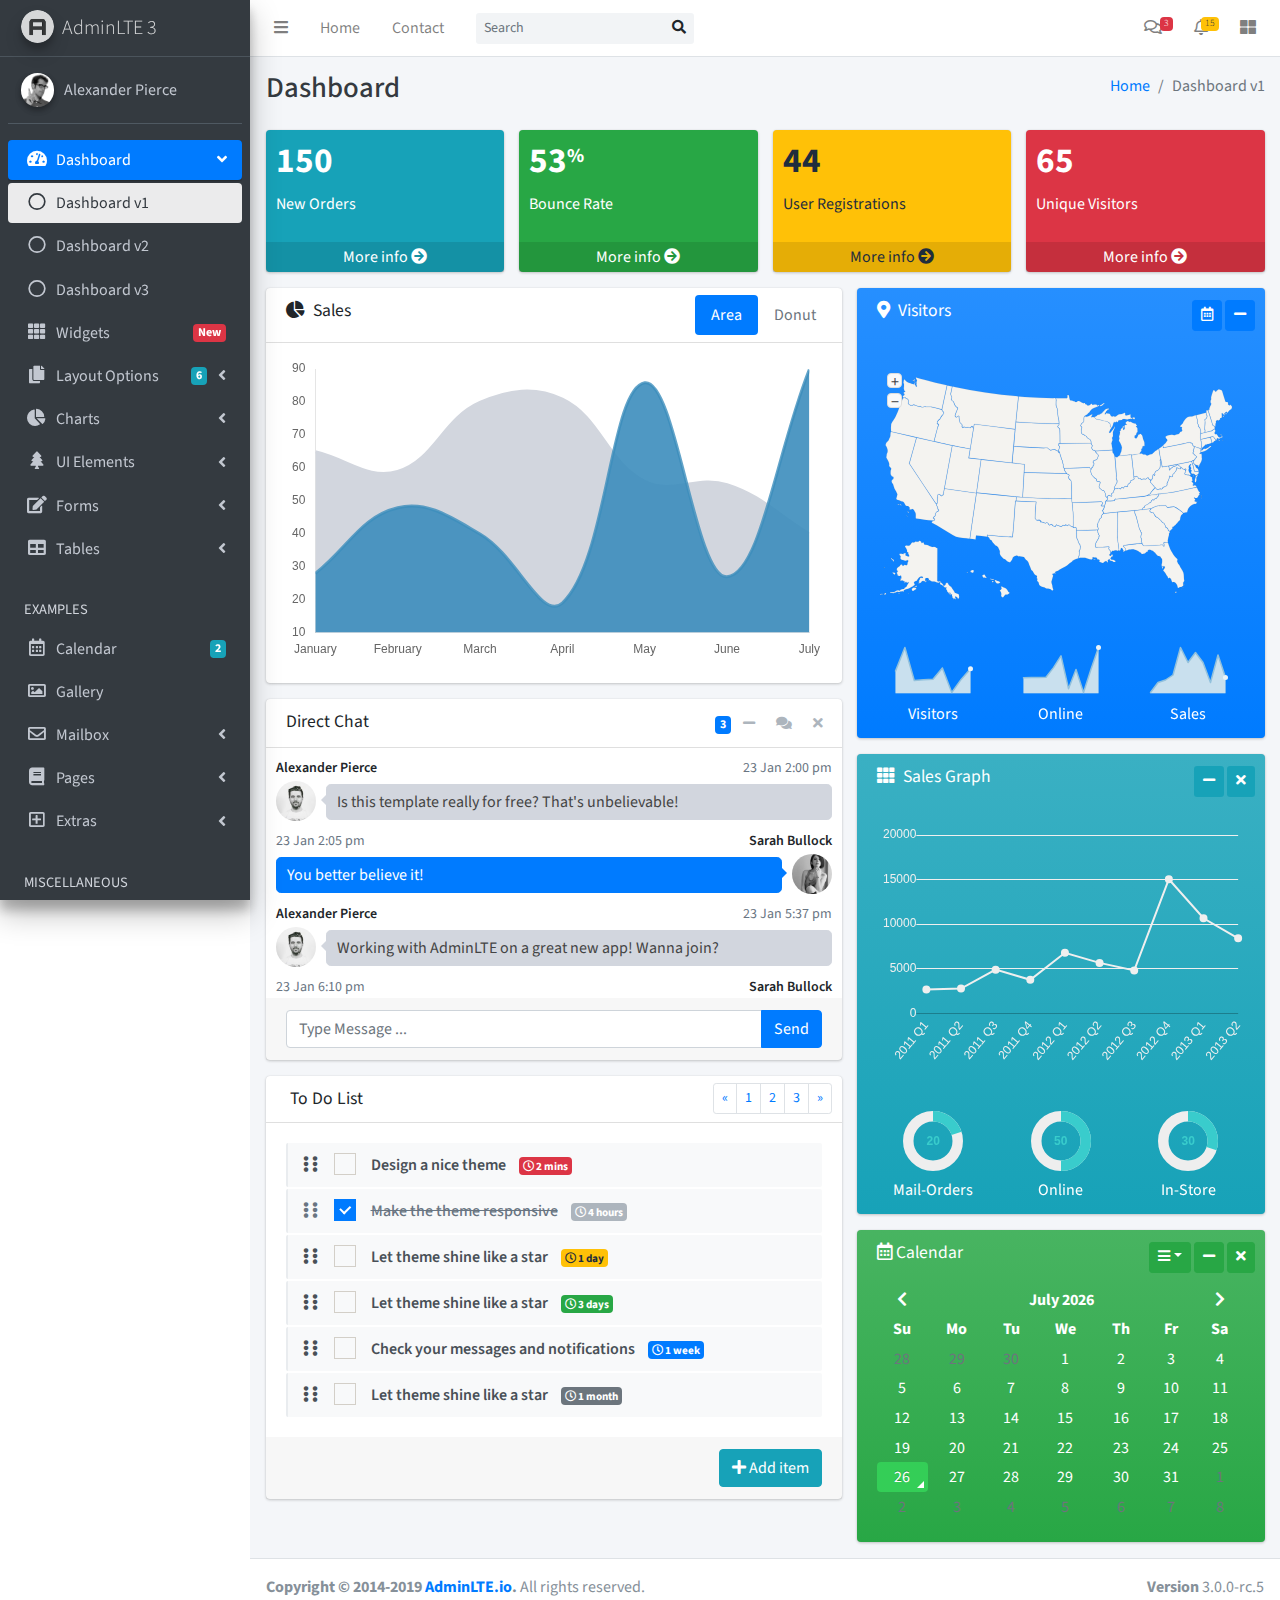
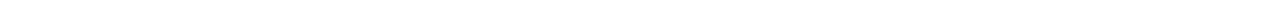
<file: _template/AdminLTE-3.0.0-rc.5/index.html>
<!DOCTYPE html>
<html>
<head>
  <meta charset="utf-8">
  <meta http-equiv="X-UA-Compatible" content="IE=edge">
  <title>AdminLTE 3 | Dashboard</title>
  <!-- Tell the browser to be responsive to screen width -->
  <meta name="viewport" content="width=device-width, initial-scale=1">
  <!-- Font Awesome -->
  <link rel="stylesheet" href="plugins/fontawesome-free/css/all.min.css">
  <!-- Ionicons -->
  <link rel="stylesheet" href="https://code.ionicframework.com/ionicons/2.0.1/css/ionicons.min.css">
  <!-- Tempusdominus Bbootstrap 4 -->
  <link rel="stylesheet" href="plugins/tempusdominus-bootstrap-4/css/tempusdominus-bootstrap-4.min.css">
  <!-- iCheck -->
  <link rel="stylesheet" href="plugins/icheck-bootstrap/icheck-bootstrap.min.css">
  <!-- JQVMap -->
  <link rel="stylesheet" href="plugins/jqvmap/jqvmap.min.css">
  <!-- Theme style -->
  <link rel="stylesheet" href="dist/css/adminlte.min.css">
  <!-- overlayScrollbars -->
  <link rel="stylesheet" href="plugins/overlayScrollbars/css/OverlayScrollbars.min.css">
  <!-- Daterange picker -->
  <link rel="stylesheet" href="plugins/daterangepicker/daterangepicker.css">
  <!-- summernote -->
  <link rel="stylesheet" href="plugins/summernote/summernote-bs4.css">
  <!-- Google Font: Source Sans Pro -->
  <link href="https://fonts.googleapis.com/css?family=Source+Sans+Pro:300,400,400i,700" rel="stylesheet">
</head>
<body class="hold-transition sidebar-mini layout-fixed">
<div class="wrapper">

  <!-- Navbar -->
  <nav class="main-header navbar navbar-expand navbar-white navbar-light">
    <!-- Left navbar links -->
    <ul class="navbar-nav">
      <li class="nav-item">
        <a class="nav-link" data-widget="pushmenu" href="#"><i class="fas fa-bars"></i></a>
      </li>
      <li class="nav-item d-none d-sm-inline-block">
        <a href="index3.html" class="nav-link">Home</a>
      </li>
      <li class="nav-item d-none d-sm-inline-block">
        <a href="#" class="nav-link">Contact</a>
      </li>
    </ul>

    <!-- SEARCH FORM -->
    <form class="form-inline ml-3">
      <div class="input-group input-group-sm">
        <input class="form-control form-control-navbar" type="search" placeholder="Search" aria-label="Search">
        <div class="input-group-append">
          <button class="btn btn-navbar" type="submit">
            <i class="fas fa-search"></i>
          </button>
        </div>
      </div>
    </form>

    <!-- Right navbar links -->
    <ul class="navbar-nav ml-auto">
      <!-- Messages Dropdown Menu -->
      <li class="nav-item dropdown">
        <a class="nav-link" data-toggle="dropdown" href="#">
          <i class="far fa-comments"></i>
          <span class="badge badge-danger navbar-badge">3</span>
        </a>
        <div class="dropdown-menu dropdown-menu-lg dropdown-menu-right">
          <a href="#" class="dropdown-item">
            <!-- Message Start -->
            <div class="media">
              <img src="dist/img/user1-128x128.jpg" alt="User Avatar" class="img-size-50 mr-3 img-circle">
              <div class="media-body">
                <h3 class="dropdown-item-title">
                  Brad Diesel
                  <span class="float-right text-sm text-danger"><i class="fas fa-star"></i></span>
                </h3>
                <p class="text-sm">Call me whenever you can...</p>
                <p class="text-sm text-muted"><i class="far fa-clock mr-1"></i> 4 Hours Ago</p>
              </div>
            </div>
            <!-- Message End -->
          </a>
          <div class="dropdown-divider"></div>
          <a href="#" class="dropdown-item">
            <!-- Message Start -->
            <div class="media">
              <img src="dist/img/user8-128x128.jpg" alt="User Avatar" class="img-size-50 img-circle mr-3">
              <div class="media-body">
                <h3 class="dropdown-item-title">
                  John Pierce
                  <span class="float-right text-sm text-muted"><i class="fas fa-star"></i></span>
                </h3>
                <p class="text-sm">I got your message bro</p>
                <p class="text-sm text-muted"><i class="far fa-clock mr-1"></i> 4 Hours Ago</p>
              </div>
            </div>
            <!-- Message End -->
          </a>
          <div class="dropdown-divider"></div>
          <a href="#" class="dropdown-item">
            <!-- Message Start -->
            <div class="media">
              <img src="dist/img/user3-128x128.jpg" alt="User Avatar" class="img-size-50 img-circle mr-3">
              <div class="media-body">
                <h3 class="dropdown-item-title">
                  Nora Silvester
                  <span class="float-right text-sm text-warning"><i class="fas fa-star"></i></span>
                </h3>
                <p class="text-sm">The subject goes here</p>
                <p class="text-sm text-muted"><i class="far fa-clock mr-1"></i> 4 Hours Ago</p>
              </div>
            </div>
            <!-- Message End -->
          </a>
          <div class="dropdown-divider"></div>
          <a href="#" class="dropdown-item dropdown-footer">See All Messages</a>
        </div>
      </li>
      <!-- Notifications Dropdown Menu -->
      <li class="nav-item dropdown">
        <a class="nav-link" data-toggle="dropdown" href="#">
          <i class="far fa-bell"></i>
          <span class="badge badge-warning navbar-badge">15</span>
        </a>
        <div class="dropdown-menu dropdown-menu-lg dropdown-menu-right">
          <span class="dropdown-item dropdown-header">15 Notifications</span>
          <div class="dropdown-divider"></div>
          <a href="#" class="dropdown-item">
            <i class="fas fa-envelope mr-2"></i> 4 new messages
            <span class="float-right text-muted text-sm">3 mins</span>
          </a>
          <div class="dropdown-divider"></div>
          <a href="#" class="dropdown-item">
            <i class="fas fa-users mr-2"></i> 8 friend requests
            <span class="float-right text-muted text-sm">12 hours</span>
          </a>
          <div class="dropdown-divider"></div>
          <a href="#" class="dropdown-item">
            <i class="fas fa-file mr-2"></i> 3 new reports
            <span class="float-right text-muted text-sm">2 days</span>
          </a>
          <div class="dropdown-divider"></div>
          <a href="#" class="dropdown-item dropdown-footer">See All Notifications</a>
        </div>
      </li>
      <li class="nav-item">
        <a class="nav-link" data-widget="control-sidebar" data-slide="true" href="#">
          <i class="fas fa-th-large"></i>
        </a>
      </li>
    </ul>
  </nav>
  <!-- /.navbar -->

  <!-- Main Sidebar Container -->
  <aside class="main-sidebar sidebar-dark-primary elevation-4">
    <!-- Brand Logo -->
    <a href="index3.html" class="brand-link">
      <img src="dist/img/AdminLTELogo.png" alt="AdminLTE Logo" class="brand-image img-circle elevation-3"
           style="opacity: .8">
      <span class="brand-text font-weight-light">AdminLTE 3</span>
    </a>

    <!-- Sidebar -->
    <div class="sidebar">
      <!-- Sidebar user panel (optional) -->
      <div class="user-panel mt-3 pb-3 mb-3 d-flex">
        <div class="image">
          <img src="dist/img/user2-160x160.jpg" class="img-circle elevation-2" alt="User Image">
        </div>
        <div class="info">
          <a href="#" class="d-block">Alexander Pierce</a>
        </div>
      </div>

      <!-- Sidebar Menu -->
      <nav class="mt-2">
        <ul class="nav nav-pills nav-sidebar flex-column" data-widget="treeview" role="menu" data-accordion="false">
          <!-- Add icons to the links using the .nav-icon class
               with font-awesome or any other icon font library -->
          <li class="nav-item has-treeview menu-open">
            <a href="#" class="nav-link active">
              <i class="nav-icon fas fa-tachometer-alt"></i>
              <p>
                Dashboard
                <i class="right fas fa-angle-left"></i>
              </p>
            </a>
            <ul class="nav nav-treeview">
              <li class="nav-item">
                <a href="./index.html" class="nav-link active">
                  <i class="far fa-circle nav-icon"></i>
                  <p>Dashboard v1</p>
                </a>
              </li>
              <li class="nav-item">
                <a href="./index2.html" class="nav-link">
                  <i class="far fa-circle nav-icon"></i>
                  <p>Dashboard v2</p>
                </a>
              </li>
              <li class="nav-item">
                <a href="./index3.html" class="nav-link">
                  <i class="far fa-circle nav-icon"></i>
                  <p>Dashboard v3</p>
                </a>
              </li>
            </ul>
          </li>
          <li class="nav-item">
            <a href="pages/widgets.html" class="nav-link">
              <i class="nav-icon fas fa-th"></i>
              <p>
                Widgets
                <span class="right badge badge-danger">New</span>
              </p>
            </a>
          </li>
          <li class="nav-item has-treeview">
            <a href="#" class="nav-link">
              <i class="nav-icon fas fa-copy"></i>
              <p>
                Layout Options
                <i class="fas fa-angle-left right"></i>
                <span class="badge badge-info right">6</span>
              </p>
            </a>
            <ul class="nav nav-treeview">
              <li class="nav-item">
                <a href="pages/layout/top-nav.html" class="nav-link">
                  <i class="far fa-circle nav-icon"></i>
                  <p>Top Navigation</p>
                </a>
              </li>
              <li class="nav-item">
                <a href="pages/layout/boxed.html" class="nav-link">
                  <i class="far fa-circle nav-icon"></i>
                  <p>Boxed</p>
                </a>
              </li>
              <li class="nav-item">
                <a href="pages/layout/fixed-sidebar.html" class="nav-link">
                  <i class="far fa-circle nav-icon"></i>
                  <p>Fixed Sidebar</p>
                </a>
              </li>
              <li class="nav-item">
                <a href="pages/layout/fixed-topnav.html" class="nav-link">
                  <i class="far fa-circle nav-icon"></i>
                  <p>Fixed Navbar</p>
                </a>
              </li>
              <li class="nav-item">
                <a href="pages/layout/fixed-footer.html" class="nav-link">
                  <i class="far fa-circle nav-icon"></i>
                  <p>Fixed Footer</p>
                </a>
              </li>
              <li class="nav-item">
                <a href="pages/layout/collapsed-sidebar.html" class="nav-link">
                  <i class="far fa-circle nav-icon"></i>
                  <p>Collapsed Sidebar</p>
                </a>
              </li>
            </ul>
          </li>
          <li class="nav-item has-treeview">
            <a href="#" class="nav-link">
              <i class="nav-icon fas fa-chart-pie"></i>
              <p>
                Charts
                <i class="right fas fa-angle-left"></i>
              </p>
            </a>
            <ul class="nav nav-treeview">
              <li class="nav-item">
                <a href="pages/charts/chartjs.html" class="nav-link">
                  <i class="far fa-circle nav-icon"></i>
                  <p>ChartJS</p>
                </a>
              </li>
              <li class="nav-item">
                <a href="pages/charts/flot.html" class="nav-link">
                  <i class="far fa-circle nav-icon"></i>
                  <p>Flot</p>
                </a>
              </li>
              <li class="nav-item">
                <a href="pages/charts/inline.html" class="nav-link">
                  <i class="far fa-circle nav-icon"></i>
                  <p>Inline</p>
                </a>
              </li>
            </ul>
          </li>
          <li class="nav-item has-treeview">
            <a href="#" class="nav-link">
              <i class="nav-icon fas fa-tree"></i>
              <p>
                UI Elements
                <i class="fas fa-angle-left right"></i>
              </p>
            </a>
            <ul class="nav nav-treeview">
              <li class="nav-item">
                <a href="pages/UI/general.html" class="nav-link">
                  <i class="far fa-circle nav-icon"></i>
                  <p>General</p>
                </a>
              </li>
              <li class="nav-item">
                <a href="pages/UI/icons.html" class="nav-link">
                  <i class="far fa-circle nav-icon"></i>
                  <p>Icons</p>
                </a>
              </li>
              <li class="nav-item">
                <a href="pages/UI/buttons.html" class="nav-link">
                  <i class="far fa-circle nav-icon"></i>
                  <p>Buttons</p>
                </a>
              </li>
              <li class="nav-item">
                <a href="pages/UI/sliders.html" class="nav-link">
                  <i class="far fa-circle nav-icon"></i>
                  <p>Sliders</p>
                </a>
              </li>
              <li class="nav-item">
                <a href="pages/UI/modals.html" class="nav-link">
                  <i class="far fa-circle nav-icon"></i>
                  <p>Modals & Alerts</p>
                </a>
              </li>
              <li class="nav-item">
                <a href="pages/UI/navbar.html" class="nav-link">
                  <i class="far fa-circle nav-icon"></i>
                  <p>Navbar & Tabs</p>
                </a>
              </li>
              <li class="nav-item">
                <a href="pages/UI/timeline.html" class="nav-link">
                  <i class="far fa-circle nav-icon"></i>
                  <p>Timeline</p>
                </a>
              </li>
              <li class="nav-item">
                <a href="pages/UI/ribbons.html" class="nav-link">
                  <i class="far fa-circle nav-icon"></i>
                  <p>Ribbons</p>
                </a>
              </li>
            </ul>
          </li>
          <li class="nav-item has-treeview">
            <a href="#" class="nav-link">
              <i class="nav-icon fas fa-edit"></i>
              <p>
                Forms
                <i class="fas fa-angle-left right"></i>
              </p>
            </a>
            <ul class="nav nav-treeview">
              <li class="nav-item">
                <a href="pages/forms/general.html" class="nav-link">
                  <i class="far fa-circle nav-icon"></i>
                  <p>General Elements</p>
                </a>
              </li>
              <li class="nav-item">
                <a href="pages/forms/advanced.html" class="nav-link">
                  <i class="far fa-circle nav-icon"></i>
                  <p>Advanced Elements</p>
                </a>
              </li>
              <li class="nav-item">
                <a href="pages/forms/editors.html" class="nav-link">
                  <i class="far fa-circle nav-icon"></i>
                  <p>Editors</p>
                </a>
              </li>
            </ul>
          </li>
          <li class="nav-item has-treeview">
            <a href="#" class="nav-link">
              <i class="nav-icon fas fa-table"></i>
              <p>
                Tables
                <i class="fas fa-angle-left right"></i>
              </p>
            </a>
            <ul class="nav nav-treeview">
              <li class="nav-item">
                <a href="pages/tables/simple.html" class="nav-link">
                  <i class="far fa-circle nav-icon"></i>
                  <p>Simple Tables</p>
                </a>
              </li>
              <li class="nav-item">
                <a href="pages/tables/data.html" class="nav-link">
                  <i class="far fa-circle nav-icon"></i>
                  <p>DataTables</p>
                </a>
              </li>
              <li class="nav-item">
                <a href="pages/tables/jsgrid.html" class="nav-link">
                  <i class="far fa-circle nav-icon"></i>
                  <p>jsGrid</p>
                </a>
              </li>
            </ul>
          </li>
          <li class="nav-header">EXAMPLES</li>
          <li class="nav-item">
            <a href="pages/calendar.html" class="nav-link">
              <i class="nav-icon far fa-calendar-alt"></i>
              <p>
                Calendar
                <span class="badge badge-info right">2</span>
              </p>
            </a>
          </li>
          <li class="nav-item">
            <a href="pages/gallery.html" class="nav-link">
              <i class="nav-icon far fa-image"></i>
              <p>
                Gallery
              </p>
            </a>
          </li>
          <li class="nav-item has-treeview">
            <a href="#" class="nav-link">
              <i class="nav-icon far fa-envelope"></i>
              <p>
                Mailbox
                <i class="fas fa-angle-left right"></i>
              </p>
            </a>
            <ul class="nav nav-treeview">
              <li class="nav-item">
                <a href="pages/mailbox/mailbox.html" class="nav-link">
                  <i class="far fa-circle nav-icon"></i>
                  <p>Inbox</p>
                </a>
              </li>
              <li class="nav-item">
                <a href="pages/mailbox/compose.html" class="nav-link">
                  <i class="far fa-circle nav-icon"></i>
                  <p>Compose</p>
                </a>
              </li>
              <li class="nav-item">
                <a href="pages/mailbox/read-mail.html" class="nav-link">
                  <i class="far fa-circle nav-icon"></i>
                  <p>Read</p>
                </a>
              </li>
            </ul>
          </li>
          <li class="nav-item has-treeview">
            <a href="#" class="nav-link">
              <i class="nav-icon fas fa-book"></i>
              <p>
                Pages
                <i class="fas fa-angle-left right"></i>
              </p>
            </a>
            <ul class="nav nav-treeview">
              <li class="nav-item">
                <a href="pages/examples/invoice.html" class="nav-link">
                  <i class="far fa-circle nav-icon"></i>
                  <p>Invoice</p>
                </a>
              </li>
              <li class="nav-item">
                <a href="pages/examples/profile.html" class="nav-link">
                  <i class="far fa-circle nav-icon"></i>
                  <p>Profile</p>
                </a>
              </li>
              <li class="nav-item">
                <a href="pages/examples/e_commerce.html" class="nav-link">
                  <i class="far fa-circle nav-icon"></i>
                  <p>E-commerce</p>
                </a>
              </li>
              <li class="nav-item">
                <a href="pages/examples/projects.html" class="nav-link">
                  <i class="far fa-circle nav-icon"></i>
                  <p>Projects</p>
                </a>
              </li>
              <li class="nav-item">
                <a href="pages/examples/project_add.html" class="nav-link">
                  <i class="far fa-circle nav-icon"></i>
                  <p>Project Add</p>
                </a>
              </li>
              <li class="nav-item">
                <a href="pages/examples/project_edit.html" class="nav-link">
                  <i class="far fa-circle nav-icon"></i>
                  <p>Project Edit</p>
                </a>
              </li>
              <li class="nav-item">
                <a href="pages/examples/project_detail.html" class="nav-link">
                  <i class="far fa-circle nav-icon"></i>
                  <p>Project Detail</p>
                </a>
              </li>
              <li class="nav-item">
                <a href="pages/examples/contacts.html" class="nav-link">
                  <i class="far fa-circle nav-icon"></i>
                  <p>Contacts</p>
                </a>
              </li>
            </ul>
          </li>
          <li class="nav-item has-treeview">
            <a href="#" class="nav-link">
              <i class="nav-icon far fa-plus-square"></i>
              <p>
                Extras
                <i class="fas fa-angle-left right"></i>
              </p>
            </a>
            <ul class="nav nav-treeview">
              <li class="nav-item">
                <a href="pages/examples/login.html" class="nav-link">
                  <i class="far fa-circle nav-icon"></i>
                  <p>Login</p>
                </a>
              </li>
              <li class="nav-item">
                <a href="pages/examples/register.html" class="nav-link">
                  <i class="far fa-circle nav-icon"></i>
                  <p>Register</p>
                </a>
              </li>
              <li class="nav-item">
                <a href="pages/examples/lockscreen.html" class="nav-link">
                  <i class="far fa-circle nav-icon"></i>
                  <p>Lockscreen</p>
                </a>
              </li>
              <li class="nav-item">
                <a href="pages/examples/legacy-user-menu.html" class="nav-link">
                  <i class="far fa-circle nav-icon"></i>
                  <p>Legacy User Menu</p>
                </a>
              </li>
              <li class="nav-item">
                <a href="pages/examples/language-menu.html" class="nav-link">
                  <i class="far fa-circle nav-icon"></i>
                  <p>Language Menu</p>
                </a>
              </li>
              <li class="nav-item">
                <a href="pages/examples/404.html" class="nav-link">
                  <i class="far fa-circle nav-icon"></i>
                  <p>Error 404</p>
                </a>
              </li>
              <li class="nav-item">
                <a href="pages/examples/500.html" class="nav-link">
                  <i class="far fa-circle nav-icon"></i>
                  <p>Error 500</p>
                </a>
              </li>
              <li class="nav-item">
                <a href="pages/examples/pace.html" class="nav-link">
                  <i class="far fa-circle nav-icon"></i>
                  <p>Pace</p>
                </a>
              </li>
              <li class="nav-item">
                <a href="pages/examples/blank.html" class="nav-link">
                  <i class="far fa-circle nav-icon"></i>
                  <p>Blank Page</p>
                </a>
              </li>
              <li class="nav-item">
                <a href="starter.html" class="nav-link">
                  <i class="far fa-circle nav-icon"></i>
                  <p>Starter Page</p>
                </a>
              </li>
            </ul>
          </li>
          <li class="nav-header">MISCELLANEOUS</li>
          <li class="nav-item">
            <a href="https://adminlte.io/docs/3.0" class="nav-link">
              <i class="nav-icon fas fa-file"></i>
              <p>Documentation</p>
            </a>
          </li>
          <li class="nav-header">MULTI LEVEL EXAMPLE</li>
          <li class="nav-item">
            <a href="#" class="nav-link">
              <i class="fas fa-circle nav-icon"></i>
              <p>Level 1</p>
            </a>
          </li>
          <li class="nav-item has-treeview">
            <a href="#" class="nav-link">
              <i class="nav-icon fas fa-circle"></i>
              <p>
                Level 1
                <i class="right fas fa-angle-left"></i>
              </p>
            </a>
            <ul class="nav nav-treeview">
              <li class="nav-item">
                <a href="#" class="nav-link">
                  <i class="far fa-circle nav-icon"></i>
                  <p>Level 2</p>
                </a>
              </li>
              <li class="nav-item has-treeview">
                <a href="#" class="nav-link">
                  <i class="far fa-circle nav-icon"></i>
                  <p>
                    Level 2
                    <i class="right fas fa-angle-left"></i>
                  </p>
                </a>
                <ul class="nav nav-treeview">
                  <li class="nav-item">
                    <a href="#" class="nav-link">
                      <i class="far fa-dot-circle nav-icon"></i>
                      <p>Level 3</p>
                    </a>
                  </li>
                  <li class="nav-item">
                    <a href="#" class="nav-link">
                      <i class="far fa-dot-circle nav-icon"></i>
                      <p>Level 3</p>
                    </a>
                  </li>
                  <li class="nav-item">
                    <a href="#" class="nav-link">
                      <i class="far fa-dot-circle nav-icon"></i>
                      <p>Level 3</p>
                    </a>
                  </li>
                </ul>
              </li>
              <li class="nav-item">
                <a href="#" class="nav-link">
                  <i class="far fa-circle nav-icon"></i>
                  <p>Level 2</p>
                </a>
              </li>
            </ul>
          </li>
          <li class="nav-item">
            <a href="#" class="nav-link">
              <i class="fas fa-circle nav-icon"></i>
              <p>Level 1</p>
            </a>
          </li>
          <li class="nav-header">LABELS</li>
          <li class="nav-item">
            <a href="#" class="nav-link">
              <i class="nav-icon far fa-circle text-danger"></i>
              <p class="text">Important</p>
            </a>
          </li>
          <li class="nav-item">
            <a href="#" class="nav-link">
              <i class="nav-icon far fa-circle text-warning"></i>
              <p>Warning</p>
            </a>
          </li>
          <li class="nav-item">
            <a href="#" class="nav-link">
              <i class="nav-icon far fa-circle text-info"></i>
              <p>Informational</p>
            </a>
          </li>
        </ul>
      </nav>
      <!-- /.sidebar-menu -->
    </div>
    <!-- /.sidebar -->
  </aside>

  <!-- Content Wrapper. Contains page content -->
  <div class="content-wrapper">
    <!-- Content Header (Page header) -->
    <div class="content-header">
      <div class="container-fluid">
        <div class="row mb-2">
          <div class="col-sm-6">
            <h1 class="m-0 text-dark">Dashboard</h1>
          </div><!-- /.col -->
          <div class="col-sm-6">
            <ol class="breadcrumb float-sm-right">
              <li class="breadcrumb-item"><a href="#">Home</a></li>
              <li class="breadcrumb-item active">Dashboard v1</li>
            </ol>
          </div><!-- /.col -->
        </div><!-- /.row -->
      </div><!-- /.container-fluid -->
    </div>
    <!-- /.content-header -->

    <!-- Main content -->
    <section class="content">
      <div class="container-fluid">
        <!-- Small boxes (Stat box) -->
        <div class="row">
          <div class="col-lg-3 col-6">
            <!-- small box -->
            <div class="small-box bg-info">
              <div class="inner">
                <h3>150</h3>

                <p>New Orders</p>
              </div>
              <div class="icon">
                <i class="ion ion-bag"></i>
              </div>
              <a href="#" class="small-box-footer">More info <i class="fas fa-arrow-circle-right"></i></a>
            </div>
          </div>
          <!-- ./col -->
          <div class="col-lg-3 col-6">
            <!-- small box -->
            <div class="small-box bg-success">
              <div class="inner">
                <h3>53<sup style="font-size: 20px">%</sup></h3>

                <p>Bounce Rate</p>
              </div>
              <div class="icon">
                <i class="ion ion-stats-bars"></i>
              </div>
              <a href="#" class="small-box-footer">More info <i class="fas fa-arrow-circle-right"></i></a>
            </div>
          </div>
          <!-- ./col -->
          <div class="col-lg-3 col-6">
            <!-- small box -->
            <div class="small-box bg-warning">
              <div class="inner">
                <h3>44</h3>

                <p>User Registrations</p>
              </div>
              <div class="icon">
                <i class="ion ion-person-add"></i>
              </div>
              <a href="#" class="small-box-footer">More info <i class="fas fa-arrow-circle-right"></i></a>
            </div>
          </div>
          <!-- ./col -->
          <div class="col-lg-3 col-6">
            <!-- small box -->
            <div class="small-box bg-danger">
              <div class="inner">
                <h3>65</h3>

                <p>Unique Visitors</p>
              </div>
              <div class="icon">
                <i class="ion ion-pie-graph"></i>
              </div>
              <a href="#" class="small-box-footer">More info <i class="fas fa-arrow-circle-right"></i></a>
            </div>
          </div>
          <!-- ./col -->
        </div>
        <!-- /.row -->
        <!-- Main row -->
        <div class="row">
          <!-- Left col -->
          <section class="col-lg-7 connectedSortable">
            <!-- Custom tabs (Charts with tabs)-->
            <div class="card">
              <div class="card-header">
                <h3 class="card-title">
                  <i class="fas fa-chart-pie mr-1"></i>
                  Sales
                </h3>
                <div class="card-tools">
                  <ul class="nav nav-pills ml-auto">
                    <li class="nav-item">
                      <a class="nav-link active" href="#revenue-chart" data-toggle="tab">Area</a>
                    </li>
                    <li class="nav-item">
                      <a class="nav-link" href="#sales-chart" data-toggle="tab">Donut</a>
                    </li>
                  </ul>
                </div>
              </div><!-- /.card-header -->
              <div class="card-body">
                <div class="tab-content p-0">
                  <!-- Morris chart - Sales -->
                  <div class="chart tab-pane active" id="revenue-chart"
                       style="position: relative; height: 300px;">
                      <canvas id="revenue-chart-canvas" height="300" style="height: 300px;"></canvas>                         
                   </div>
                  <div class="chart tab-pane" id="sales-chart" style="position: relative; height: 300px;">
                    <canvas id="sales-chart-canvas" height="300" style="height: 300px;"></canvas>                         
                  </div>  
                </div>
              </div><!-- /.card-body -->
            </div>
            <!-- /.card -->

            <!-- DIRECT CHAT -->
            <div class="card direct-chat direct-chat-primary">
              <div class="card-header">
                <h3 class="card-title">Direct Chat</h3>

                <div class="card-tools">
                  <span data-toggle="tooltip" title="3 New Messages" class="badge badge-primary">3</span>
                  <button type="button" class="btn btn-tool" data-card-widget="collapse">
                    <i class="fas fa-minus"></i>
                  </button>
                  <button type="button" class="btn btn-tool" data-toggle="tooltip" title="Contacts"
                          data-widget="chat-pane-toggle">
                    <i class="fas fa-comments"></i>
                  </button>
                  <button type="button" class="btn btn-tool" data-card-widget="remove"><i class="fas fa-times"></i>
                  </button>
                </div>
              </div>
              <!-- /.card-header -->
              <div class="card-body">
                <!-- Conversations are loaded here -->
                <div class="direct-chat-messages">
                  <!-- Message. Default to the left -->
                  <div class="direct-chat-msg">
                    <div class="direct-chat-infos clearfix">
                      <span class="direct-chat-name float-left">Alexander Pierce</span>
                      <span class="direct-chat-timestamp float-right">23 Jan 2:00 pm</span>
                    </div>
                    <!-- /.direct-chat-infos -->
                    <img class="direct-chat-img" src="dist/img/user1-128x128.jpg" alt="message user image">
                    <!-- /.direct-chat-img -->
                    <div class="direct-chat-text">
                      Is this template really for free? That's unbelievable!
                    </div>
                    <!-- /.direct-chat-text -->
                  </div>
                  <!-- /.direct-chat-msg -->

                  <!-- Message to the right -->
                  <div class="direct-chat-msg right">
                    <div class="direct-chat-infos clearfix">
                      <span class="direct-chat-name float-right">Sarah Bullock</span>
                      <span class="direct-chat-timestamp float-left">23 Jan 2:05 pm</span>
                    </div>
                    <!-- /.direct-chat-infos -->
                    <img class="direct-chat-img" src="dist/img/user3-128x128.jpg" alt="message user image">
                    <!-- /.direct-chat-img -->
                    <div class="direct-chat-text">
                      You better believe it!
                    </div>
                    <!-- /.direct-chat-text -->
                  </div>
                  <!-- /.direct-chat-msg -->

                  <!-- Message. Default to the left -->
                  <div class="direct-chat-msg">
                    <div class="direct-chat-infos clearfix">
                      <span class="direct-chat-name float-left">Alexander Pierce</span>
                      <span class="direct-chat-timestamp float-right">23 Jan 5:37 pm</span>
                    </div>
                    <!-- /.direct-chat-infos -->
                    <img class="direct-chat-img" src="dist/img/user1-128x128.jpg" alt="message user image">
                    <!-- /.direct-chat-img -->
                    <div class="direct-chat-text">
                      Working with AdminLTE on a great new app! Wanna join?
                    </div>
                    <!-- /.direct-chat-text -->
                  </div>
                  <!-- /.direct-chat-msg -->

                  <!-- Message to the right -->
                  <div class="direct-chat-msg right">
                    <div class="direct-chat-infos clearfix">
                      <span class="direct-chat-name float-right">Sarah Bullock</span>
                      <span class="direct-chat-timestamp float-left">23 Jan 6:10 pm</span>
                    </div>
                    <!-- /.direct-chat-infos -->
                    <img class="direct-chat-img" src="dist/img/user3-128x128.jpg" alt="message user image">
                    <!-- /.direct-chat-img -->
                    <div class="direct-chat-text">
                      I would love to.
                    </div>
                    <!-- /.direct-chat-text -->
                  </div>
                  <!-- /.direct-chat-msg -->

                </div>
                <!--/.direct-chat-messages-->

                <!-- Contacts are loaded here -->
                <div class="direct-chat-contacts">
                  <ul class="contacts-list">
                    <li>
                      <a href="#">
                        <img class="contacts-list-img" src="dist/img/user1-128x128.jpg">

                        <div class="contacts-list-info">
                          <span class="contacts-list-name">
                            Count Dracula
                            <small class="contacts-list-date float-right">2/28/2015</small>
                          </span>
                          <span class="contacts-list-msg">How have you been? I was...</span>
                        </div>
                        <!-- /.contacts-list-info -->
                      </a>
                    </li>
                    <!-- End Contact Item -->
                    <li>
                      <a href="#">
                        <img class="contacts-list-img" src="dist/img/user7-128x128.jpg">

                        <div class="contacts-list-info">
                          <span class="contacts-list-name">
                            Sarah Doe
                            <small class="contacts-list-date float-right">2/23/2015</small>
                          </span>
                          <span class="contacts-list-msg">I will be waiting for...</span>
                        </div>
                        <!-- /.contacts-list-info -->
                      </a>
                    </li>
                    <!-- End Contact Item -->
                    <li>
                      <a href="#">
                        <img class="contacts-list-img" src="dist/img/user3-128x128.jpg">

                        <div class="contacts-list-info">
                          <span class="contacts-list-name">
                            Nadia Jolie
                            <small class="contacts-list-date float-right">2/20/2015</small>
                          </span>
                          <span class="contacts-list-msg">I'll call you back at...</span>
                        </div>
                        <!-- /.contacts-list-info -->
                      </a>
                    </li>
                    <!-- End Contact Item -->
                    <li>
                      <a href="#">
                        <img class="contacts-list-img" src="dist/img/user5-128x128.jpg">

                        <div class="contacts-list-info">
                          <span class="contacts-list-name">
                            Nora S. Vans
                            <small class="contacts-list-date float-right">2/10/2015</small>
                          </span>
                          <span class="contacts-list-msg">Where is your new...</span>
                        </div>
                        <!-- /.contacts-list-info -->
                      </a>
                    </li>
                    <!-- End Contact Item -->
                    <li>
                      <a href="#">
                        <img class="contacts-list-img" src="dist/img/user6-128x128.jpg">

                        <div class="contacts-list-info">
                          <span class="contacts-list-name">
                            John K.
                            <small class="contacts-list-date float-right">1/27/2015</small>
                          </span>
                          <span class="contacts-list-msg">Can I take a look at...</span>
                        </div>
                        <!-- /.contacts-list-info -->
                      </a>
                    </li>
                    <!-- End Contact Item -->
                    <li>
                      <a href="#">
                        <img class="contacts-list-img" src="dist/img/user8-128x128.jpg">

                        <div class="contacts-list-info">
                          <span class="contacts-list-name">
                            Kenneth M.
                            <small class="contacts-list-date float-right">1/4/2015</small>
                          </span>
                          <span class="contacts-list-msg">Never mind I found...</span>
                        </div>
                        <!-- /.contacts-list-info -->
                      </a>
                    </li>
                    <!-- End Contact Item -->
                  </ul>
                  <!-- /.contacts-list -->
                </div>
                <!-- /.direct-chat-pane -->
              </div>
              <!-- /.card-body -->
              <div class="card-footer">
                <form action="#" method="post">
                  <div class="input-group">
                    <input type="text" name="message" placeholder="Type Message ..." class="form-control">
                    <span class="input-group-append">
                      <button type="button" class="btn btn-primary">Send</button>
                    </span>
                  </div>
                </form>
              </div>
              <!-- /.card-footer-->
            </div>
            <!--/.direct-chat -->

            <!-- TO DO List -->
            <div class="card">
              <div class="card-header">
                <h3 class="card-title">
                  <i class="ion ion-clipboard mr-1"></i>
                  To Do List
                </h3>

                <div class="card-tools">
                  <ul class="pagination pagination-sm">
                    <li class="page-item"><a href="#" class="page-link">&laquo;</a></li>
                    <li class="page-item"><a href="#" class="page-link">1</a></li>
                    <li class="page-item"><a href="#" class="page-link">2</a></li>
                    <li class="page-item"><a href="#" class="page-link">3</a></li>
                    <li class="page-item"><a href="#" class="page-link">&raquo;</a></li>
                  </ul>
                </div>
              </div>
              <!-- /.card-header -->
              <div class="card-body">
                <ul class="todo-list" data-widget="todo-list">
                  <li>
                    <!-- drag handle -->
                    <span class="handle">
                      <i class="fas fa-ellipsis-v"></i>
                      <i class="fas fa-ellipsis-v"></i>
                    </span>
                    <!-- checkbox -->
                    <div  class="icheck-primary d-inline ml-2">
                      <input type="checkbox" value="" name="todo1" id="todoCheck1">
                      <label for="todoCheck1"></label>
                    </div>
                    <!-- todo text -->
                    <span class="text">Design a nice theme</span>
                    <!-- Emphasis label -->
                    <small class="badge badge-danger"><i class="far fa-clock"></i> 2 mins</small>
                    <!-- General tools such as edit or delete-->
                    <div class="tools">
                      <i class="fas fa-edit"></i>
                      <i class="fas fa-trash-o"></i>
                    </div>
                  </li>
                  <li>
                    <span class="handle">
                      <i class="fas fa-ellipsis-v"></i>
                      <i class="fas fa-ellipsis-v"></i>
                    </span>
                    <div  class="icheck-primary d-inline ml-2">
                      <input type="checkbox" value="" name="todo2" id="todoCheck2" checked>
                      <label for="todoCheck2"></label>
                    </div>
                    <span class="text">Make the theme responsive</span>
                    <small class="badge badge-info"><i class="far fa-clock"></i> 4 hours</small>
                    <div class="tools">
                      <i class="fas fa-edit"></i>
                      <i class="fas fa-trash-o"></i>
                    </div>
                  </li>
                  <li>
                    <span class="handle">
                      <i class="fas fa-ellipsis-v"></i>
                      <i class="fas fa-ellipsis-v"></i>
                    </span>
                    <div  class="icheck-primary d-inline ml-2">
                      <input type="checkbox" value="" name="todo3" id="todoCheck3">
                      <label for="todoCheck3"></label>
                    </div>
                    <span class="text">Let theme shine like a star</span>
                    <small class="badge badge-warning"><i class="far fa-clock"></i> 1 day</small>
                    <div class="tools">
                      <i class="fas fa-edit"></i>
                      <i class="fas fa-trash-o"></i>
                    </div>
                  </li>
                  <li>
                    <span class="handle">
                      <i class="fas fa-ellipsis-v"></i>
                      <i class="fas fa-ellipsis-v"></i>
                    </span>
                    <div  class="icheck-primary d-inline ml-2">
                      <input type="checkbox" value="" name="todo4" id="todoCheck4">
                      <label for="todoCheck4"></label>
                    </div>
                    <span class="text">Let theme shine like a star</span>
                    <small class="badge badge-success"><i class="far fa-clock"></i> 3 days</small>
                    <div class="tools">
                      <i class="fas fa-edit"></i>
                      <i class="fas fa-trash-o"></i>
                    </div>
                  </li>
                  <li>
                    <span class="handle">
                      <i class="fas fa-ellipsis-v"></i>
                      <i class="fas fa-ellipsis-v"></i>
                    </span>
                    <div  class="icheck-primary d-inline ml-2">
                      <input type="checkbox" value="" name="todo5" id="todoCheck5">
                      <label for="todoCheck5"></label>
                    </div>
                    <span class="text">Check your messages and notifications</span>
                    <small class="badge badge-primary"><i class="far fa-clock"></i> 1 week</small>
                    <div class="tools">
                      <i class="fas fa-edit"></i>
                      <i class="fas fa-trash-o"></i>
                    </div>
                  </li>
                  <li>
                    <span class="handle">
                      <i class="fas fa-ellipsis-v"></i>
                      <i class="fas fa-ellipsis-v"></i>
                    </span>
                    <div  class="icheck-primary d-inline ml-2">
                      <input type="checkbox" value="" name="todo6" id="todoCheck6">
                      <label for="todoCheck6"></label>
                    </div>
                    <span class="text">Let theme shine like a star</span>
                    <small class="badge badge-secondary"><i class="far fa-clock"></i> 1 month</small>
                    <div class="tools">
                      <i class="fas fa-edit"></i>
                      <i class="fas fa-trash-o"></i>
                    </div>
                  </li>
                </ul>
              </div>
              <!-- /.card-body -->
              <div class="card-footer clearfix">
                <button type="button" class="btn btn-info float-right"><i class="fas fa-plus"></i> Add item</button>
              </div>
            </div>
            <!-- /.card -->
          </section>
          <!-- /.Left col -->
          <!-- right col (We are only adding the ID to make the widgets sortable)-->
          <section class="col-lg-5 connectedSortable">

            <!-- Map card -->
            <div class="card bg-gradient-primary">
              <div class="card-header border-0">
                <h3 class="card-title">
                  <i class="fas fa-map-marker-alt mr-1"></i>
                  Visitors
                </h3>
                <!-- card tools -->
                <div class="card-tools">
                  <button type="button"
                          class="btn btn-primary btn-sm daterange"
                          data-toggle="tooltip"
                          title="Date range">
                    <i class="far fa-calendar-alt"></i>
                  </button>
                  <button type="button"
                          class="btn btn-primary btn-sm"
                          data-card-widget="collapse"
                          data-toggle="tooltip"
                          title="Collapse">
                    <i class="fas fa-minus"></i>
                  </button>
                </div>
                <!-- /.card-tools -->
              </div>
              <div class="card-body">
                <div id="world-map" style="height: 250px; width: 100%;"></div>
              </div>
              <!-- /.card-body-->
              <div class="card-footer bg-transparent">
                <div class="row">
                  <div class="col-4 text-center">
                    <div id="sparkline-1"></div>
                    <div class="text-white">Visitors</div>
                  </div>
                  <!-- ./col -->
                  <div class="col-4 text-center">
                    <div id="sparkline-2"></div>
                    <div class="text-white">Online</div>
                  </div>
                  <!-- ./col -->
                  <div class="col-4 text-center">
                    <div id="sparkline-3"></div>
                    <div class="text-white">Sales</div>
                  </div>
                  <!-- ./col -->
                </div>
                <!-- /.row -->
              </div>
            </div>
            <!-- /.card -->

            <!-- solid sales graph -->
            <div class="card bg-gradient-info">
              <div class="card-header border-0">
                <h3 class="card-title">
                  <i class="fas fa-th mr-1"></i>
                  Sales Graph
                </h3>

                <div class="card-tools">
                  <button type="button" class="btn bg-info btn-sm" data-card-widget="collapse">
                    <i class="fas fa-minus"></i>
                  </button>
                  <button type="button" class="btn bg-info btn-sm" data-card-widget="remove">
                    <i class="fas fa-times"></i>
                  </button>
                </div>
              </div>
              <div class="card-body">
                <canvas class="chart" id="line-chart" style="min-height: 250px; height: 250px; max-height: 250px; max-width: 100%;"></canvas>
              </div>
              <!-- /.card-body -->
              <div class="card-footer bg-transparent">
                <div class="row">
                  <div class="col-4 text-center">
                    <input type="text" class="knob" data-readonly="true" value="20" data-width="60" data-height="60"
                           data-fgColor="#39CCCC">

                    <div class="text-white">Mail-Orders</div>
                  </div>
                  <!-- ./col -->
                  <div class="col-4 text-center">
                    <input type="text" class="knob" data-readonly="true" value="50" data-width="60" data-height="60"
                           data-fgColor="#39CCCC">

                    <div class="text-white">Online</div>
                  </div>
                  <!-- ./col -->
                  <div class="col-4 text-center">
                    <input type="text" class="knob" data-readonly="true" value="30" data-width="60" data-height="60"
                           data-fgColor="#39CCCC">

                    <div class="text-white">In-Store</div>
                  </div>
                  <!-- ./col -->
                </div>
                <!-- /.row -->
              </div>
              <!-- /.card-footer -->
            </div>
            <!-- /.card -->

            <!-- Calendar -->
            <div class="card bg-gradient-success">
              <div class="card-header border-0">

                <h3 class="card-title">
                  <i class="far fa-calendar-alt"></i>
                  Calendar
                </h3>
                <!-- tools card -->
                <div class="card-tools">
                  <!-- button with a dropdown -->
                  <div class="btn-group">
                    <button type="button" class="btn btn-success btn-sm dropdown-toggle" data-toggle="dropdown">
                      <i class="fas fa-bars"></i></button>
                    <div class="dropdown-menu float-right" role="menu">
                      <a href="#" class="dropdown-item">Add new event</a>
                      <a href="#" class="dropdown-item">Clear events</a>
                      <div class="dropdown-divider"></div>
                      <a href="#" class="dropdown-item">View calendar</a>
                    </div>
                  </div>
                  <button type="button" class="btn btn-success btn-sm" data-card-widget="collapse">
                    <i class="fas fa-minus"></i>
                  </button>
                  <button type="button" class="btn btn-success btn-sm" data-card-widget="remove">
                    <i class="fas fa-times"></i>
                  </button>
                </div>
                <!-- /. tools -->
              </div>
              <!-- /.card-header -->
              <div class="card-body pt-0">
                <!--The calendar -->
                <div id="calendar" style="width: 100%"></div>
              </div>
              <!-- /.card-body -->
            </div>
            <!-- /.card -->
          </section>
          <!-- right col -->
        </div>
        <!-- /.row (main row) -->
      </div><!-- /.container-fluid -->
    </section>
    <!-- /.content -->
  </div>
  <!-- /.content-wrapper -->
  <footer class="main-footer">
    <strong>Copyright &copy; 2014-2019 <a href="http://adminlte.io">AdminLTE.io</a>.</strong>
    All rights reserved.
    <div class="float-right d-none d-sm-inline-block">
      <b>Version</b> 3.0.0-rc.5
    </div>
  </footer>

  <!-- Control Sidebar -->
  <aside class="control-sidebar control-sidebar-dark">
    <!-- Control sidebar content goes here -->
  </aside>
  <!-- /.control-sidebar -->
</div>
<!-- ./wrapper -->

<!-- jQuery -->
<script src="plugins/jquery/jquery.min.js"></script>
<!-- jQuery UI 1.11.4 -->
<script src="plugins/jquery-ui/jquery-ui.min.js"></script>
<!-- Resolve conflict in jQuery UI tooltip with Bootstrap tooltip -->
<script>
  $.widget.bridge('uibutton', $.ui.button)
</script>
<!-- Bootstrap 4 -->
<script src="plugins/bootstrap/js/bootstrap.bundle.min.js"></script>
<!-- ChartJS -->
<script src="plugins/chart.js/Chart.min.js"></script>
<!-- Sparkline -->
<script src="plugins/sparklines/sparkline.js"></script>
<!-- JQVMap -->
<script src="plugins/jqvmap/jquery.vmap.min.js"></script>
<script src="plugins/jqvmap/maps/jquery.vmap.usa.js"></script>
<!-- jQuery Knob Chart -->
<script src="plugins/jquery-knob/jquery.knob.min.js"></script>
<!-- daterangepicker -->
<script src="plugins/moment/moment.min.js"></script>
<script src="plugins/daterangepicker/daterangepicker.js"></script>
<!-- Tempusdominus Bootstrap 4 -->
<script src="plugins/tempusdominus-bootstrap-4/js/tempusdominus-bootstrap-4.min.js"></script>
<!-- Summernote -->
<script src="plugins/summernote/summernote-bs4.min.js"></script>
<!-- overlayScrollbars -->
<script src="plugins/overlayScrollbars/js/jquery.overlayScrollbars.min.js"></script>
<!-- AdminLTE App -->
<script src="dist/js/adminlte.js"></script>
<!-- AdminLTE dashboard demo (This is only for demo purposes) -->
<script src="dist/js/pages/dashboard.js"></script>
<!-- AdminLTE for demo purposes -->
<script src="dist/js/demo.js"></script>
</body>
</html>
</file>
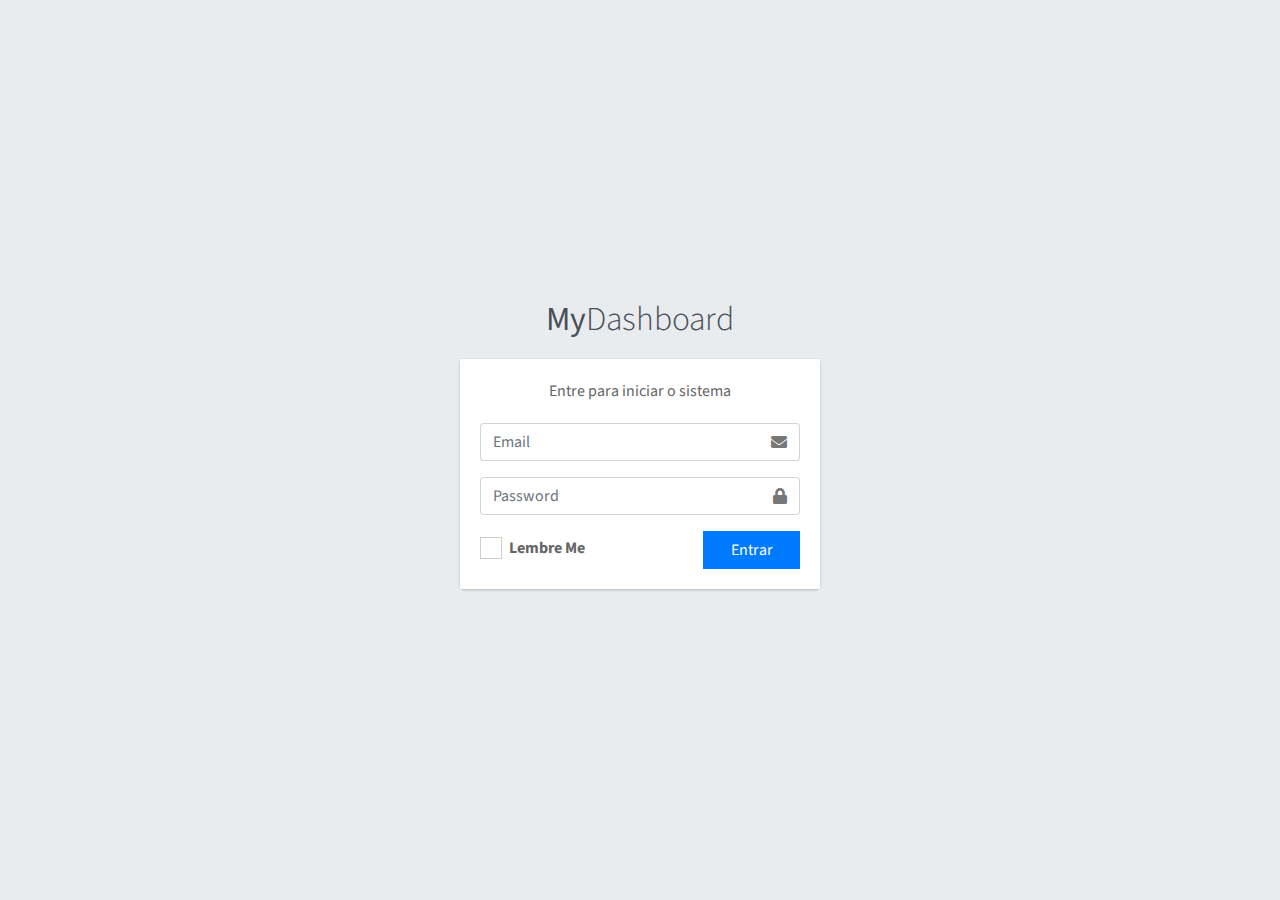
<file: login.html>
<!DOCTYPE html>
<html lang="pt-br">
<head>
  <meta charset="utf-8">
  <meta http-equiv="X-UA-Compatible" content="IE=edge">
  <title>My Dashboard login</title>
  <!-- Tell the browser to be responsive to screen width -->
  <meta name="viewport" content="width=device-width, initial-scale=1">

  <!-- Font Awesome -->
  <link rel="stylesheet" href="assets/css/all.min.css">
  <!-- Ionicons -->
  <link rel="stylesheet" href="assets/css/ionicons.min.css">
  <!-- icheck bootstrap -->
  <link rel="stylesheet" href="assets/css/icheck-bootstrap.min.css">
  <!-- Theme style -->
  <link rel="stylesheet" href="assets/css/adminlte.min.css">
  <!-- Google Font: Source Sans Pro -->
  <link href="https://fonts.googleapis.com/css?family=Source+Sans+Pro:300,400,400i,700" rel="stylesheet">

  <link href="assets/css/toastr.min.css" rel="stylesheet"/>
  <link rel="stylesheet" href="assets/css/style.css">





</head>
<body class="hold-transition login-page">
<div class="login-box">
  <div class="login-logo">
    <a href="../../index2.html"><b>My</b>Dashboard</a>
  </div>
  <!-- /.login-logo -->
  <div class="card">
    <div class="card-body login-card-body">
      <p class="login-box-msg">Entre para iniciar o sistema</p>

      <form action="../../index3.html" method="post">
        <div class="input-group mb-3">
          <input id= 'email' type="email" class="form-control" placeholder="Email">
          <div class="input-group-append">
            <div class="input-group-text">
              <span class="fas fa-envelope"></span>
            </div>
          </div>
        </div>
        <div class="input-group mb-3">
          <input id='senha' type="password" class="form-control" placeholder="Password">
          <div class="input-group-append">
            <div class="input-group-text">
              <span class="fas fa-lock"></span>
            </div>
          </div>
        </div>
        <div class="row">
          <div class="col-8">
            <div class="icheck-primary">
              <input type="checkbox" id="lembreme">
              <label for="lembreme">
                Lembre Me
              </label>
            </div>
          </div>
          <!-- /.col -->
          <div class="col-4">
            <button type="submit" class="btn btn-primary btn-block btn-flat" onclick="login()">Entrar</button>
          </div>
          <!-- /.col -->
        </div>
      </form>
    </div>
    <!-- /.login-card-body -->
  </div>
</div>
<!-- /.login-box -->

<!-- jQuery -->
<script src="assets/js/jquery.min.js"></script>
<!-- Bootstrap 4 -->
<script src="assets/js/bundle.min.js"></script>
<!-- AdminLTE App -->
<script src="assets/js/adminlte.min.js"></script>
<script src="assets/js/login.js"></script>
<script src="assets/js/toastr.min.js"></script>



   

</body>
</html>
</file>
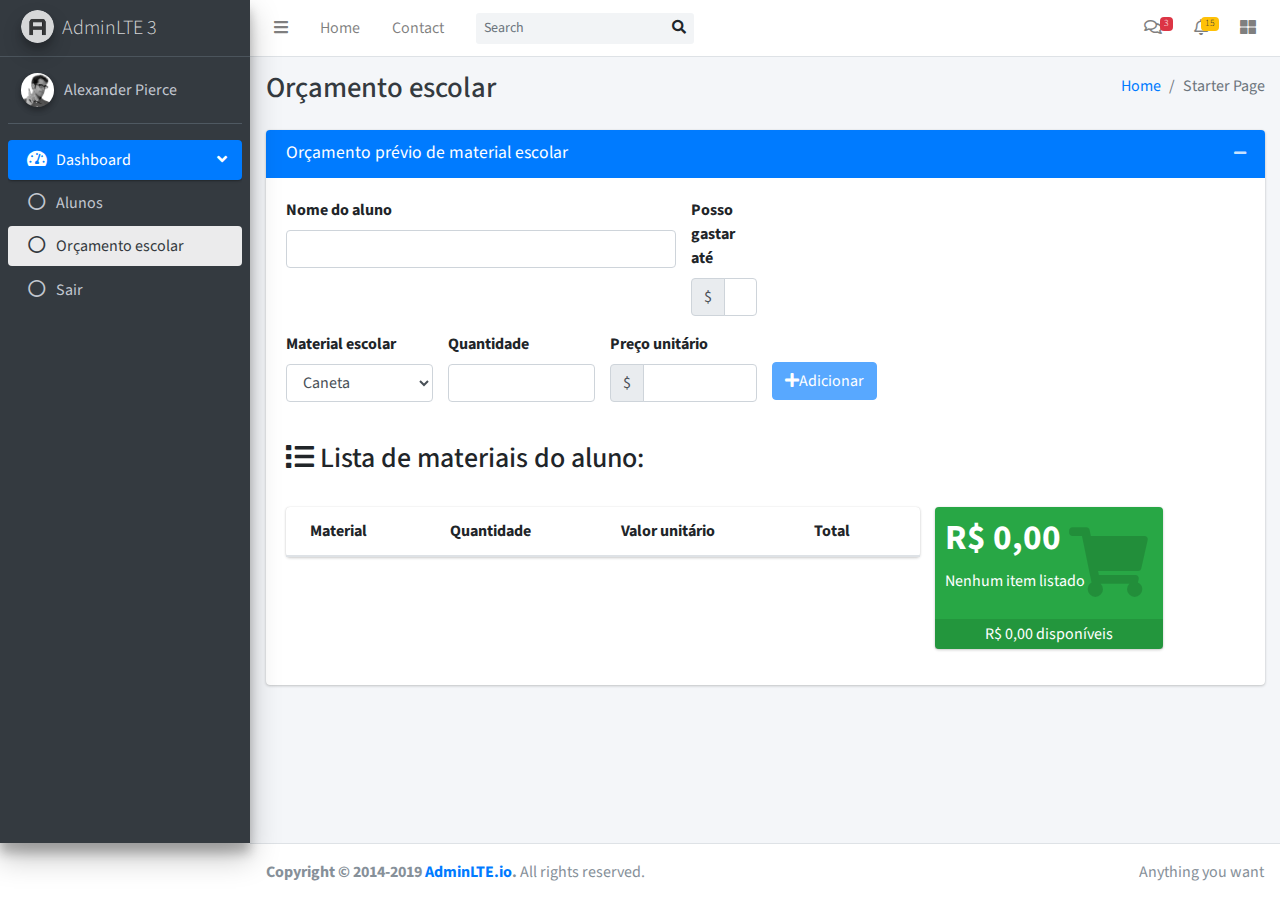
<file: pages/orcamento.html>
<!DOCTYPE html>
<html lang="pt-br">

<head>
    <meta charset="UTF-8">
    <meta name="viewport" content="width=device-width, initial-scale=1.0">
    <meta http-equiv="X-UA-Compatible" content="ie=edge">
    <title>My Dashboard</title>

    <!-- Font Awesome Icons -->
    <link rel="stylesheet" href="../assets/css/fontawesome-free.css">
    <!-- Theme style -->
    <link rel="stylesheet" href="../assets/css/adminlte.min.css">
    <!-- Google Font: Source Sans Pro -->
    <link href="https://fonts.googleapis.com/css?family=Source+Sans+Pro:300,400,400i,700" rel="stylesheet">
    <link rel="stylesheet" href="../assets/css/toastr.min.css">
    <link rel="stylesheet" href="../assets/css/style.css">

</head>

<body class="hold-transition sidebar-mini">
    <div class="wrapper">

        <!--#region Navbar-->
        <nav class="main-header navbar navbar-expand navbar-white navbar-light">
            <!-- Left navbar links -->
            <ul class="navbar-nav">
                <li class="nav-item">
                    <a class="nav-link" data-widget="pushmenu" href="#"><i class="fas fa-bars"></i></a>
                </li>
                <li class="nav-item d-none d-sm-inline-block">
                    <a href="index3.html" class="nav-link">Home</a>
                </li>
                <li class="nav-item d-none d-sm-inline-block">
                    <a href="#" class="nav-link">Contact</a>
                </li>
            </ul>

            <!-- SEARCH FORM -->
            <form class="form-inline ml-3">
                <div class="input-group input-group-sm">
                    <input class="form-control form-control-navbar" type="search" placeholder="Search"
                        aria-label="Search">
                    <div class="input-group-append">
                        <button class="btn btn-navbar" type="submit">
                            <i class="fas fa-search"></i>
                        </button>
                    </div>
                </div>
            </form>

            <!-- Right navbar links -->
            <ul class="navbar-nav ml-auto">
                <!-- Messages Dropdown Menu -->
                <li class="nav-item dropdown">
                    <a class="nav-link" data-toggle="dropdown" href="#">
                        <i class="far fa-comments"></i>
                        <span class="badge badge-danger navbar-badge">3</span>
                    </a>
                    <div class="dropdown-menu dropdown-menu-lg dropdown-menu-right">
                        <a href="#" class="dropdown-item">
                            <!-- Message Start -->
                            <div class="media">
                                <img src="../_template/AdminLTE-3.0.0-rc.5/dist/img/user1-128x128.jpg" alt="User Avatar"
                                    class="img-size-50 mr-3 img-circle">
                                <div class="media-body">
                                    <h3 class="dropdown-item-title">
                                        Brad Diesel
                                        <span class="float-right text-sm text-danger"><i class="fas fa-star"></i></span>
                                    </h3>
                                    <p class="text-sm">Call me whenever you can...</p>
                                    <p class="text-sm text-muted"><i class="far fa-clock mr-1"></i> 4 Hours Ago</p>
                                </div>
                            </div>
                            <!-- Message End -->
                        </a>
                        <div class="dropdown-divider"></div>
                        <a href="#" class="dropdown-item">
                            <!-- Message Start -->
                            <div class="media">
                                <img src="../_template/AdminLTE-3.0.0-rc.5/dist/img/user8-128x128.jpg" alt="User Avatar"
                                    class="img-size-50 img-circle mr-3">
                                <div class="media-body">
                                    <h3 class="dropdown-item-title">
                                        John Pierce
                                        <span class="float-right text-sm text-muted"><i class="fas fa-star"></i></span>
                                    </h3>
                                    <p class="text-sm">I got your message bro</p>
                                    <p class="text-sm text-muted"><i class="far fa-clock mr-1"></i> 4 Hours Ago</p>
                                </div>
                            </div>
                            <!-- Message End -->
                        </a>
                        <div class="dropdown-divider"></div>
                        <a href="#" class="dropdown-item">
                            <!-- Message Start -->
                            <div class="media">
                                <img src="../_template/AdminLTE-3.0.0-rc.5/dist/img/user3-128x128.jpg" alt="User Avatar"
                                    class="img-size-50 img-circle mr-3">
                                <div class="media-body">
                                    <h3 class="dropdown-item-title">
                                        Nora Silvester
                                        <span class="float-right text-sm text-warning"><i
                                                class="fas fa-star"></i></span>
                                    </h3>
                                    <p class="text-sm">The subject goes here</p>
                                    <p class="text-sm text-muted"><i class="far fa-clock mr-1"></i> 4 Hours Ago</p>
                                </div>
                            </div>
                            <!-- Message End -->
                        </a>
                        <div class="dropdown-divider"></div>
                        <a href="#" class="dropdown-item dropdown-footer">See All Messages</a>
                    </div>
                </li>
                <!-- Notifications Dropdown Menu -->
                <li class="nav-item dropdown">
                    <a class="nav-link" data-toggle="dropdown" href="#">
                        <i class="far fa-bell"></i>
                        <span class="badge badge-warning navbar-badge">15</span>
                    </a>
                    <div class="dropdown-menu dropdown-menu-lg dropdown-menu-right">
                        <span class="dropdown-header">15 Notifications</span>
                        <div class="dropdown-divider"></div>
                        <a href="#" class="dropdown-item">
                            <i class="fas fa-envelope mr-2"></i> 4 new messages
                            <span class="float-right text-muted text-sm">3 mins</span>
                        </a>
                        <div class="dropdown-divider"></div>
                        <a href="#" class="dropdown-item">
                            <i class="fas fa-users mr-2"></i> 8 friend requests
                            <span class="float-right text-muted text-sm">12 hours</span>
                        </a>
                        <div class="dropdown-divider"></div>
                        <a href="#" class="dropdown-item">
                            <i class="fas fa-file mr-2"></i> 3 new reports
                            <span class="float-right text-muted text-sm">2 days</span>
                        </a>
                        <div class="dropdown-divider"></div>
                        <a href="#" class="dropdown-item dropdown-footer">See All Notifications</a>
                    </div>
                </li>
                <li class="nav-item">
                    <a class="nav-link" data-widget="control-sidebar" data-slide="true" href="#"><i
                            class="fas fa-th-large"></i></a>
                </li>
            </ul>
        </nav>
        <!--#endregion-->

        <!--#region Main Sidebar Container -->
        <aside class="main-sidebar sidebar-dark-primary elevation-4">
            <!-- Brand Logo -->
            <a href="index3.html" class="brand-link">
                <img src="../_template/AdminLTE-3.0.0-rc.5/dist/img/AdminLTELogo.png" alt="AdminLTE Logo" class="brand-image img-circle elevation-3"
                    style="opacity: .8">
                <span class="brand-text font-weight-light">AdminLTE 3</span>
            </a>

            <!-- Sidebar -->
            <div class="sidebar">
                <!-- Sidebar user panel (optional) -->
                <div class="user-panel mt-3 pb-3 mb-3 d-flex">
                    <div class="image">
                        <img src="../_template/AdminLTE-3.0.0-rc.5/dist/img/user2-160x160.jpg" class="img-circle elevation-2" alt="User Image">
                    </div>
                    <div class="info">
                        <a href="#" class="d-block">Alexander Pierce</a>
                    </div>
                </div>

                <!-- Sidebar Menu -->
                <nav class="mt-2">
                    <ul class="nav nav-pills nav-sidebar flex-column" data-widget="treeview" role="menu"
                        data-accordion="false">
                        <!-- Add icons to the links using the .nav-icon class
                             with font-awesome or any other icon font library -->
                        <li class="nav-item has-treeview menu-open">
                            <a href="#" class="nav-link active">
                                <i class="nav-icon fas fa-tachometer-alt"></i>
                                <p>
                                    Dashboard
                                    <i class="right fas fa-angle-left"></i>
                                </p>
                            </a>
                            <ul class="nav nav-treeview">
                                <li class="nav-item">
                                    <a href="../pages/alunos.html" class="nav-link">
                                        <i class="far fa-circle nav-icon"></i>
                                        <p>Alunos</p>
                                    </a>
                                </li>
                                <li class="nav-item">
                                    <a href="#" class="nav-link active">
                                        <i class="far fa-circle nav-icon"></i>
                                        <p>Orçamento escolar</p>
                                    </a>
                                </li>
                                <li class="nav-item">
                                    <a href="../login.html" class="nav-link">
                                        <i class="far fa-circle nav-icon"></i>
                                        <p>Sair</p>
                                    </a>
                                </li>
                            </ul>
                        </li>
                    </ul>
                </nav>
                <!-- /.sidebar-menu -->
            </div>
            <!-- /.sidebar -->
        </aside>
        <!--#endregion-->
        <!--#region conteudo da pagina -->
        <div class="content-wrapper">
            <!-- Content Header (Page header) -->
            <div class="content-header">
                <div class="container-fluid">
                    <div class="row mb-2">
                        <div class="col-sm-6">
                            <h1 class="m-0 text-dark">Orçamento escolar</h1>
                        </div><!-- /.col -->
                        <div class="col-sm-6">
                            <ol class="breadcrumb float-sm-right">
                                <li class="breadcrumb-item"><a href="#">Home</a></li>
                                <li class="breadcrumb-item active">Starter Page</li>
                            </ol>
                        </div><!-- /.col -->
                    </div><!-- /.row -->
                </div><!-- /.container-fluid -->
            </div>
            <!-- /.content-header -->

            <!-- Main content -->
            <div class="content">
                <div class="container-fluid">

                    <div class="row">
                        <div class="col-md-12">
                            <div class="card card-primary">
                                <div class="card-header">
                                    <h3 class="card-title">Orçamento prévio de material escolar</h3>

                                    <div class="card-tools">
                                        <button type="button" class="btn btn-tool" data-card-widget="collapse"><i
                                                class="fas fa-minus"></i>
                                        </button>
                                    </div>
                                    <!-- /.card-tools -->
                                </div>
                                <!-- /.card-header -->
                                <div class="card-body">
                                    <form id='formAdicionarAluno'>
                                        <div class="row">
                                            <div class="col-sm-12 col-md-4 col-lg-5">
                                                <div class="form-group">
                                                    <label for="nomeAluno">Nome do aluno</label>
                                                    <input id="nomeAluno" type="text" class="form-control" required>
                                                </div>
                                            </div>
                                            <div class="col-sm-12 col-md-2 col-lg-1">
                                                <!-- nome do aluno -->
                                                <div class="form-group">
                                                    <label for="possoGastar">Posso gastar até</label>
                                                    <div class="input-group">
                                                        <div class="input-group-prepend">
                                                            <span class="input-group-text">$</span>
                                                        </div>
                                                        <input id="possoGastar" type="number" class="form-control"
                                                            onfocusout="habilitarBotao()" required>
                                                    </div>
                                                </div>
                                            </div>


                                        </div>
                                        <div class="row">
                                            <div class="col-sm-12 col-md-2 col-lg-2">
                                                <div class="form-group">
                                                    <label>Material escolar</label>
                                                    <select id="materialEscolar" class="form-control">                                                       
                                                    </select>
                                                </div>
                                            </div>
                                            <div class="col-sm-12 col-md-2 col-lg-2">
                                                <div class="form-group">
                                                    <label for="Quantidade">Quantidade</label>
                                                    <input id="Quantidade" type="number" class="form-control" required>
                                                </div>
                                            </div>
                                            <div class="col-sm-12 col-md-2 col-lg-2">
                                                <div class="form-group">
                                                    <label for="precoUnitario">Preço unitário</label>
                                                    <div class="input-group">
                                                        <div class="input-group-prepend">
                                                            <span class="input-group-text">$</span>
                                                        </div>
                                                        <input id="precoUnitario" type="number" class="form-control"
                                                            required>
                                                    </div>
                                                </div>
                                            </div>
                                            <div class="col-sm-12 col-md-3 col-lg-3">
                                                <!-- botao -->
                                                <div class="form-group pt-30">
                                                    <button id="botaoAdicionar" type="button" class="btn btn-primary"
                                                        onclick="adicionarMaterial()" disabled>
                                                        <i class="fas fa-plus"></i>Adicionar
                                                    </button>
                                                </div>
                                            </div>
                                        </div>
                                        <div class="row">
                                            <div class="col-12">
                                                <br>
                                                <h3><i class="fas fa-list"></i><span id="nomeAlunoTitulo">  Lista de materiais do aluno:</span></h3>
                                                <br>
                                            </div>
                                            <div class="col-8">
                                                <div class="card">
                                                    <div class="card-body table-responsive p-0">
                                                        <table id="listagemMateriais" class="table table-hover">
                                                            <thead>
                                                                <tr>
                                                                    <th>Material</th>
                                                                    <th>Quantidade</th>
                                                                    <th>Valor unitário</th>
                                                                    <th>Total</th>
                                                                </tr>
                                                            </thead>
                                                        </table>
                                                    </div>
                                                </div>
                                            </div>
                                            <div class="col-lg-3 col-6">
                                                <!-- small card -->
                                                <div id="cardCor" class="small-box bg-success">
                                                    <div class="inner">
                                                        <h3 id="totalGeral">R$ 0,00</h3>

                                                        <p id="quantidadeItensListados">Nenhum item listado</p>
                                                    </div>
                                                    <div class="icon">
                                                        <i class="fas fa-shopping-cart"></i>
                                                    </div>
                                                    <a href="#" class="small-box-footer">
                                                        <span id="totalDisponivel">R$ 0,00 disponíveis</span>

                                                    </a>
                                                </div>
                                            </div>
                                        </div>
                                    </form>
                                    <div class="col-12">

                                        <!-- /.card -->
                                    </div>
                                </div>
                            </div>
                            <!-- /.card-body -->
                        </div>
                    </div>
                </div>
                <div class="row">

                </div>

                <!-- /.row -->
            </div><!-- /.container-fluid -->
        </div>
        <!-- /.content -->
    </div>
    <!--#endregion-->

    <!-- #region Control Sidebar -->
    <aside class="control-sidebar control-sidebar-dark">
        <div class="p-3">
            <h5>Title</h5>
            <p>Sidebar content</p>
        </div>
    </aside>
    <!--#endregion -->

    <!--#region Footer -->
    <footer class="main-footer">
        <!-- To the right -->
        <div class="float-right d-none d-sm-inline">
            Anything you want
        </div>
        <!-- Default to the left -->
        <strong>Copyright &copy; 2014-2019 <a href="https://adminlte.io">AdminLTE.io</a>.</strong> All rights
        reserved.
    </footer>
    <!--#endregion -->
    </div>
    <!-- ./wrapper -->




    <!-- REQUIRED SCRIPTS -->

    <!-- jQuery -->
    <script src="../assets/js/jquery.min.js"></script>
    <!-- Bootstrap 4 -->
    <script src="../assets/js/bundle.min.js"></script>
    <!-- AdminLTE App -->
    <script src="../assets/js/adminlte.min.js"></script>
    <script src="../assets/js/jquery.validate.js"></script>
    <script src="../assets/js/alunos.js"></script>
    <script src="../assets/js/toastr.min.js"></script>
    <script src="../assets/js/orcamento.js"></script>
</body>

</html>
</file>
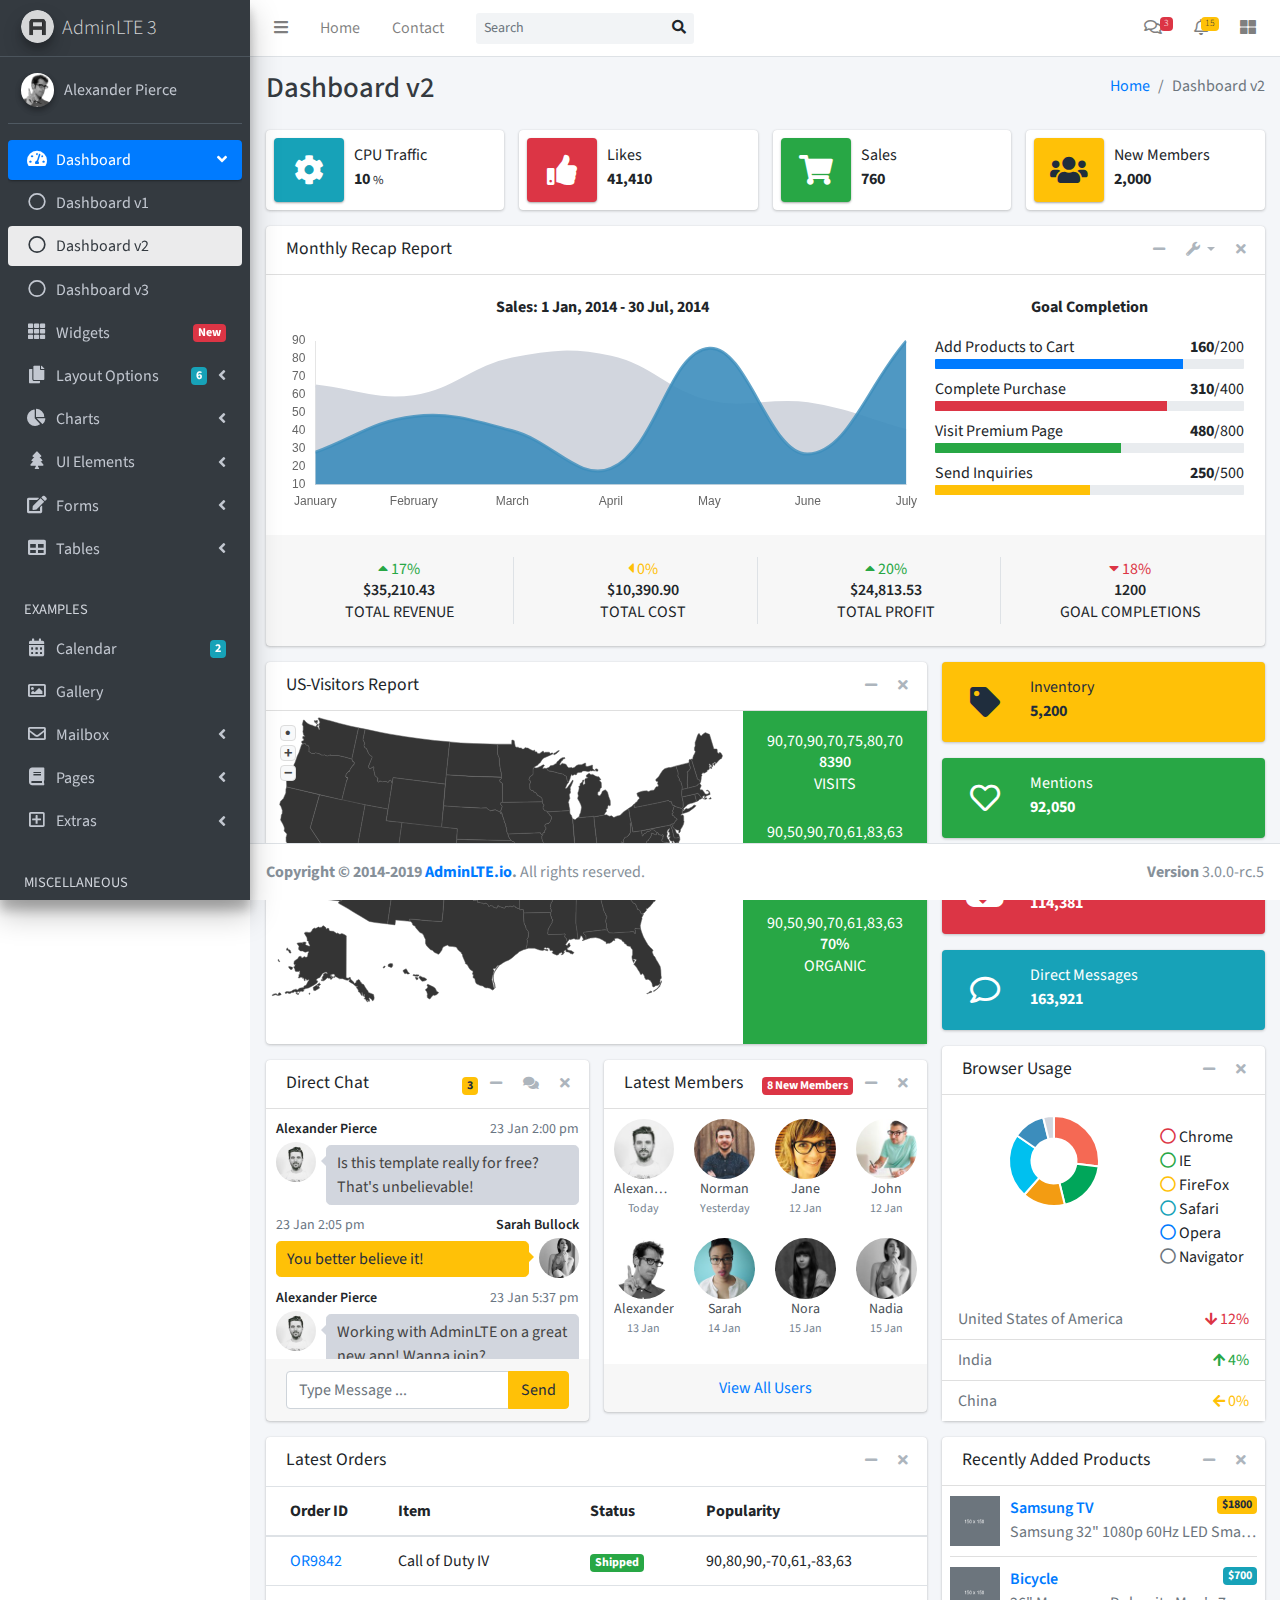
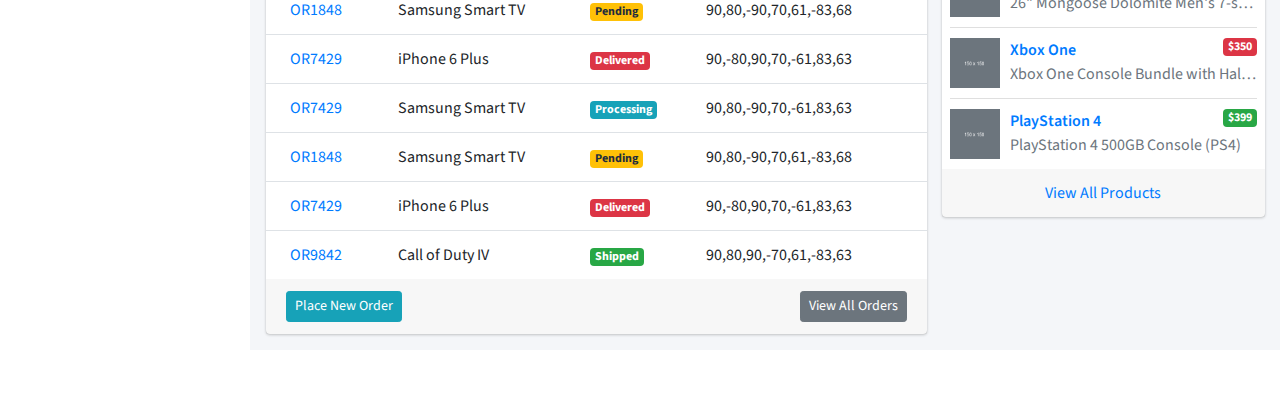
<file: _template/AdminLTE-3.0.0-rc.5/index2.html>
<!DOCTYPE html>
<html lang="en">
<head>
  <meta charset="utf-8">
  <meta name="viewport" content="width=device-width, initial-scale=1">
  <meta http-equiv="x-ua-compatible" content="ie=edge">

  <title>AdminLTE 3 | Dashboard 2</title>

  <!-- Font Awesome Icons -->
  <link rel="stylesheet" href="plugins/fontawesome-free/css/all.min.css">
  <!-- overlayScrollbars -->
  <link rel="stylesheet" href="plugins/overlayScrollbars/css/OverlayScrollbars.min.css">
  <!-- Theme style -->
  <link rel="stylesheet" href="dist/css/adminlte.min.css">
  <!-- Google Font: Source Sans Pro -->
  <link href="https://fonts.googleapis.com/css?family=Source+Sans+Pro:300,400,400i,700" rel="stylesheet">
</head>
<body class="hold-transition sidebar-mini layout-fixed layout-navbar-fixed layout-footer-fixed">
<div class="wrapper">
  <!-- Navbar -->
  <nav class="main-header navbar navbar-expand navbar-white navbar-light">
    <!-- Left navbar links -->
    <ul class="navbar-nav">
      <li class="nav-item">
        <a class="nav-link" data-widget="pushmenu" href="#"><i class="fas fa-bars"></i></a>
      </li>
      <li class="nav-item d-none d-sm-inline-block">
        <a href="index3.html" class="nav-link">Home</a>
      </li>
      <li class="nav-item d-none d-sm-inline-block">
        <a href="#" class="nav-link">Contact</a>
      </li>
    </ul>

    <!-- SEARCH FORM -->
    <form class="form-inline ml-3">
      <div class="input-group input-group-sm">
        <input class="form-control form-control-navbar" type="search" placeholder="Search" aria-label="Search">
        <div class="input-group-append">
          <button class="btn btn-navbar" type="submit">
            <i class="fas fa-search"></i>
          </button>
        </div>
      </div>
    </form>

    <!-- Right navbar links -->
    <ul class="navbar-nav ml-auto">
      <!-- Messages Dropdown Menu -->
      <li class="nav-item dropdown">
        <a class="nav-link" data-toggle="dropdown" href="#">
          <i class="far fa-comments"></i>
          <span class="badge badge-danger navbar-badge">3</span>
        </a>
        <div class="dropdown-menu dropdown-menu-lg dropdown-menu-right">
          <a href="#" class="dropdown-item">
            <!-- Message Start -->
            <div class="media">
              <img src="dist/img/user1-128x128.jpg" alt="User Avatar" class="img-size-50 mr-3 img-circle">
              <div class="media-body">
                <h3 class="dropdown-item-title">
                  Brad Diesel
                  <span class="float-right text-sm text-danger"><i class="fas fa-star"></i></span>
                </h3>
                <p class="text-sm">Call me whenever you can...</p>
                <p class="text-sm text-muted"><i class="far fa-clock mr-1"></i> 4 Hours Ago</p>
              </div>
            </div>
            <!-- Message End -->
          </a>
          <div class="dropdown-divider"></div>
          <a href="#" class="dropdown-item">
            <!-- Message Start -->
            <div class="media">
              <img src="dist/img/user8-128x128.jpg" alt="User Avatar" class="img-size-50 img-circle mr-3">
              <div class="media-body">
                <h3 class="dropdown-item-title">
                  John Pierce
                  <span class="float-right text-sm text-muted"><i class="fas fa-star"></i></span>
                </h3>
                <p class="text-sm">I got your message bro</p>
                <p class="text-sm text-muted"><i class="far fa-clock mr-1"></i> 4 Hours Ago</p>
              </div>
            </div>
            <!-- Message End -->
          </a>
          <div class="dropdown-divider"></div>
          <a href="#" class="dropdown-item">
            <!-- Message Start -->
            <div class="media">
              <img src="dist/img/user3-128x128.jpg" alt="User Avatar" class="img-size-50 img-circle mr-3">
              <div class="media-body">
                <h3 class="dropdown-item-title">
                  Nora Silvester
                  <span class="float-right text-sm text-warning"><i class="fas fa-star"></i></span>
                </h3>
                <p class="text-sm">The subject goes here</p>
                <p class="text-sm text-muted"><i class="far fa-clock mr-1"></i> 4 Hours Ago</p>
              </div>
            </div>
            <!-- Message End -->
          </a>
          <div class="dropdown-divider"></div>
          <a href="#" class="dropdown-item dropdown-footer">See All Messages</a>
        </div>
      </li>
      <!-- Notifications Dropdown Menu -->
      <li class="nav-item dropdown">
        <a class="nav-link" data-toggle="dropdown" href="#">
          <i class="far fa-bell"></i>
          <span class="badge badge-warning navbar-badge">15</span>
        </a>
        <div class="dropdown-menu dropdown-menu-lg dropdown-menu-right">
          <span class="dropdown-item dropdown-header">15 Notifications</span>
          <div class="dropdown-divider"></div>
          <a href="#" class="dropdown-item">
            <i class="fas fa-envelope mr-2"></i> 4 new messages
            <span class="float-right text-muted text-sm">3 mins</span>
          </a>
          <div class="dropdown-divider"></div>
          <a href="#" class="dropdown-item">
            <i class="fas fa-users mr-2"></i> 8 friend requests
            <span class="float-right text-muted text-sm">12 hours</span>
          </a>
          <div class="dropdown-divider"></div>
          <a href="#" class="dropdown-item">
            <i class="fas fa-file mr-2"></i> 3 new reports
            <span class="float-right text-muted text-sm">2 days</span>
          </a>
          <div class="dropdown-divider"></div>
          <a href="#" class="dropdown-item dropdown-footer">See All Notifications</a>
        </div>
      </li>
      <li class="nav-item">
        <a class="nav-link" data-widget="control-sidebar" data-slide="true" href="#"><i
            class="fas fa-th-large"></i></a>
      </li>
    </ul>
  </nav>
  <!-- /.navbar -->

  <!-- Main Sidebar Container -->
  <aside class="main-sidebar sidebar-dark-primary elevation-4">
    <!-- Brand Logo -->
    <a href="index3.html" class="brand-link">
      <img src="dist/img/AdminLTELogo.png" alt="AdminLTE Logo" class="brand-image img-circle elevation-3"
           style="opacity: .8">
      <span class="brand-text font-weight-light">AdminLTE 3</span>
    </a>

    <!-- Sidebar -->
    <div class="sidebar">
      <!-- Sidebar user panel (optional) -->
      <div class="user-panel mt-3 pb-3 mb-3 d-flex">
        <div class="image">
          <img src="dist/img/user2-160x160.jpg" class="img-circle elevation-2" alt="User Image">
        </div>
        <div class="info">
          <a href="#" class="d-block">Alexander Pierce</a>
        </div>
      </div>

      <!-- Sidebar Menu -->
      <nav class="mt-2">
        <ul class="nav nav-pills nav-sidebar flex-column" data-widget="treeview" role="menu" data-accordion="false">
          <!-- Add icons to the links using the .nav-icon class
               with font-awesome or any other icon font library -->
          <li class="nav-item has-treeview menu-open">
            <a href="#" class="nav-link active">
              <i class="nav-icon fas fa-tachometer-alt"></i>
              <p>
                Dashboard
                <i class="right fas fa-angle-left"></i>
              </p>
            </a>
            <ul class="nav nav-treeview">
              <li class="nav-item">
                <a href="./index.html" class="nav-link">
                  <i class="far fa-circle nav-icon"></i>
                  <p>Dashboard v1</p>
                </a>
              </li>
              <li class="nav-item">
                <a href="./index2.html" class="nav-link active">
                  <i class="far fa-circle nav-icon"></i>
                  <p>Dashboard v2</p>
                </a>
              </li>
              <li class="nav-item">
                <a href="./index3.html" class="nav-link">
                  <i class="far fa-circle nav-icon"></i>
                  <p>Dashboard v3</p>
                </a>
              </li>
            </ul>
          </li>
          <li class="nav-item">
            <a href="pages/widgets.html" class="nav-link">
              <i class="nav-icon fas fa-th"></i>
              <p>
                Widgets
                <span class="right badge badge-danger">New</span>
              </p>
            </a>
          </li>
          <li class="nav-item has-treeview">
            <a href="#" class="nav-link">
              <i class="nav-icon fas fa-copy"></i>
              <p>
                Layout Options
                <i class="fas fa-angle-left right"></i>
                <span class="badge badge-info right">6</span>
              </p>
            </a>
            <ul class="nav nav-treeview">
              <li class="nav-item">
                <a href="pages/layout/top-nav.html" class="nav-link">
                  <i class="far fa-circle nav-icon"></i>
                  <p>Top Navigation</p>
                </a>
              </li>
              <li class="nav-item">
                <a href="pages/layout/boxed.html" class="nav-link">
                  <i class="far fa-circle nav-icon"></i>
                  <p>Boxed</p>
                </a>
              </li>
              <li class="nav-item">
                <a href="pages/layout/fixed-sidebar.html" class="nav-link">
                  <i class="far fa-circle nav-icon"></i>
                  <p>Fixed Sidebar</p>
                </a>
              </li>
              <li class="nav-item">
                <a href="pages/layout/fixed-topnav.html" class="nav-link">
                  <i class="far fa-circle nav-icon"></i>
                  <p>Fixed Navbar</p>
                </a>
              </li>
              <li class="nav-item">
                <a href="pages/layout/fixed-footer.html" class="nav-link">
                  <i class="far fa-circle nav-icon"></i>
                  <p>Fixed Footer</p>
                </a>
              </li>
              <li class="nav-item">
                <a href="pages/layout/collapsed-sidebar.html" class="nav-link">
                  <i class="far fa-circle nav-icon"></i>
                  <p>Collapsed Sidebar</p>
                </a>
              </li>
            </ul>
          </li>
          <li class="nav-item has-treeview">
            <a href="#" class="nav-link">
              <i class="nav-icon fas fa-chart-pie"></i>
              <p>
                Charts
                <i class="right fas fa-angle-left"></i>
              </p>
            </a>
            <ul class="nav nav-treeview">
              <li class="nav-item">
                <a href="pages/charts/chartjs.html" class="nav-link">
                  <i class="far fa-circle nav-icon"></i>
                  <p>ChartJS</p>
                </a>
              </li>
              <li class="nav-item">
                <a href="pages/charts/flot.html" class="nav-link">
                  <i class="far fa-circle nav-icon"></i>
                  <p>Flot</p>
                </a>
              </li>
              <li class="nav-item">
                <a href="pages/charts/inline.html" class="nav-link">
                  <i class="far fa-circle nav-icon"></i>
                  <p>Inline</p>
                </a>
              </li>
            </ul>
          </li>
          <li class="nav-item has-treeview">
            <a href="#" class="nav-link">
              <i class="nav-icon fas fa-tree"></i>
              <p>
                UI Elements
                <i class="fas fa-angle-left right"></i>
              </p>
            </a>
            <ul class="nav nav-treeview">
              <li class="nav-item">
                <a href="pages/UI/general.html" class="nav-link">
                  <i class="far fa-circle nav-icon"></i>
                  <p>General</p>
                </a>
              </li>
              <li class="nav-item">
                <a href="pages/UI/icons.html" class="nav-link">
                  <i class="far fa-circle nav-icon"></i>
                  <p>Icons</p>
                </a>
              </li>
              <li class="nav-item">
                <a href="pages/UI/buttons.html" class="nav-link">
                  <i class="far fa-circle nav-icon"></i>
                  <p>Buttons</p>
                </a>
              </li>
              <li class="nav-item">
                <a href="pages/UI/sliders.html" class="nav-link">
                  <i class="far fa-circle nav-icon"></i>
                  <p>Sliders</p>
                </a>
              </li>
              <li class="nav-item">
                <a href="pages/UI/modals.html" class="nav-link">
                  <i class="far fa-circle nav-icon"></i>
                  <p>Modals & Alerts</p>
                </a>
              </li>
              <li class="nav-item">
                <a href="pages/UI/navbar.html" class="nav-link">
                  <i class="far fa-circle nav-icon"></i>
                  <p>Navbar & Tabs</p>
                </a>
              </li>
              <li class="nav-item">
                <a href="pages/UI/timeline.html" class="nav-link">
                  <i class="far fa-circle nav-icon"></i>
                  <p>Timeline</p>
                </a>
              </li>
              <li class="nav-item">
                <a href="pages/UI/ribbons.html" class="nav-link">
                  <i class="far fa-circle nav-icon"></i>
                  <p>Ribbons</p>
                </a>
              </li>
            </ul>
          </li>
          <li class="nav-item has-treeview">
            <a href="#" class="nav-link">
              <i class="nav-icon fas fa-edit"></i>
              <p>
                Forms
                <i class="fas fa-angle-left right"></i>
              </p>
            </a>
            <ul class="nav nav-treeview">
              <li class="nav-item">
                <a href="pages/forms/general.html" class="nav-link">
                  <i class="far fa-circle nav-icon"></i>
                  <p>General Elements</p>
                </a>
              </li>
              <li class="nav-item">
                <a href="pages/forms/advanced.html" class="nav-link">
                  <i class="far fa-circle nav-icon"></i>
                  <p>Advanced Elements</p>
                </a>
              </li>
              <li class="nav-item">
                <a href="pages/forms/editors.html" class="nav-link">
                  <i class="far fa-circle nav-icon"></i>
                  <p>Editors</p>
                </a>
              </li>
            </ul>
          </li>
          <li class="nav-item has-treeview">
            <a href="#" class="nav-link">
              <i class="nav-icon fas fa-table"></i>
              <p>
                Tables
                <i class="fas fa-angle-left right"></i>
              </p>
            </a>
            <ul class="nav nav-treeview">
              <li class="nav-item">
                <a href="pages/tables/simple.html" class="nav-link">
                  <i class="far fa-circle nav-icon"></i>
                  <p>Simple Tables</p>
                </a>
              </li>
              <li class="nav-item">
                <a href="pages/tables/data.html" class="nav-link">
                  <i class="far fa-circle nav-icon"></i>
                  <p>DataTables</p>
                </a>
              </li>
              <li class="nav-item">
                <a href="pages/tables/jsgrid.html" class="nav-link">
                  <i class="far fa-circle nav-icon"></i>
                  <p>jsGrid</p>
                </a>
              </li>
            </ul>
          </li>
          <li class="nav-header">EXAMPLES</li>
          <li class="nav-item">
            <a href="pages/calendar.html" class="nav-link">
              <i class="nav-icon fas fa-calendar-alt"></i>
              <p>
                Calendar
                <span class="badge badge-info right">2</span>
              </p>
            </a>
          </li>
          <li class="nav-item">
            <a href="pages/gallery.html" class="nav-link">
              <i class="nav-icon far fa-image"></i>
              <p>
                Gallery
              </p>
            </a>
          </li>
          <li class="nav-item has-treeview">
            <a href="#" class="nav-link">
              <i class="nav-icon far fa-envelope"></i>
              <p>
                Mailbox
                <i class="fas fa-angle-left right"></i>
              </p>
            </a>
            <ul class="nav nav-treeview">
              <li class="nav-item">
                <a href="pages/mailbox/mailbox.html" class="nav-link">
                  <i class="far fa-circle nav-icon"></i>
                  <p>Inbox</p>
                </a>
              </li>
              <li class="nav-item">
                <a href="pages/mailbox/compose.html" class="nav-link">
                  <i class="far fa-circle nav-icon"></i>
                  <p>Compose</p>
                </a>
              </li>
              <li class="nav-item">
                <a href="pages/mailbox/read-mail.html" class="nav-link">
                  <i class="far fa-circle nav-icon"></i>
                  <p>Read</p>
                </a>
              </li>
            </ul>
          </li>
          <li class="nav-item has-treeview">
            <a href="#" class="nav-link">
              <i class="nav-icon fas fa-book"></i>
              <p>
                Pages
                <i class="fas fa-angle-left right"></i>
              </p>
            </a>
            <ul class="nav nav-treeview">
              <li class="nav-item">
                <a href="pages/examples/invoice.html" class="nav-link">
                  <i class="far fa-circle nav-icon"></i>
                  <p>Invoice</p>
                </a>
              </li>
              <li class="nav-item">
                <a href="pages/examples/profile.html" class="nav-link">
                  <i class="far fa-circle nav-icon"></i>
                  <p>Profile</p>
                </a>
              </li>
              <li class="nav-item">
                <a href="pages/examples/e_commerce.html" class="nav-link">
                  <i class="far fa-circle nav-icon"></i>
                  <p>E-commerce</p>
                </a>
              </li>
              <li class="nav-item">
                <a href="pages/examples/projects.html" class="nav-link">
                  <i class="far fa-circle nav-icon"></i>
                  <p>Projects</p>
                </a>
              </li>
              <li class="nav-item">
                <a href="pages/examples/project_add.html" class="nav-link">
                  <i class="far fa-circle nav-icon"></i>
                  <p>Project Add</p>
                </a>
              </li>
              <li class="nav-item">
                <a href="pages/examples/project_edit.html" class="nav-link">
                  <i class="far fa-circle nav-icon"></i>
                  <p>Project Edit</p>
                </a>
              </li>
              <li class="nav-item">
                <a href="pages/examples/project_detail.html" class="nav-link">
                  <i class="far fa-circle nav-icon"></i>
                  <p>Project Detail</p>
                </a>
              </li>
              <li class="nav-item">
                <a href="pages/examples/contacts.html" class="nav-link">
                  <i class="far fa-circle nav-icon"></i>
                  <p>Contacts</p>
                </a>
              </li>
            </ul>
          </li>
          <li class="nav-item has-treeview">
            <a href="#" class="nav-link">
              <i class="nav-icon far fa-plus-square"></i>
              <p>
                Extras
                <i class="fas fa-angle-left right"></i>
              </p>
            </a>
            <ul class="nav nav-treeview">
              <li class="nav-item">
                <a href="pages/examples/login.html" class="nav-link">
                  <i class="far fa-circle nav-icon"></i>
                  <p>Login</p>
                </a>
              </li>
              <li class="nav-item">
                <a href="pages/examples/register.html" class="nav-link">
                  <i class="far fa-circle nav-icon"></i>
                  <p>Register</p>
                </a>
              </li>
              <li class="nav-item">
                <a href="pages/examples/lockscreen.html" class="nav-link">
                  <i class="far fa-circle nav-icon"></i>
                  <p>Lockscreen</p>
                </a>
              </li>
              <li class="nav-item">
                <a href="pages/examples/legacy-user-menu.html" class="nav-link">
                  <i class="far fa-circle nav-icon"></i>
                  <p>Legacy User Menu</p>
                </a>
              </li>
              <li class="nav-item">
                <a href="pages/examples/language-menu.html" class="nav-link">
                  <i class="far fa-circle nav-icon"></i>
                  <p>Language Menu</p>
                </a>
              </li>
              <li class="nav-item">
                <a href="pages/examples/404.html" class="nav-link">
                  <i class="far fa-circle nav-icon"></i>
                  <p>Error 404</p>
                </a>
              </li>
              <li class="nav-item">
                <a href="pages/examples/500.html" class="nav-link">
                  <i class="far fa-circle nav-icon"></i>
                  <p>Error 500</p>
                </a>
              </li>
              <li class="nav-item">
                <a href="pages/examples/pace.html" class="nav-link">
                  <i class="far fa-circle nav-icon"></i>
                  <p>Pace</p>
                </a>
              </li>
              <li class="nav-item">
                <a href="pages/examples/blank.html" class="nav-link">
                  <i class="far fa-circle nav-icon"></i>
                  <p>Blank Page</p>
                </a>
              </li>
              <li class="nav-item">
                <a href="starter.html" class="nav-link">
                  <i class="far fa-circle nav-icon"></i>
                  <p>Starter Page</p>
                </a>
              </li>
            </ul>
          </li>
          <li class="nav-header">MISCELLANEOUS</li>
          <li class="nav-item">
            <a href="https://adminlte.io/docs/3.0" class="nav-link">
              <i class="nav-icon fas fa-file"></i>
              <p>Documentation</p>
            </a>
          </li>
          <li class="nav-header">MULTI LEVEL EXAMPLE</li>
          <li class="nav-item">
            <a href="#" class="nav-link">
              <i class="fas fa-circle nav-icon"></i>
              <p>Level 1</p>
            </a>
          </li>
          <li class="nav-item has-treeview">
            <a href="#" class="nav-link">
              <i class="nav-icon fas fa-circle"></i>
              <p>
                Level 1
                <i class="right fas fa-angle-left"></i>
              </p>
            </a>
            <ul class="nav nav-treeview">
              <li class="nav-item">
                <a href="#" class="nav-link">
                  <i class="far fa-circle nav-icon"></i>
                  <p>Level 2</p>
                </a>
              </li>
              <li class="nav-item has-treeview">
                <a href="#" class="nav-link">
                  <i class="far fa-circle nav-icon"></i>
                  <p>
                    Level 2
                    <i class="right fas fa-angle-left"></i>
                  </p>
                </a>
                <ul class="nav nav-treeview">
                  <li class="nav-item">
                    <a href="#" class="nav-link">
                      <i class="far fa-dot-circle nav-icon"></i>
                      <p>Level 3</p>
                    </a>
                  </li>
                  <li class="nav-item">
                    <a href="#" class="nav-link">
                      <i class="far fa-dot-circle nav-icon"></i>
                      <p>Level 3</p>
                    </a>
                  </li>
                  <li class="nav-item">
                    <a href="#" class="nav-link">
                      <i class="far fa-dot-circle nav-icon"></i>
                      <p>Level 3</p>
                    </a>
                  </li>
                </ul>
              </li>
              <li class="nav-item">
                <a href="#" class="nav-link">
                  <i class="far fa-circle nav-icon"></i>
                  <p>Level 2</p>
                </a>
              </li>
            </ul>
          </li>
          <li class="nav-item">
            <a href="#" class="nav-link">
              <i class="fas fa-circle nav-icon"></i>
              <p>Level 1</p>
            </a>
          </li>
          <li class="nav-header">LABELS</li>
          <li class="nav-item">
            <a href="#" class="nav-link">
              <i class="nav-icon far fa-circle text-danger"></i>
              <p class="text">Important</p>
            </a>
          </li>
          <li class="nav-item">
            <a href="#" class="nav-link">
              <i class="nav-icon far fa-circle text-warning"></i>
              <p>Warning</p>
            </a>
          </li>
          <li class="nav-item">
            <a href="#" class="nav-link">
              <i class="nav-icon far fa-circle text-info"></i>
              <p>Informational</p>
            </a>
          </li>
        </ul>
      </nav>
      <!-- /.sidebar-menu -->
    </div>
    <!-- /.sidebar -->
  </aside>

  <!-- Content Wrapper. Contains page content -->
  <div class="content-wrapper">
    <!-- Content Header (Page header) -->
    <div class="content-header">
      <div class="container-fluid">
        <div class="row mb-2">
          <div class="col-sm-6">
            <h1 class="m-0 text-dark">Dashboard v2</h1>
          </div><!-- /.col -->
          <div class="col-sm-6">
            <ol class="breadcrumb float-sm-right">
              <li class="breadcrumb-item"><a href="#">Home</a></li>
              <li class="breadcrumb-item active">Dashboard v2</li>
            </ol>
          </div><!-- /.col -->
        </div><!-- /.row -->
      </div><!-- /.container-fluid -->
    </div>
    <!-- /.content-header -->

    <!-- Main content -->
    <section class="content">
      <div class="container-fluid">
        <!-- Info boxes -->
        <div class="row">
          <div class="col-12 col-sm-6 col-md-3">
            <div class="info-box">
              <span class="info-box-icon bg-info elevation-1"><i class="fas fa-cog"></i></span>

              <div class="info-box-content">
                <span class="info-box-text">CPU Traffic</span>
                <span class="info-box-number">
                  10
                  <small>%</small>
                </span>
              </div>
              <!-- /.info-box-content -->
            </div>
            <!-- /.info-box -->
          </div>
          <!-- /.col -->
          <div class="col-12 col-sm-6 col-md-3">
            <div class="info-box mb-3">
              <span class="info-box-icon bg-danger elevation-1"><i class="fas fa-thumbs-up"></i></span>

              <div class="info-box-content">
                <span class="info-box-text">Likes</span>
                <span class="info-box-number">41,410</span>
              </div>
              <!-- /.info-box-content -->
            </div>
            <!-- /.info-box -->
          </div>
          <!-- /.col -->

          <!-- fix for small devices only -->
          <div class="clearfix hidden-md-up"></div>

          <div class="col-12 col-sm-6 col-md-3">
            <div class="info-box mb-3">
              <span class="info-box-icon bg-success elevation-1"><i class="fas fa-shopping-cart"></i></span>

              <div class="info-box-content">
                <span class="info-box-text">Sales</span>
                <span class="info-box-number">760</span>
              </div>
              <!-- /.info-box-content -->
            </div>
            <!-- /.info-box -->
          </div>
          <!-- /.col -->
          <div class="col-12 col-sm-6 col-md-3">
            <div class="info-box mb-3">
              <span class="info-box-icon bg-warning elevation-1"><i class="fas fa-users"></i></span>

              <div class="info-box-content">
                <span class="info-box-text">New Members</span>
                <span class="info-box-number">2,000</span>
              </div>
              <!-- /.info-box-content -->
            </div>
            <!-- /.info-box -->
          </div>
          <!-- /.col -->
        </div>
        <!-- /.row -->

        <div class="row">
          <div class="col-md-12">
            <div class="card">
              <div class="card-header">
                <h5 class="card-title">Monthly Recap Report</h5>

                <div class="card-tools">
                  <button type="button" class="btn btn-tool" data-card-widget="collapse">
                    <i class="fas fa-minus"></i>
                  </button>
                  <div class="btn-group">
                    <button type="button" class="btn btn-tool dropdown-toggle" data-toggle="dropdown">
                      <i class="fas fa-wrench"></i>
                    </button>
                    <div class="dropdown-menu dropdown-menu-right" role="menu">
                      <a href="#" class="dropdown-item">Action</a>
                      <a href="#" class="dropdown-item">Another action</a>
                      <a href="#" class="dropdown-item">Something else here</a>
                      <a class="dropdown-divider"></a>
                      <a href="#" class="dropdown-item">Separated link</a>
                    </div>
                  </div>
                  <button type="button" class="btn btn-tool" data-card-widget="remove">
                    <i class="fas fa-times"></i>
                  </button>
                </div>
              </div>
              <!-- /.card-header -->
              <div class="card-body">
                <div class="row">
                  <div class="col-md-8">
                    <p class="text-center">
                      <strong>Sales: 1 Jan, 2014 - 30 Jul, 2014</strong>
                    </p>

                    <div class="chart">
                      <!-- Sales Chart Canvas -->
                      <canvas id="salesChart" height="180" style="height: 180px;"></canvas>
                    </div>
                    <!-- /.chart-responsive -->
                  </div>
                  <!-- /.col -->
                  <div class="col-md-4">
                    <p class="text-center">
                      <strong>Goal Completion</strong>
                    </p>

                    <div class="progress-group">
                      Add Products to Cart
                      <span class="float-right"><b>160</b>/200</span>
                      <div class="progress progress-sm">
                        <div class="progress-bar bg-primary" style="width: 80%"></div>
                      </div>
                    </div>
                    <!-- /.progress-group -->

                    <div class="progress-group">
                      Complete Purchase
                      <span class="float-right"><b>310</b>/400</span>
                      <div class="progress progress-sm">
                        <div class="progress-bar bg-danger" style="width: 75%"></div>
                      </div>
                    </div>

                    <!-- /.progress-group -->
                    <div class="progress-group">
                      <span class="progress-text">Visit Premium Page</span>
                      <span class="float-right"><b>480</b>/800</span>
                      <div class="progress progress-sm">
                        <div class="progress-bar bg-success" style="width: 60%"></div>
                      </div>
                    </div>

                    <!-- /.progress-group -->
                    <div class="progress-group">
                      Send Inquiries
                      <span class="float-right"><b>250</b>/500</span>
                      <div class="progress progress-sm">
                        <div class="progress-bar bg-warning" style="width: 50%"></div>
                      </div>
                    </div>
                    <!-- /.progress-group -->
                  </div>
                  <!-- /.col -->
                </div>
                <!-- /.row -->
              </div>
              <!-- ./card-body -->
              <div class="card-footer">
                <div class="row">
                  <div class="col-sm-3 col-6">
                    <div class="description-block border-right">
                      <span class="description-percentage text-success"><i class="fas fa-caret-up"></i> 17%</span>
                      <h5 class="description-header">$35,210.43</h5>
                      <span class="description-text">TOTAL REVENUE</span>
                    </div>
                    <!-- /.description-block -->
                  </div>
                  <!-- /.col -->
                  <div class="col-sm-3 col-6">
                    <div class="description-block border-right">
                      <span class="description-percentage text-warning"><i class="fas fa-caret-left"></i> 0%</span>
                      <h5 class="description-header">$10,390.90</h5>
                      <span class="description-text">TOTAL COST</span>
                    </div>
                    <!-- /.description-block -->
                  </div>
                  <!-- /.col -->
                  <div class="col-sm-3 col-6">
                    <div class="description-block border-right">
                      <span class="description-percentage text-success"><i class="fas fa-caret-up"></i> 20%</span>
                      <h5 class="description-header">$24,813.53</h5>
                      <span class="description-text">TOTAL PROFIT</span>
                    </div>
                    <!-- /.description-block -->
                  </div>
                  <!-- /.col -->
                  <div class="col-sm-3 col-6">
                    <div class="description-block">
                      <span class="description-percentage text-danger"><i class="fas fa-caret-down"></i> 18%</span>
                      <h5 class="description-header">1200</h5>
                      <span class="description-text">GOAL COMPLETIONS</span>
                    </div>
                    <!-- /.description-block -->
                  </div>
                </div>
                <!-- /.row -->
              </div>
              <!-- /.card-footer -->
            </div>
            <!-- /.card -->
          </div>
          <!-- /.col -->
        </div>
        <!-- /.row -->

        <!-- Main row -->
        <div class="row">
          <!-- Left col -->
          <div class="col-md-8">
            <!-- MAP & BOX PANE -->
            <div class="card">
              <div class="card-header">
                <h3 class="card-title">US-Visitors Report</h3>

                <div class="card-tools">
                  <button type="button" class="btn btn-tool" data-card-widget="collapse">
                    <i class="fas fa-minus"></i>
                  </button>
                  <button type="button" class="btn btn-tool" data-card-widget="remove">
                    <i class="fas fa-times"></i>
                  </button>
                </div>
              </div>
              <!-- /.card-header -->
              <div class="card-body p-0">
                <div class="d-md-flex">
                  <div class="p-1 flex-fill" style="overflow: hidden">
                    <!-- Map will be created here -->
                    <div id="world-map-markers" style="height: 325px; overflow: hidden">
                      <div class="map"></div>
                    </div>
                  </div>
                  <div class="card-pane-right bg-success pt-2 pb-2 pl-4 pr-4">
                    <div class="description-block mb-4">
                      <div class="sparkbar pad" data-color="#fff">90,70,90,70,75,80,70</div>
                      <h5 class="description-header">8390</h5>
                      <span class="description-text">Visits</span>
                    </div>
                    <!-- /.description-block -->
                    <div class="description-block mb-4">
                      <div class="sparkbar pad" data-color="#fff">90,50,90,70,61,83,63</div>
                      <h5 class="description-header">30%</h5>
                      <span class="description-text">Referrals</span>
                    </div>
                    <!-- /.description-block -->
                    <div class="description-block">
                      <div class="sparkbar pad" data-color="#fff">90,50,90,70,61,83,63</div>
                      <h5 class="description-header">70%</h5>
                      <span class="description-text">Organic</span>
                    </div>
                    <!-- /.description-block -->
                  </div><!-- /.card-pane-right -->
                </div><!-- /.d-md-flex -->
              </div>
              <!-- /.card-body -->
            </div>
            <!-- /.card -->
            <div class="row">
              <div class="col-md-6">
                <!-- DIRECT CHAT -->
                <div class="card direct-chat direct-chat-warning">
                  <div class="card-header">
                    <h3 class="card-title">Direct Chat</h3>

                    <div class="card-tools">
                      <span data-toggle="tooltip" title="3 New Messages" class="badge badge-warning">3</span>
                      <button type="button" class="btn btn-tool" data-card-widget="collapse"><i class="fas fa-minus"></i>
                      </button>
                      <button type="button" class="btn btn-tool" data-toggle="tooltip" title="Contacts"
                              data-widget="chat-pane-toggle">
                        <i class="fas fa-comments"></i></button>
                      <button type="button" class="btn btn-tool" data-card-widget="remove"><i class="fas fa-times"></i>
                      </button>
                    </div>
                  </div>
                  <!-- /.card-header -->
                  <div class="card-body">
                    <!-- Conversations are loaded here -->
                    <div class="direct-chat-messages">
                      <!-- Message. Default to the left -->
                      <div class="direct-chat-msg">
                        <div class="direct-chat-infos clearfix">
                          <span class="direct-chat-name float-left">Alexander Pierce</span>
                          <span class="direct-chat-timestamp float-right">23 Jan 2:00 pm</span>
                        </div>
                        <!-- /.direct-chat-infos -->
                        <img class="direct-chat-img" src="dist/img/user1-128x128.jpg" alt="message user image">
                        <!-- /.direct-chat-img -->
                        <div class="direct-chat-text">
                          Is this template really for free? That's unbelievable!
                        </div>
                        <!-- /.direct-chat-text -->
                      </div>
                      <!-- /.direct-chat-msg -->

                      <!-- Message to the right -->
                      <div class="direct-chat-msg right">
                        <div class="direct-chat-infos clearfix">
                          <span class="direct-chat-name float-right">Sarah Bullock</span>
                          <span class="direct-chat-timestamp float-left">23 Jan 2:05 pm</span>
                        </div>
                        <!-- /.direct-chat-infos -->
                        <img class="direct-chat-img" src="dist/img/user3-128x128.jpg" alt="message user image">
                        <!-- /.direct-chat-img -->
                        <div class="direct-chat-text">
                          You better believe it!
                        </div>
                        <!-- /.direct-chat-text -->
                      </div>
                      <!-- /.direct-chat-msg -->

                      <!-- Message. Default to the left -->
                      <div class="direct-chat-msg">
                        <div class="direct-chat-infos clearfix">
                          <span class="direct-chat-name float-left">Alexander Pierce</span>
                          <span class="direct-chat-timestamp float-right">23 Jan 5:37 pm</span>
                        </div>
                        <!-- /.direct-chat-infos -->
                        <img class="direct-chat-img" src="dist/img/user1-128x128.jpg" alt="message user image">
                        <!-- /.direct-chat-img -->
                        <div class="direct-chat-text">
                          Working with AdminLTE on a great new app! Wanna join?
                        </div>
                        <!-- /.direct-chat-text -->
                      </div>
                      <!-- /.direct-chat-msg -->

                      <!-- Message to the right -->
                      <div class="direct-chat-msg right">
                        <div class="direct-chat-infos clearfix">
                          <span class="direct-chat-name float-right">Sarah Bullock</span>
                          <span class="direct-chat-timestamp float-left">23 Jan 6:10 pm</span>
                        </div>
                        <!-- /.direct-chat-infos -->
                        <img class="direct-chat-img" src="dist/img/user3-128x128.jpg" alt="message user image">
                        <!-- /.direct-chat-img -->
                        <div class="direct-chat-text">
                          I would love to.
                        </div>
                        <!-- /.direct-chat-text -->
                      </div>
                      <!-- /.direct-chat-msg -->

                    </div>
                    <!--/.direct-chat-messages-->

                    <!-- Contacts are loaded here -->
                    <div class="direct-chat-contacts">
                      <ul class="contacts-list">
                        <li>
                          <a href="#">
                            <img class="contacts-list-img" src="dist/img/user1-128x128.jpg">

                            <div class="contacts-list-info">
                              <span class="contacts-list-name">
                                Count Dracula
                                <small class="contacts-list-date float-right">2/28/2015</small>
                              </span>
                              <span class="contacts-list-msg">How have you been? I was...</span>
                            </div>
                            <!-- /.contacts-list-info -->
                          </a>
                        </li>
                        <!-- End Contact Item -->
                        <li>
                          <a href="#">
                            <img class="contacts-list-img" src="dist/img/user7-128x128.jpg">

                            <div class="contacts-list-info">
                              <span class="contacts-list-name">
                                Sarah Doe
                                <small class="contacts-list-date float-right">2/23/2015</small>
                              </span>
                              <span class="contacts-list-msg">I will be waiting for...</span>
                            </div>
                            <!-- /.contacts-list-info -->
                          </a>
                        </li>
                        <!-- End Contact Item -->
                        <li>
                          <a href="#">
                            <img class="contacts-list-img" src="dist/img/user3-128x128.jpg">

                            <div class="contacts-list-info">
                              <span class="contacts-list-name">
                                Nadia Jolie
                                <small class="contacts-list-date float-right">2/20/2015</small>
                              </span>
                              <span class="contacts-list-msg">I'll call you back at...</span>
                            </div>
                            <!-- /.contacts-list-info -->
                          </a>
                        </li>
                        <!-- End Contact Item -->
                        <li>
                          <a href="#">
                            <img class="contacts-list-img" src="dist/img/user5-128x128.jpg">

                            <div class="contacts-list-info">
                              <span class="contacts-list-name">
                                Nora S. Vans
                                <small class="contacts-list-date float-right">2/10/2015</small>
                              </span>
                              <span class="contacts-list-msg">Where is your new...</span>
                            </div>
                            <!-- /.contacts-list-info -->
                          </a>
                        </li>
                        <!-- End Contact Item -->
                        <li>
                          <a href="#">
                            <img class="contacts-list-img" src="dist/img/user6-128x128.jpg">

                            <div class="contacts-list-info">
                              <span class="contacts-list-name">
                                John K.
                                <small class="contacts-list-date float-right">1/27/2015</small>
                              </span>
                              <span class="contacts-list-msg">Can I take a look at...</span>
                            </div>
                            <!-- /.contacts-list-info -->
                          </a>
                        </li>
                        <!-- End Contact Item -->
                        <li>
                          <a href="#">
                            <img class="contacts-list-img" src="dist/img/user8-128x128.jpg">

                            <div class="contacts-list-info">
                              <span class="contacts-list-name">
                                Kenneth M.
                                <small class="contacts-list-date float-right">1/4/2015</small>
                              </span>
                              <span class="contacts-list-msg">Never mind I found...</span>
                            </div>
                            <!-- /.contacts-list-info -->
                          </a>
                        </li>
                        <!-- End Contact Item -->
                      </ul>
                      <!-- /.contacts-list -->
                    </div>
                    <!-- /.direct-chat-pane -->
                  </div>
                  <!-- /.card-body -->
                  <div class="card-footer">
                    <form action="#" method="post">
                      <div class="input-group">
                        <input type="text" name="message" placeholder="Type Message ..." class="form-control">
                        <span class="input-group-append">
                          <button type="button" class="btn btn-warning">Send</button>
                        </span>
                      </div>
                    </form>
                  </div>
                  <!-- /.card-footer-->
                </div>
                <!--/.direct-chat -->
              </div>
              <!-- /.col -->

              <div class="col-md-6">
                <!-- USERS LIST -->
                <div class="card">
                  <div class="card-header">
                    <h3 class="card-title">Latest Members</h3>

                    <div class="card-tools">
                      <span class="badge badge-danger">8 New Members</span>
                      <button type="button" class="btn btn-tool" data-card-widget="collapse"><i class="fas fa-minus"></i>
                      </button>
                      <button type="button" class="btn btn-tool" data-card-widget="remove"><i class="fas fa-times"></i>
                      </button>
                    </div>
                  </div>
                  <!-- /.card-header -->
                  <div class="card-body p-0">
                    <ul class="users-list clearfix">
                      <li>
                        <img src="dist/img/user1-128x128.jpg" alt="User Image">
                        <a class="users-list-name" href="#">Alexander Pierce</a>
                        <span class="users-list-date">Today</span>
                      </li>
                      <li>
                        <img src="dist/img/user8-128x128.jpg" alt="User Image">
                        <a class="users-list-name" href="#">Norman</a>
                        <span class="users-list-date">Yesterday</span>
                      </li>
                      <li>
                        <img src="dist/img/user7-128x128.jpg" alt="User Image">
                        <a class="users-list-name" href="#">Jane</a>
                        <span class="users-list-date">12 Jan</span>
                      </li>
                      <li>
                        <img src="dist/img/user6-128x128.jpg" alt="User Image">
                        <a class="users-list-name" href="#">John</a>
                        <span class="users-list-date">12 Jan</span>
                      </li>
                      <li>
                        <img src="dist/img/user2-160x160.jpg" alt="User Image">
                        <a class="users-list-name" href="#">Alexander</a>
                        <span class="users-list-date">13 Jan</span>
                      </li>
                      <li>
                        <img src="dist/img/user5-128x128.jpg" alt="User Image">
                        <a class="users-list-name" href="#">Sarah</a>
                        <span class="users-list-date">14 Jan</span>
                      </li>
                      <li>
                        <img src="dist/img/user4-128x128.jpg" alt="User Image">
                        <a class="users-list-name" href="#">Nora</a>
                        <span class="users-list-date">15 Jan</span>
                      </li>
                      <li>
                        <img src="dist/img/user3-128x128.jpg" alt="User Image">
                        <a class="users-list-name" href="#">Nadia</a>
                        <span class="users-list-date">15 Jan</span>
                      </li>
                    </ul>
                    <!-- /.users-list -->
                  </div>
                  <!-- /.card-body -->
                  <div class="card-footer text-center">
                    <a href="javascript::">View All Users</a>
                  </div>
                  <!-- /.card-footer -->
                </div>
                <!--/.card -->
              </div>
              <!-- /.col -->
            </div>
            <!-- /.row -->

            <!-- TABLE: LATEST ORDERS -->
            <div class="card">
              <div class="card-header border-transparent">
                <h3 class="card-title">Latest Orders</h3>

                <div class="card-tools">
                  <button type="button" class="btn btn-tool" data-card-widget="collapse">
                    <i class="fas fa-minus"></i>
                  </button>
                  <button type="button" class="btn btn-tool" data-card-widget="remove">
                    <i class="fas fa-times"></i>
                  </button>
                </div>
              </div>
              <!-- /.card-header -->
              <div class="card-body p-0">
                <div class="table-responsive">
                  <table class="table m-0">
                    <thead>
                    <tr>
                      <th>Order ID</th>
                      <th>Item</th>
                      <th>Status</th>
                      <th>Popularity</th>
                    </tr>
                    </thead>
                    <tbody>
                    <tr>
                      <td><a href="pages/examples/invoice.html">OR9842</a></td>
                      <td>Call of Duty IV</td>
                      <td><span class="badge badge-success">Shipped</span></td>
                      <td>
                        <div class="sparkbar" data-color="#00a65a" data-height="20">90,80,90,-70,61,-83,63</div>
                      </td>
                    </tr>
                    <tr>
                      <td><a href="pages/examples/invoice.html">OR1848</a></td>
                      <td>Samsung Smart TV</td>
                      <td><span class="badge badge-warning">Pending</span></td>
                      <td>
                        <div class="sparkbar" data-color="#f39c12" data-height="20">90,80,-90,70,61,-83,68</div>
                      </td>
                    </tr>
                    <tr>
                      <td><a href="pages/examples/invoice.html">OR7429</a></td>
                      <td>iPhone 6 Plus</td>
                      <td><span class="badge badge-danger">Delivered</span></td>
                      <td>
                        <div class="sparkbar" data-color="#f56954" data-height="20">90,-80,90,70,-61,83,63</div>
                      </td>
                    </tr>
                    <tr>
                      <td><a href="pages/examples/invoice.html">OR7429</a></td>
                      <td>Samsung Smart TV</td>
                      <td><span class="badge badge-info">Processing</span></td>
                      <td>
                        <div class="sparkbar" data-color="#00c0ef" data-height="20">90,80,-90,70,-61,83,63</div>
                      </td>
                    </tr>
                    <tr>
                      <td><a href="pages/examples/invoice.html">OR1848</a></td>
                      <td>Samsung Smart TV</td>
                      <td><span class="badge badge-warning">Pending</span></td>
                      <td>
                        <div class="sparkbar" data-color="#f39c12" data-height="20">90,80,-90,70,61,-83,68</div>
                      </td>
                    </tr>
                    <tr>
                      <td><a href="pages/examples/invoice.html">OR7429</a></td>
                      <td>iPhone 6 Plus</td>
                      <td><span class="badge badge-danger">Delivered</span></td>
                      <td>
                        <div class="sparkbar" data-color="#f56954" data-height="20">90,-80,90,70,-61,83,63</div>
                      </td>
                    </tr>
                    <tr>
                      <td><a href="pages/examples/invoice.html">OR9842</a></td>
                      <td>Call of Duty IV</td>
                      <td><span class="badge badge-success">Shipped</span></td>
                      <td>
                        <div class="sparkbar" data-color="#00a65a" data-height="20">90,80,90,-70,61,-83,63</div>
                      </td>
                    </tr>
                    </tbody>
                  </table>
                </div>
                <!-- /.table-responsive -->
              </div>
              <!-- /.card-body -->
              <div class="card-footer clearfix">
                <a href="javascript:void(0)" class="btn btn-sm btn-info float-left">Place New Order</a>
                <a href="javascript:void(0)" class="btn btn-sm btn-secondary float-right">View All Orders</a>
              </div>
              <!-- /.card-footer -->
            </div>
            <!-- /.card -->
          </div>
          <!-- /.col -->

          <div class="col-md-4">
            <!-- Info Boxes Style 2 -->
            <div class="info-box mb-3 bg-warning">
              <span class="info-box-icon"><i class="fas fa-tag"></i></span>

              <div class="info-box-content">
                <span class="info-box-text">Inventory</span>
                <span class="info-box-number">5,200</span>
              </div>
              <!-- /.info-box-content -->
            </div>
            <!-- /.info-box -->
            <div class="info-box mb-3 bg-success">
              <span class="info-box-icon"><i class="far fa-heart"></i></span>

              <div class="info-box-content">
                <span class="info-box-text">Mentions</span>
                <span class="info-box-number">92,050</span>
              </div>
              <!-- /.info-box-content -->
            </div>
            <!-- /.info-box -->
            <div class="info-box mb-3 bg-danger">
              <span class="info-box-icon"><i class="fas fa-cloud-download-alt"></i></span>

              <div class="info-box-content">
                <span class="info-box-text">Downloads</span>
                <span class="info-box-number">114,381</span>
              </div>
              <!-- /.info-box-content -->
            </div>
            <!-- /.info-box -->
            <div class="info-box mb-3 bg-info">
              <span class="info-box-icon"><i class="far fa-comment"></i></span>

              <div class="info-box-content">
                <span class="info-box-text">Direct Messages</span>
                <span class="info-box-number">163,921</span>
              </div>
              <!-- /.info-box-content -->
            </div>
            <!-- /.info-box -->

            <div class="card">
              <div class="card-header">
                <h3 class="card-title">Browser Usage</h3>

                <div class="card-tools">
                  <button type="button" class="btn btn-tool" data-card-widget="collapse"><i class="fas fa-minus"></i>
                  </button>
                  <button type="button" class="btn btn-tool" data-card-widget="remove"><i class="fas fa-times"></i>
                  </button>
                </div>
              </div>
              <!-- /.card-header -->
              <div class="card-body">
                <div class="row">
                  <div class="col-md-8">
                    <div class="chart-responsive">
                      <canvas id="pieChart" height="150"></canvas>
                    </div>
                    <!-- ./chart-responsive -->
                  </div>
                  <!-- /.col -->
                  <div class="col-md-4">
                    <ul class="chart-legend clearfix">
                      <li><i class="far fa-circle text-danger"></i> Chrome</li>
                      <li><i class="far fa-circle text-success"></i> IE</li>
                      <li><i class="far fa-circle text-warning"></i> FireFox</li>
                      <li><i class="far fa-circle text-info"></i> Safari</li>
                      <li><i class="far fa-circle text-primary"></i> Opera</li>
                      <li><i class="far fa-circle text-secondary"></i> Navigator</li>
                    </ul>
                  </div>
                  <!-- /.col -->
                </div>
                <!-- /.row -->
              </div>
              <!-- /.card-body -->
              <div class="card-footer bg-white p-0">
                <ul class="nav nav-pills flex-column">
                  <li class="nav-item">
                    <a href="#" class="nav-link">
                      United States of America
                      <span class="float-right text-danger">
                        <i class="fas fa-arrow-down text-sm"></i>
                        12%</span>
                    </a>
                  </li>
                  <li class="nav-item">
                    <a href="#" class="nav-link">
                      India
                      <span class="float-right text-success">
                        <i class="fas fa-arrow-up text-sm"></i> 4%
                      </span>
                    </a>
                  </li>
                  <li class="nav-item">
                    <a href="#" class="nav-link">
                      China
                      <span class="float-right text-warning">
                        <i class="fas fa-arrow-left text-sm"></i> 0%
                      </span>
                    </a>
                  </li>
                </ul>
              </div>
              <!-- /.footer -->
            </div>
            <!-- /.card -->

            <!-- PRODUCT LIST -->
            <div class="card">
              <div class="card-header">
                <h3 class="card-title">Recently Added Products</h3>

                <div class="card-tools">
                  <button type="button" class="btn btn-tool" data-card-widget="collapse">
                    <i class="fas fa-minus"></i>
                  </button>
                  <button type="button" class="btn btn-tool" data-card-widget="remove">
                    <i class="fas fa-times"></i>
                  </button>
                </div>
              </div>
              <!-- /.card-header -->
              <div class="card-body p-0">
                <ul class="products-list product-list-in-card pl-2 pr-2">
                  <li class="item">
                    <div class="product-img">
                      <img src="dist/img/default-150x150.png" alt="Product Image" class="img-size-50">
                    </div>
                    <div class="product-info">
                      <a href="javascript:void(0)" class="product-title">Samsung TV
                        <span class="badge badge-warning float-right">$1800</span></a>
                      <span class="product-description">
                        Samsung 32" 1080p 60Hz LED Smart HDTV.
                      </span>
                    </div>
                  </li>
                  <!-- /.item -->
                  <li class="item">
                    <div class="product-img">
                      <img src="dist/img/default-150x150.png" alt="Product Image" class="img-size-50">
                    </div>
                    <div class="product-info">
                      <a href="javascript:void(0)" class="product-title">Bicycle
                        <span class="badge badge-info float-right">$700</span></a>
                      <span class="product-description">
                        26" Mongoose Dolomite Men's 7-speed, Navy Blue.
                      </span>
                    </div>
                  </li>
                  <!-- /.item -->
                  <li class="item">
                    <div class="product-img">
                      <img src="dist/img/default-150x150.png" alt="Product Image" class="img-size-50">
                    </div>
                    <div class="product-info">
                      <a href="javascript:void(0)" class="product-title">
                        Xbox One <span class="badge badge-danger float-right">
                        $350
                      </span>
                      </a>
                      <span class="product-description">
                        Xbox One Console Bundle with Halo Master Chief Collection.
                      </span>
                    </div>
                  </li>
                  <!-- /.item -->
                  <li class="item">
                    <div class="product-img">
                      <img src="dist/img/default-150x150.png" alt="Product Image" class="img-size-50">
                    </div>
                    <div class="product-info">
                      <a href="javascript:void(0)" class="product-title">PlayStation 4
                        <span class="badge badge-success float-right">$399</span></a>
                      <span class="product-description">
                        PlayStation 4 500GB Console (PS4)
                      </span>
                    </div>
                  </li>
                  <!-- /.item -->
                </ul>
              </div>
              <!-- /.card-body -->
              <div class="card-footer text-center">
                <a href="javascript:void(0)" class="uppercase">View All Products</a>
              </div>
              <!-- /.card-footer -->
            </div>
            <!-- /.card -->
          </div>
          <!-- /.col -->
        </div>
        <!-- /.row -->
      </div><!--/. container-fluid -->
    </section>
    <!-- /.content -->
  </div>
  <!-- /.content-wrapper -->

  <!-- Control Sidebar -->
  <aside class="control-sidebar control-sidebar-dark">
    <!-- Control sidebar content goes here -->
  </aside>
  <!-- /.control-sidebar -->

  <!-- Main Footer -->
  <footer class="main-footer">
    <strong>Copyright &copy; 2014-2019 <a href="http://adminlte.io">AdminLTE.io</a>.</strong>
    All rights reserved.
    <div class="float-right d-none d-sm-inline-block">
      <b>Version</b> 3.0.0-rc.5
    </div>
  </footer>
</div>
<!-- ./wrapper -->

<!-- REQUIRED SCRIPTS -->
<!-- jQuery -->
<script src="plugins/jquery/jquery.min.js"></script>
<!-- Bootstrap -->
<script src="plugins/bootstrap/js/bootstrap.bundle.min.js"></script>
<!-- overlayScrollbars -->
<script src="plugins/overlayScrollbars/js/jquery.overlayScrollbars.min.js"></script>
<!-- AdminLTE App -->
<script src="dist/js/adminlte.js"></script>

<!-- OPTIONAL SCRIPTS -->
<script src="dist/js/demo.js"></script>

<!-- PAGE PLUGINS -->
<!-- jQuery Mapael -->
<script src="plugins/jquery-mousewheel/jquery.mousewheel.js"></script>
<script src="plugins/raphael/raphael.min.js"></script>
<script src="plugins/jquery-mapael/jquery.mapael.min.js"></script>
<script src="plugins/jquery-mapael/maps/usa_states.min.js"></script>
<!-- ChartJS -->
<script src="plugins/chart.js/Chart.min.js"></script>

<!-- PAGE SCRIPTS -->
<script src="dist/js/pages/dashboard2.js"></script>
</body>
</html>
</file>
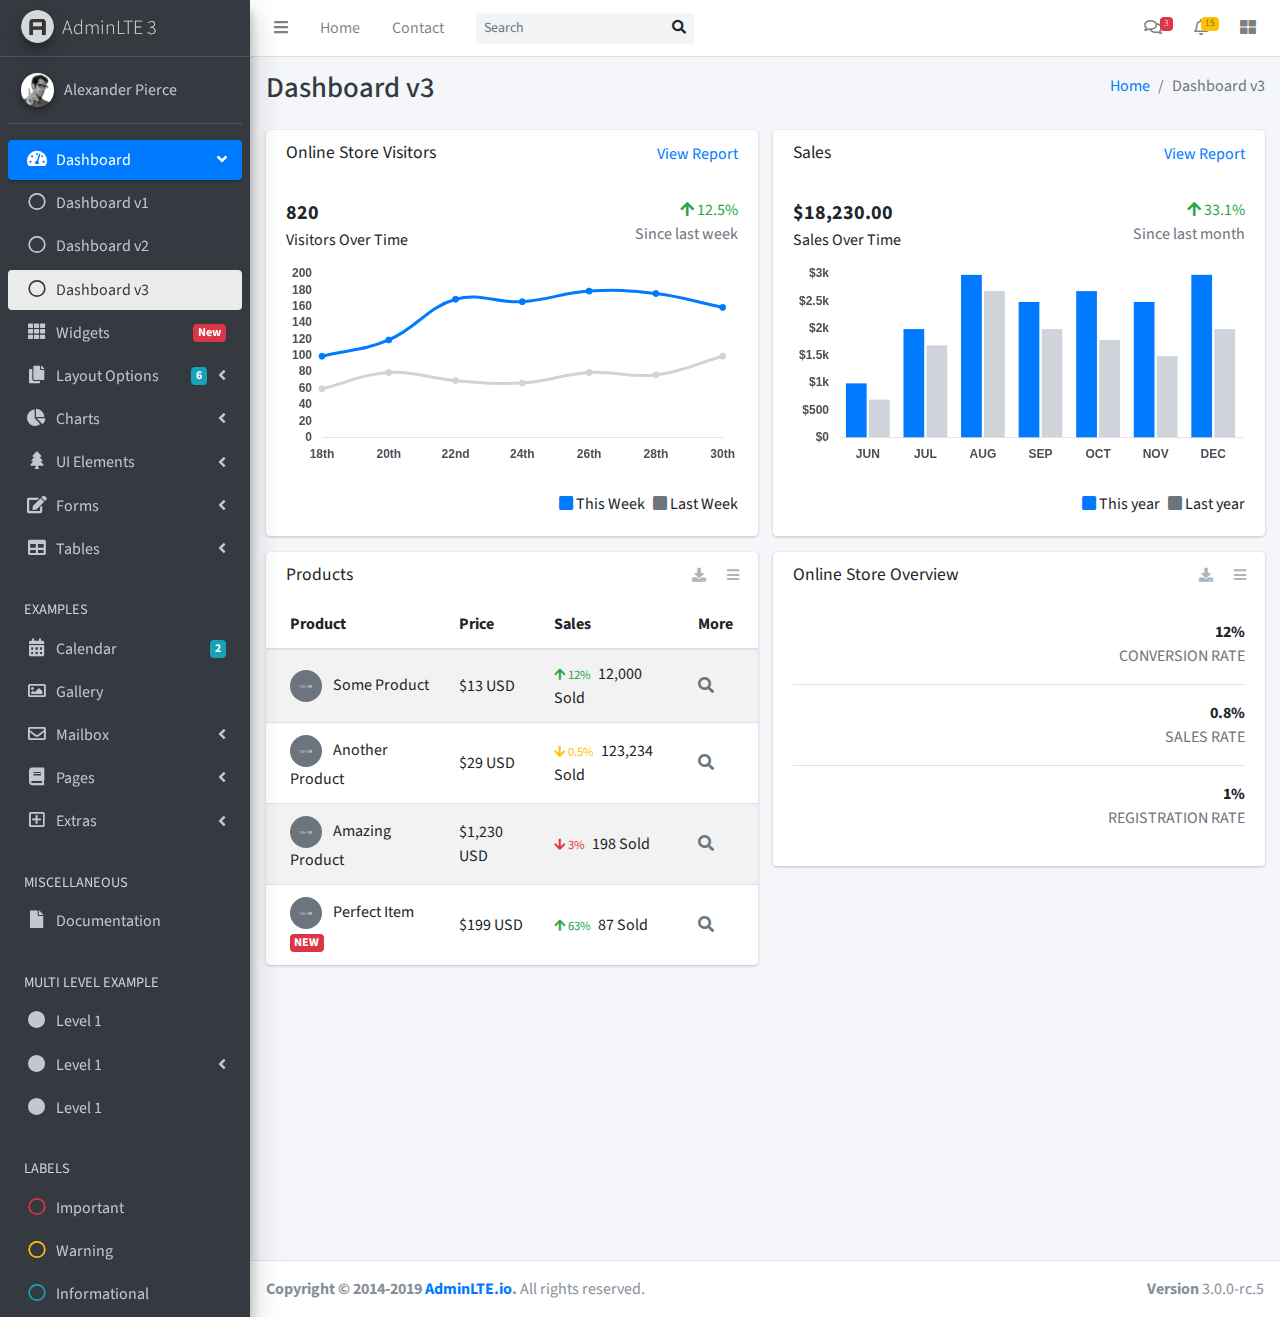
<file: _template/AdminLTE-3.0.0-rc.5/index3.html>
<!DOCTYPE html>
<html lang="en">
<head>
  <meta charset="utf-8">
  <meta name="viewport" content="width=device-width, initial-scale=1">
  <meta http-equiv="x-ua-compatible" content="ie=edge">

  <title>AdminLTE 3 | Dashboard 3</title>

  <!-- Font Awesome Icons -->
  <link rel="stylesheet" href="plugins/fontawesome-free/css/all.min.css">
  <!-- IonIcons -->
  <link rel="stylesheet" href="http://code.ionicframework.com/ionicons/2.0.1/css/ionicons.min.css">
  <!-- Theme style -->
  <link rel="stylesheet" href="dist/css/adminlte.min.css">
  <!-- Google Font: Source Sans Pro -->
  <link href="https://fonts.googleapis.com/css?family=Source+Sans+Pro:300,400,400i,700" rel="stylesheet">
</head>
<!--
BODY TAG OPTIONS:
=================
Apply one or more of the following classes to to the body tag
to get the desired effect
|---------------------------------------------------------|
|LAYOUT OPTIONS | sidebar-collapse                        |
|               | sidebar-mini                            |
|---------------------------------------------------------|
-->
<body class="hold-transition sidebar-mini">
<div class="wrapper">
  <!-- Navbar -->
  <nav class="main-header navbar navbar-expand navbar-white navbar-light">
    <!-- Left navbar links -->
    <ul class="navbar-nav">
      <li class="nav-item">
        <a class="nav-link" data-widget="pushmenu" href="#"><i class="fas fa-bars"></i></a>
      </li>
      <li class="nav-item d-none d-sm-inline-block">
        <a href="index3.html" class="nav-link">Home</a>
      </li>
      <li class="nav-item d-none d-sm-inline-block">
        <a href="#" class="nav-link">Contact</a>
      </li>
    </ul>

    <!-- SEARCH FORM -->
    <form class="form-inline ml-3">
      <div class="input-group input-group-sm">
        <input class="form-control form-control-navbar" type="search" placeholder="Search" aria-label="Search">
        <div class="input-group-append">
          <button class="btn btn-navbar" type="submit">
            <i class="fas fa-search"></i>
          </button>
        </div>
      </div>
    </form>

    <!-- Right navbar links -->
    <ul class="navbar-nav ml-auto">
      <!-- Messages Dropdown Menu -->
      <li class="nav-item dropdown">
        <a class="nav-link" data-toggle="dropdown" href="#">
          <i class="far fa-comments"></i>
          <span class="badge badge-danger navbar-badge">3</span>
        </a>
        <div class="dropdown-menu dropdown-menu-lg dropdown-menu-right">
          <a href="#" class="dropdown-item">
            <!-- Message Start -->
            <div class="media">
              <img src="dist/img/user1-128x128.jpg" alt="User Avatar" class="img-size-50 mr-3 img-circle">
              <div class="media-body">
                <h3 class="dropdown-item-title">
                  Brad Diesel
                  <span class="float-right text-sm text-danger"><i class="fas fa-star"></i></span>
                </h3>
                <p class="text-sm">Call me whenever you can...</p>
                <p class="text-sm text-muted"><i class="far fa-clock mr-1"></i> 4 Hours Ago</p>
              </div>
            </div>
            <!-- Message End -->
          </a>
          <div class="dropdown-divider"></div>
          <a href="#" class="dropdown-item">
            <!-- Message Start -->
            <div class="media">
              <img src="dist/img/user8-128x128.jpg" alt="User Avatar" class="img-size-50 img-circle mr-3">
              <div class="media-body">
                <h3 class="dropdown-item-title">
                  John Pierce
                  <span class="float-right text-sm text-muted"><i class="fas fa-star"></i></span>
                </h3>
                <p class="text-sm">I got your message bro</p>
                <p class="text-sm text-muted"><i class="far fa-clock mr-1"></i> 4 Hours Ago</p>
              </div>
            </div>
            <!-- Message End -->
          </a>
          <div class="dropdown-divider"></div>
          <a href="#" class="dropdown-item">
            <!-- Message Start -->
            <div class="media">
              <img src="dist/img/user3-128x128.jpg" alt="User Avatar" class="img-size-50 img-circle mr-3">
              <div class="media-body">
                <h3 class="dropdown-item-title">
                  Nora Silvester
                  <span class="float-right text-sm text-warning"><i class="fas fa-star"></i></span>
                </h3>
                <p class="text-sm">The subject goes here</p>
                <p class="text-sm text-muted"><i class="far fa-clock mr-1"></i> 4 Hours Ago</p>
              </div>
            </div>
            <!-- Message End -->
          </a>
          <div class="dropdown-divider"></div>
          <a href="#" class="dropdown-item dropdown-footer">See All Messages</a>
        </div>
      </li>
      <!-- Notifications Dropdown Menu -->
      <li class="nav-item dropdown">
        <a class="nav-link" data-toggle="dropdown" href="#">
          <i class="far fa-bell"></i>
          <span class="badge badge-warning navbar-badge">15</span>
        </a>
        <div class="dropdown-menu dropdown-menu-lg dropdown-menu-right">
          <span class="dropdown-item dropdown-header">15 Notifications</span>
          <div class="dropdown-divider"></div>
          <a href="#" class="dropdown-item">
            <i class="fas fa-envelope mr-2"></i> 4 new messages
            <span class="float-right text-muted text-sm">3 mins</span>
          </a>
          <div class="dropdown-divider"></div>
          <a href="#" class="dropdown-item">
            <i class="fas fa-users mr-2"></i> 8 friend requests
            <span class="float-right text-muted text-sm">12 hours</span>
          </a>
          <div class="dropdown-divider"></div>
          <a href="#" class="dropdown-item">
            <i class="fas fa-file mr-2"></i> 3 new reports
            <span class="float-right text-muted text-sm">2 days</span>
          </a>
          <div class="dropdown-divider"></div>
          <a href="#" class="dropdown-item dropdown-footer">See All Notifications</a>
        </div>
      </li>
      <li class="nav-item">
        <a class="nav-link" data-widget="control-sidebar" data-slide="true" href="#"><i
            class="fas fa-th-large"></i></a>
      </li>
    </ul>
  </nav>
  <!-- /.navbar -->

  <!-- Main Sidebar Container -->
  <aside class="main-sidebar sidebar-dark-primary elevation-4">
    <!-- Brand Logo -->
    <a href="index3.html" class="brand-link">
      <img src="dist/img/AdminLTELogo.png" alt="AdminLTE Logo" class="brand-image img-circle elevation-3"
           style="opacity: .8">
      <span class="brand-text font-weight-light">AdminLTE 3</span>
    </a>

    <!-- Sidebar -->
    <div class="sidebar">
      <!-- Sidebar user panel (optional) -->
      <div class="user-panel mt-3 pb-3 mb-3 d-flex">
        <div class="image">
          <img src="dist/img/user2-160x160.jpg" class="img-circle elevation-2" alt="User Image">
        </div>
        <div class="info">
          <a href="#" class="d-block">Alexander Pierce</a>
        </div>
      </div>

      <!-- Sidebar Menu -->
      <nav class="mt-2">
        <ul class="nav nav-pills nav-sidebar flex-column" data-widget="treeview" role="menu" data-accordion="false">
          <!-- Add icons to the links using the .nav-icon class
               with font-awesome or any other icon font library -->
          <li class="nav-item has-treeview menu-open">
            <a href="#" class="nav-link active">
              <i class="nav-icon fas fa-tachometer-alt"></i>
              <p>
                Dashboard
                <i class="right fas fa-angle-left"></i>
              </p>
            </a>
            <ul class="nav nav-treeview">
              <li class="nav-item">
                <a href="./index.html" class="nav-link">
                  <i class="far fa-circle nav-icon"></i>
                  <p>Dashboard v1</p>
                </a>
              </li>
              <li class="nav-item">
                <a href="./index2.html" class="nav-link">
                  <i class="far fa-circle nav-icon"></i>
                  <p>Dashboard v2</p>
                </a>
              </li>
              <li class="nav-item">
                <a href="./index3.html" class="nav-link active">
                  <i class="far fa-circle nav-icon"></i>
                  <p>Dashboard v3</p>
                </a>
              </li>
            </ul>
          </li>
          <li class="nav-item">
            <a href="pages/widgets.html" class="nav-link">
              <i class="nav-icon fas fa-th"></i>
              <p>
                Widgets
                <span class="right badge badge-danger">New</span>
              </p>
            </a>
          </li>
          <li class="nav-item has-treeview">
            <a href="#" class="nav-link">
              <i class="nav-icon fas fa-copy"></i>
              <p>
                Layout Options
                <i class="fas fa-angle-left right"></i>
                <span class="badge badge-info right">6</span>
              </p>
            </a>
            <ul class="nav nav-treeview">
              <li class="nav-item">
                <a href="pages/layout/top-nav.html" class="nav-link">
                  <i class="far fa-circle nav-icon"></i>
                  <p>Top Navigation</p>
                </a>
              </li>
              <li class="nav-item">
                <a href="pages/layout/boxed.html" class="nav-link">
                  <i class="far fa-circle nav-icon"></i>
                  <p>Boxed</p>
                </a>
              </li>
              <li class="nav-item">
                <a href="pages/layout/fixed-sidebar.html" class="nav-link">
                  <i class="far fa-circle nav-icon"></i>
                  <p>Fixed Sidebar</p>
                </a>
              </li>
              <li class="nav-item">
                <a href="pages/layout/fixed-topnav.html" class="nav-link">
                  <i class="far fa-circle nav-icon"></i>
                  <p>Fixed Navbar</p>
                </a>
              </li>
              <li class="nav-item">
                <a href="pages/layout/fixed-footer.html" class="nav-link">
                  <i class="far fa-circle nav-icon"></i>
                  <p>Fixed Footer</p>
                </a>
              </li>
              <li class="nav-item">
                <a href="pages/layout/collapsed-sidebar.html" class="nav-link">
                  <i class="far fa-circle nav-icon"></i>
                  <p>Collapsed Sidebar</p>
                </a>
              </li>
            </ul>
          </li>
          <li class="nav-item has-treeview">
            <a href="#" class="nav-link">
              <i class="nav-icon fas fa-chart-pie"></i>
              <p>
                Charts
                <i class="right fas fa-angle-left"></i>
              </p>
            </a>
            <ul class="nav nav-treeview">
              <li class="nav-item">
                <a href="pages/charts/chartjs.html" class="nav-link">
                  <i class="far fa-circle nav-icon"></i>
                  <p>ChartJS</p>
                </a>
              </li>
              <li class="nav-item">
                <a href="pages/charts/flot.html" class="nav-link">
                  <i class="far fa-circle nav-icon"></i>
                  <p>Flot</p>
                </a>
              </li>
              <li class="nav-item">
                <a href="pages/charts/inline.html" class="nav-link">
                  <i class="far fa-circle nav-icon"></i>
                  <p>Inline</p>
                </a>
              </li>
            </ul>
          </li>
          <li class="nav-item has-treeview">
            <a href="#" class="nav-link">
              <i class="nav-icon fas fa-tree"></i>
              <p>
                UI Elements
                <i class="fas fa-angle-left right"></i>
              </p>
            </a>
            <ul class="nav nav-treeview">
              <li class="nav-item">
                <a href="pages/UI/general.html" class="nav-link">
                  <i class="far fa-circle nav-icon"></i>
                  <p>General</p>
                </a>
              </li>
              <li class="nav-item">
                <a href="pages/UI/icons.html" class="nav-link">
                  <i class="far fa-circle nav-icon"></i>
                  <p>Icons</p>
                </a>
              </li>
              <li class="nav-item">
                <a href="pages/UI/buttons.html" class="nav-link">
                  <i class="far fa-circle nav-icon"></i>
                  <p>Buttons</p>
                </a>
              </li>
              <li class="nav-item">
                <a href="pages/UI/sliders.html" class="nav-link">
                  <i class="far fa-circle nav-icon"></i>
                  <p>Sliders</p>
                </a>
              </li>
              <li class="nav-item">
                <a href="pages/UI/modals.html" class="nav-link">
                  <i class="far fa-circle nav-icon"></i>
                  <p>Modals & Alerts</p>
                </a>
              </li>
              <li class="nav-item">
                <a href="pages/UI/navbar.html" class="nav-link">
                  <i class="far fa-circle nav-icon"></i>
                  <p>Navbar & Tabs</p>
                </a>
              </li>
              <li class="nav-item">
                <a href="pages/UI/timeline.html" class="nav-link">
                  <i class="far fa-circle nav-icon"></i>
                  <p>Timeline</p>
                </a>
              </li>
              <li class="nav-item">
                <a href="pages/UI/ribbons.html" class="nav-link">
                  <i class="far fa-circle nav-icon"></i>
                  <p>Ribbons</p>
                </a>
              </li>
            </ul>
          </li>
          <li class="nav-item has-treeview">
            <a href="#" class="nav-link">
              <i class="nav-icon fas fa-edit"></i>
              <p>
                Forms
                <i class="fas fa-angle-left right"></i>
              </p>
            </a>
            <ul class="nav nav-treeview">
              <li class="nav-item">
                <a href="pages/forms/general.html" class="nav-link">
                  <i class="far fa-circle nav-icon"></i>
                  <p>General Elements</p>
                </a>
              </li>
              <li class="nav-item">
                <a href="pages/forms/advanced.html" class="nav-link">
                  <i class="far fa-circle nav-icon"></i>
                  <p>Advanced Elements</p>
                </a>
              </li>
              <li class="nav-item">
                <a href="pages/forms/editors.html" class="nav-link">
                  <i class="far fa-circle nav-icon"></i>
                  <p>Editors</p>
                </a>
              </li>
            </ul>
          </li>
          <li class="nav-item has-treeview">
            <a href="#" class="nav-link">
              <i class="nav-icon fas fa-table"></i>
              <p>
                Tables
                <i class="fas fa-angle-left right"></i>
              </p>
            </a>
            <ul class="nav nav-treeview">
              <li class="nav-item">
                <a href="pages/tables/simple.html" class="nav-link">
                  <i class="far fa-circle nav-icon"></i>
                  <p>Simple Tables</p>
                </a>
              </li>
              <li class="nav-item">
                <a href="pages/tables/data.html" class="nav-link">
                  <i class="far fa-circle nav-icon"></i>
                  <p>DataTables</p>
                </a>
              </li>
              <li class="nav-item">
                <a href="pages/tables/jsgrid.html" class="nav-link">
                  <i class="far fa-circle nav-icon"></i>
                  <p>jsGrid</p>
                </a>
              </li>
            </ul>
          </li>
          <li class="nav-header">EXAMPLES</li>
          <li class="nav-item">
            <a href="pages/calendar.html" class="nav-link">
              <i class="nav-icon fas fa-calendar-alt"></i>
              <p>
                Calendar
                <span class="badge badge-info right">2</span>
              </p>
            </a>
          </li>
          <li class="nav-item">
            <a href="pages/gallery.html" class="nav-link">
              <i class="nav-icon far fa-image"></i>
              <p>
                Gallery
              </p>
            </a>
          </li>
          <li class="nav-item has-treeview">
            <a href="#" class="nav-link">
              <i class="nav-icon far fa-envelope"></i>
              <p>
                Mailbox
                <i class="fas fa-angle-left right"></i>
              </p>
            </a>
            <ul class="nav nav-treeview">
              <li class="nav-item">
                <a href="pages/mailbox/mailbox.html" class="nav-link">
                  <i class="far fa-circle nav-icon"></i>
                  <p>Inbox</p>
                </a>
              </li>
              <li class="nav-item">
                <a href="pages/mailbox/compose.html" class="nav-link">
                  <i class="far fa-circle nav-icon"></i>
                  <p>Compose</p>
                </a>
              </li>
              <li class="nav-item">
                <a href="pages/mailbox/read-mail.html" class="nav-link">
                  <i class="far fa-circle nav-icon"></i>
                  <p>Read</p>
                </a>
              </li>
            </ul>
          </li>
          <li class="nav-item has-treeview">
            <a href="#" class="nav-link">
              <i class="nav-icon fas fa-book"></i>
              <p>
                Pages
                <i class="fas fa-angle-left right"></i>
              </p>
            </a>
            <ul class="nav nav-treeview">
              <li class="nav-item">
                <a href="pages/examples/invoice.html" class="nav-link">
                  <i class="far fa-circle nav-icon"></i>
                  <p>Invoice</p>
                </a>
              </li>
              <li class="nav-item">
                <a href="pages/examples/profile.html" class="nav-link">
                  <i class="far fa-circle nav-icon"></i>
                  <p>Profile</p>
                </a>
              </li>
              <li class="nav-item">
                <a href="pages/examples/e_commerce.html" class="nav-link">
                  <i class="far fa-circle nav-icon"></i>
                  <p>E-commerce</p>
                </a>
              </li>
              <li class="nav-item">
                <a href="pages/examples/projects.html" class="nav-link">
                  <i class="far fa-circle nav-icon"></i>
                  <p>Projects</p>
                </a>
              </li>
              <li class="nav-item">
                <a href="pages/examples/project_add.html" class="nav-link">
                  <i class="far fa-circle nav-icon"></i>
                  <p>Project Add</p>
                </a>
              </li>
              <li class="nav-item">
                <a href="pages/examples/project_edit.html" class="nav-link">
                  <i class="far fa-circle nav-icon"></i>
                  <p>Project Edit</p>
                </a>
              </li>
              <li class="nav-item">
                <a href="pages/examples/project_detail.html" class="nav-link">
                  <i class="far fa-circle nav-icon"></i>
                  <p>Project Detail</p>
                </a>
              </li>
              <li class="nav-item">
                <a href="pages/examples/contacts.html" class="nav-link">
                  <i class="far fa-circle nav-icon"></i>
                  <p>Contacts</p>
                </a>
              </li>
            </ul>
          </li>
          <li class="nav-item has-treeview">
            <a href="#" class="nav-link">
              <i class="nav-icon far fa-plus-square"></i>
              <p>
                Extras
                <i class="fas fa-angle-left right"></i>
              </p>
            </a>
            <ul class="nav nav-treeview">
              <li class="nav-item">
                <a href="pages/examples/login.html" class="nav-link">
                  <i class="far fa-circle nav-icon"></i>
                  <p>Login</p>
                </a>
              </li>
              <li class="nav-item">
                <a href="pages/examples/register.html" class="nav-link">
                  <i class="far fa-circle nav-icon"></i>
                  <p>Register</p>
                </a>
              </li>
              <li class="nav-item">
                <a href="pages/examples/lockscreen.html" class="nav-link">
                  <i class="far fa-circle nav-icon"></i>
                  <p>Lockscreen</p>
                </a>
              </li>
              <li class="nav-item">
                <a href="pages/examples/legacy-user-menu.html" class="nav-link">
                  <i class="far fa-circle nav-icon"></i>
                  <p>Legacy User Menu</p>
                </a>
              </li>
              <li class="nav-item">
                <a href="pages/examples/language-menu.html" class="nav-link">
                  <i class="far fa-circle nav-icon"></i>
                  <p>Language Menu</p>
                </a>
              </li>
              <li class="nav-item">
                <a href="pages/examples/404.html" class="nav-link">
                  <i class="far fa-circle nav-icon"></i>
                  <p>Error 404</p>
                </a>
              </li>
              <li class="nav-item">
                <a href="pages/examples/500.html" class="nav-link">
                  <i class="far fa-circle nav-icon"></i>
                  <p>Error 500</p>
                </a>
              </li>
              <li class="nav-item">
                <a href="pages/examples/pace.html" class="nav-link">
                  <i class="far fa-circle nav-icon"></i>
                  <p>Pace</p>
                </a>
              </li>
              <li class="nav-item">
                <a href="pages/examples/blank.html" class="nav-link">
                  <i class="far fa-circle nav-icon"></i>
                  <p>Blank Page</p>
                </a>
              </li>
              <li class="nav-item">
                <a href="starter.html" class="nav-link">
                  <i class="far fa-circle nav-icon"></i>
                  <p>Starter Page</p>
                </a>
              </li>
            </ul>
          </li>
          <li class="nav-header">MISCELLANEOUS</li>
          <li class="nav-item">
            <a href="https://adminlte.io/docs/3.0" class="nav-link">
              <i class="nav-icon fas fa-file"></i>
              <p>Documentation</p>
            </a>
          </li>
          <li class="nav-header">MULTI LEVEL EXAMPLE</li>
          <li class="nav-item">
            <a href="#" class="nav-link">
              <i class="fas fa-circle nav-icon"></i>
              <p>Level 1</p>
            </a>
          </li>
          <li class="nav-item has-treeview">
            <a href="#" class="nav-link">
              <i class="nav-icon fas fa-circle"></i>
              <p>
                Level 1
                <i class="right fas fa-angle-left"></i>
              </p>
            </a>
            <ul class="nav nav-treeview">
              <li class="nav-item">
                <a href="#" class="nav-link">
                  <i class="far fa-circle nav-icon"></i>
                  <p>Level 2</p>
                </a>
              </li>
              <li class="nav-item has-treeview">
                <a href="#" class="nav-link">
                  <i class="far fa-circle nav-icon"></i>
                  <p>
                    Level 2
                    <i class="right fas fa-angle-left"></i>
                  </p>
                </a>
                <ul class="nav nav-treeview">
                  <li class="nav-item">
                    <a href="#" class="nav-link">
                      <i class="far fa-dot-circle nav-icon"></i>
                      <p>Level 3</p>
                    </a>
                  </li>
                  <li class="nav-item">
                    <a href="#" class="nav-link">
                      <i class="far fa-dot-circle nav-icon"></i>
                      <p>Level 3</p>
                    </a>
                  </li>
                  <li class="nav-item">
                    <a href="#" class="nav-link">
                      <i class="far fa-dot-circle nav-icon"></i>
                      <p>Level 3</p>
                    </a>
                  </li>
                </ul>
              </li>
              <li class="nav-item">
                <a href="#" class="nav-link">
                  <i class="far fa-circle nav-icon"></i>
                  <p>Level 2</p>
                </a>
              </li>
            </ul>
          </li>
          <li class="nav-item">
            <a href="#" class="nav-link">
              <i class="fas fa-circle nav-icon"></i>
              <p>Level 1</p>
            </a>
          </li>
          <li class="nav-header">LABELS</li>
          <li class="nav-item">
            <a href="#" class="nav-link">
              <i class="nav-icon far fa-circle text-danger"></i>
              <p class="text">Important</p>
            </a>
          </li>
          <li class="nav-item">
            <a href="#" class="nav-link">
              <i class="nav-icon far fa-circle text-warning"></i>
              <p>Warning</p>
            </a>
          </li>
          <li class="nav-item">
            <a href="#" class="nav-link">
              <i class="nav-icon far fa-circle text-info"></i>
              <p>Informational</p>
            </a>
          </li>
        </ul>
      </nav>
      <!-- /.sidebar-menu -->
    </div>
    <!-- /.sidebar -->
  </aside>

  <!-- Content Wrapper. Contains page content -->
  <div class="content-wrapper">
    <!-- Content Header (Page header) -->
    <div class="content-header">
      <div class="container-fluid">
        <div class="row mb-2">
          <div class="col-sm-6">
            <h1 class="m-0 text-dark">Dashboard v3</h1>
          </div><!-- /.col -->
          <div class="col-sm-6">
            <ol class="breadcrumb float-sm-right">
              <li class="breadcrumb-item"><a href="#">Home</a></li>
              <li class="breadcrumb-item active">Dashboard v3</li>
            </ol>
          </div><!-- /.col -->
        </div><!-- /.row -->
      </div><!-- /.container-fluid -->
    </div>
    <!-- /.content-header -->

    <!-- Main content -->
    <div class="content">
      <div class="container-fluid">
        <div class="row">
          <div class="col-lg-6">
            <div class="card">
              <div class="card-header border-0">
                <div class="d-flex justify-content-between">
                  <h3 class="card-title">Online Store Visitors</h3>
                  <a href="javascript:void(0);">View Report</a>
                </div>
              </div>
              <div class="card-body">
                <div class="d-flex">
                  <p class="d-flex flex-column">
                    <span class="text-bold text-lg">820</span>
                    <span>Visitors Over Time</span>
                  </p>
                  <p class="ml-auto d-flex flex-column text-right">
                    <span class="text-success">
                      <i class="fas fa-arrow-up"></i> 12.5%
                    </span>
                    <span class="text-muted">Since last week</span>
                  </p>
                </div>
                <!-- /.d-flex -->

                <div class="position-relative mb-4">
                  <canvas id="visitors-chart" height="200"></canvas>
                </div>

                <div class="d-flex flex-row justify-content-end">
                  <span class="mr-2">
                    <i class="fas fa-square text-primary"></i> This Week
                  </span>

                  <span>
                    <i class="fas fa-square text-gray"></i> Last Week
                  </span>
                </div>
              </div>
            </div>
            <!-- /.card -->

            <div class="card">
              <div class="card-header border-0">
                <h3 class="card-title">Products</h3>
                <div class="card-tools">
                  <a href="#" class="btn btn-tool btn-sm">
                    <i class="fas fa-download"></i>
                  </a>
                  <a href="#" class="btn btn-tool btn-sm">
                    <i class="fas fa-bars"></i>
                  </a>
                </div>
              </div>
              <div class="card-body p-0">
                <table class="table table-striped table-valign-middle">
                  <thead>
                  <tr>
                    <th>Product</th>
                    <th>Price</th>
                    <th>Sales</th>
                    <th>More</th>
                  </tr>
                  </thead>
                  <tbody>
                  <tr>
                    <td>
                      <img src="dist/img/default-150x150.png" alt="Product 1" class="img-circle img-size-32 mr-2">
                      Some Product
                    </td>
                    <td>$13 USD</td>
                    <td>
                      <small class="text-success mr-1">
                        <i class="fas fa-arrow-up"></i>
                        12%
                      </small>
                      12,000 Sold
                    </td>
                    <td>
                      <a href="#" class="text-muted">
                        <i class="fas fa-search"></i>
                      </a>
                    </td>
                  </tr>
                  <tr>
                    <td>
                      <img src="dist/img/default-150x150.png" alt="Product 1" class="img-circle img-size-32 mr-2">
                      Another Product
                    </td>
                    <td>$29 USD</td>
                    <td>
                      <small class="text-warning mr-1">
                        <i class="fas fa-arrow-down"></i>
                        0.5%
                      </small>
                      123,234 Sold
                    </td>
                    <td>
                      <a href="#" class="text-muted">
                        <i class="fas fa-search"></i>
                      </a>
                    </td>
                  </tr>
                  <tr>
                    <td>
                      <img src="dist/img/default-150x150.png" alt="Product 1" class="img-circle img-size-32 mr-2">
                      Amazing Product
                    </td>
                    <td>$1,230 USD</td>
                    <td>
                      <small class="text-danger mr-1">
                        <i class="fas fa-arrow-down"></i>
                        3%
                      </small>
                      198 Sold
                    </td>
                    <td>
                      <a href="#" class="text-muted">
                        <i class="fas fa-search"></i>
                      </a>
                    </td>
                  </tr>
                  <tr>
                    <td>
                      <img src="dist/img/default-150x150.png" alt="Product 1" class="img-circle img-size-32 mr-2">
                      Perfect Item
                      <span class="badge bg-danger">NEW</span>
                    </td>
                    <td>$199 USD</td>
                    <td>
                      <small class="text-success mr-1">
                        <i class="fas fa-arrow-up"></i>
                        63%
                      </small>
                      87 Sold
                    </td>
                    <td>
                      <a href="#" class="text-muted">
                        <i class="fas fa-search"></i>
                      </a>
                    </td>
                  </tr>
                  </tbody>
                </table>
              </div>
            </div>
            <!-- /.card -->
          </div>
          <!-- /.col-md-6 -->
          <div class="col-lg-6">
            <div class="card">
              <div class="card-header border-0">
                <div class="d-flex justify-content-between">
                  <h3 class="card-title">Sales</h3>
                  <a href="javascript:void(0);">View Report</a>
                </div>
              </div>
              <div class="card-body">
                <div class="d-flex">
                  <p class="d-flex flex-column">
                    <span class="text-bold text-lg">$18,230.00</span>
                    <span>Sales Over Time</span>
                  </p>
                  <p class="ml-auto d-flex flex-column text-right">
                    <span class="text-success">
                      <i class="fas fa-arrow-up"></i> 33.1%
                    </span>
                    <span class="text-muted">Since last month</span>
                  </p>
                </div>
                <!-- /.d-flex -->

                <div class="position-relative mb-4">
                  <canvas id="sales-chart" height="200"></canvas>
                </div>

                <div class="d-flex flex-row justify-content-end">
                  <span class="mr-2">
                    <i class="fas fa-square text-primary"></i> This year
                  </span>

                  <span>
                    <i class="fas fa-square text-gray"></i> Last year
                  </span>
                </div>
              </div>
            </div>
            <!-- /.card -->

            <div class="card">
              <div class="card-header border-0">
                <h3 class="card-title">Online Store Overview</h3>
                <div class="card-tools">
                  <a href="#" class="btn btn-sm btn-tool">
                    <i class="fas fa-download"></i>
                  </a>
                  <a href="#" class="btn btn-sm btn-tool">
                    <i class="fas fa-bars"></i>
                  </a>
                </div>
              </div>
              <div class="card-body">
                <div class="d-flex justify-content-between align-items-center border-bottom mb-3">
                  <p class="text-success text-xl">
                    <i class="ion ion-ios-refresh-empty"></i>
                  </p>
                  <p class="d-flex flex-column text-right">
                    <span class="font-weight-bold">
                      <i class="ion ion-android-arrow-up text-success"></i> 12%
                    </span>
                    <span class="text-muted">CONVERSION RATE</span>
                  </p>
                </div>
                <!-- /.d-flex -->
                <div class="d-flex justify-content-between align-items-center border-bottom mb-3">
                  <p class="text-warning text-xl">
                    <i class="ion ion-ios-cart-outline"></i>
                  </p>
                  <p class="d-flex flex-column text-right">
                    <span class="font-weight-bold">
                      <i class="ion ion-android-arrow-up text-warning"></i> 0.8%
                    </span>
                    <span class="text-muted">SALES RATE</span>
                  </p>
                </div>
                <!-- /.d-flex -->
                <div class="d-flex justify-content-between align-items-center mb-0">
                  <p class="text-danger text-xl">
                    <i class="ion ion-ios-people-outline"></i>
                  </p>
                  <p class="d-flex flex-column text-right">
                    <span class="font-weight-bold">
                      <i class="ion ion-android-arrow-down text-danger"></i> 1%
                    </span>
                    <span class="text-muted">REGISTRATION RATE</span>
                  </p>
                </div>
                <!-- /.d-flex -->
              </div>
            </div>
          </div>
          <!-- /.col-md-6 -->
        </div>
        <!-- /.row -->
      </div>
      <!-- /.container-fluid -->
    </div>
    <!-- /.content -->
  </div>
  <!-- /.content-wrapper -->

  <!-- Control Sidebar -->
  <aside class="control-sidebar control-sidebar-dark">
    <!-- Control sidebar content goes here -->
  </aside>
  <!-- /.control-sidebar -->

  <!-- Main Footer -->
  <footer class="main-footer">
    <strong>Copyright &copy; 2014-2019 <a href="http://adminlte.io">AdminLTE.io</a>.</strong>
    All rights reserved.
    <div class="float-right d-none d-sm-inline-block">
      <b>Version</b> 3.0.0-rc.5
    </div>
  </footer>
</div>
<!-- ./wrapper -->

<!-- REQUIRED SCRIPTS -->

<!-- jQuery -->
<script src="plugins/jquery/jquery.min.js"></script>
<!-- Bootstrap -->
<script src="plugins/bootstrap/js/bootstrap.bundle.min.js"></script>
<!-- AdminLTE -->
<script src="dist/js/adminlte.js"></script>

<!-- OPTIONAL SCRIPTS -->
<script src="plugins/chart.js/Chart.min.js"></script>
<script src="dist/js/demo.js"></script>
<script src="dist/js/pages/dashboard3.js"></script>
</body>
</html>
</file>
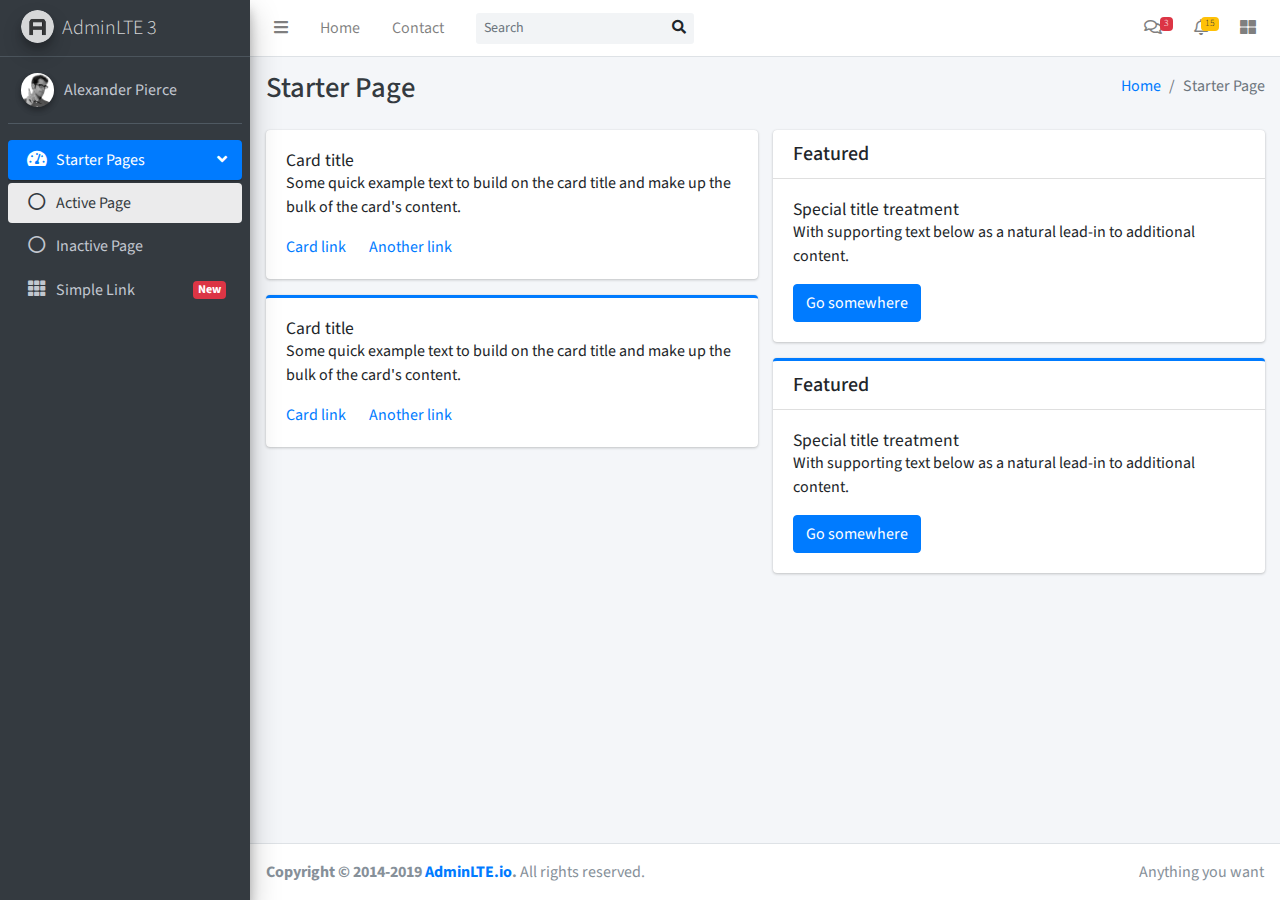
<file: _template/AdminLTE-3.0.0-rc.5/starter.html>
<!DOCTYPE html>
<!--
This is a starter template page. Use this page to start your new project from
scratch. This page gets rid of all links and provides the needed markup only.
-->
<html lang="en">
<head>
  <meta charset="utf-8">
  <meta name="viewport" content="width=device-width, initial-scale=1">
  <meta http-equiv="x-ua-compatible" content="ie=edge">

  <title>AdminLTE 3 | Starter</title>

  <!-- Font Awesome Icons -->
  <link rel="stylesheet" href="plugins/fontawesome-free/css/all.min.css">
  <!-- Theme style -->
  <link rel="stylesheet" href="dist/css/adminlte.min.css">
  <!-- Google Font: Source Sans Pro -->
  <link href="https://fonts.googleapis.com/css?family=Source+Sans+Pro:300,400,400i,700" rel="stylesheet">
</head>
<body class="hold-transition sidebar-mini">
<div class="wrapper">

  <!-- Navbar -->
  <nav class="main-header navbar navbar-expand navbar-white navbar-light">
    <!-- Left navbar links -->
    <ul class="navbar-nav">
      <li class="nav-item">
        <a class="nav-link" data-widget="pushmenu" href="#"><i class="fas fa-bars"></i></a>
      </li>
      <li class="nav-item d-none d-sm-inline-block">
        <a href="index3.html" class="nav-link">Home</a>
      </li>
      <li class="nav-item d-none d-sm-inline-block">
        <a href="#" class="nav-link">Contact</a>
      </li>
    </ul>

    <!-- SEARCH FORM -->
    <form class="form-inline ml-3">
      <div class="input-group input-group-sm">
        <input class="form-control form-control-navbar" type="search" placeholder="Search" aria-label="Search">
        <div class="input-group-append">
          <button class="btn btn-navbar" type="submit">
            <i class="fas fa-search"></i>
          </button>
        </div>
      </div>
    </form>

    <!-- Right navbar links -->
    <ul class="navbar-nav ml-auto">
      <!-- Messages Dropdown Menu -->
      <li class="nav-item dropdown">
        <a class="nav-link" data-toggle="dropdown" href="#">
          <i class="far fa-comments"></i>
          <span class="badge badge-danger navbar-badge">3</span>
        </a>
        <div class="dropdown-menu dropdown-menu-lg dropdown-menu-right">
          <a href="#" class="dropdown-item">
            <!-- Message Start -->
            <div class="media">
              <img src="dist/img/user1-128x128.jpg" alt="User Avatar" class="img-size-50 mr-3 img-circle">
              <div class="media-body">
                <h3 class="dropdown-item-title">
                  Brad Diesel
                  <span class="float-right text-sm text-danger"><i class="fas fa-star"></i></span>
                </h3>
                <p class="text-sm">Call me whenever you can...</p>
                <p class="text-sm text-muted"><i class="far fa-clock mr-1"></i> 4 Hours Ago</p>
              </div>
            </div>
            <!-- Message End -->
          </a>
          <div class="dropdown-divider"></div>
          <a href="#" class="dropdown-item">
            <!-- Message Start -->
            <div class="media">
              <img src="dist/img/user8-128x128.jpg" alt="User Avatar" class="img-size-50 img-circle mr-3">
              <div class="media-body">
                <h3 class="dropdown-item-title">
                  John Pierce
                  <span class="float-right text-sm text-muted"><i class="fas fa-star"></i></span>
                </h3>
                <p class="text-sm">I got your message bro</p>
                <p class="text-sm text-muted"><i class="far fa-clock mr-1"></i> 4 Hours Ago</p>
              </div>
            </div>
            <!-- Message End -->
          </a>
          <div class="dropdown-divider"></div>
          <a href="#" class="dropdown-item">
            <!-- Message Start -->
            <div class="media">
              <img src="dist/img/user3-128x128.jpg" alt="User Avatar" class="img-size-50 img-circle mr-3">
              <div class="media-body">
                <h3 class="dropdown-item-title">
                  Nora Silvester
                  <span class="float-right text-sm text-warning"><i class="fas fa-star"></i></span>
                </h3>
                <p class="text-sm">The subject goes here</p>
                <p class="text-sm text-muted"><i class="far fa-clock mr-1"></i> 4 Hours Ago</p>
              </div>
            </div>
            <!-- Message End -->
          </a>
          <div class="dropdown-divider"></div>
          <a href="#" class="dropdown-item dropdown-footer">See All Messages</a>
        </div>
      </li>
      <!-- Notifications Dropdown Menu -->
      <li class="nav-item dropdown">
        <a class="nav-link" data-toggle="dropdown" href="#">
          <i class="far fa-bell"></i>
          <span class="badge badge-warning navbar-badge">15</span>
        </a>
        <div class="dropdown-menu dropdown-menu-lg dropdown-menu-right">
          <span class="dropdown-header">15 Notifications</span>
          <div class="dropdown-divider"></div>
          <a href="#" class="dropdown-item">
            <i class="fas fa-envelope mr-2"></i> 4 new messages
            <span class="float-right text-muted text-sm">3 mins</span>
          </a>
          <div class="dropdown-divider"></div>
          <a href="#" class="dropdown-item">
            <i class="fas fa-users mr-2"></i> 8 friend requests
            <span class="float-right text-muted text-sm">12 hours</span>
          </a>
          <div class="dropdown-divider"></div>
          <a href="#" class="dropdown-item">
            <i class="fas fa-file mr-2"></i> 3 new reports
            <span class="float-right text-muted text-sm">2 days</span>
          </a>
          <div class="dropdown-divider"></div>
          <a href="#" class="dropdown-item dropdown-footer">See All Notifications</a>
        </div>
      </li>
      <li class="nav-item">
        <a class="nav-link" data-widget="control-sidebar" data-slide="true" href="#"><i
            class="fas fa-th-large"></i></a>
      </li>
    </ul>
  </nav>
  <!-- /.navbar -->

  <!-- Main Sidebar Container -->
  <aside class="main-sidebar sidebar-dark-primary elevation-4">
    <!-- Brand Logo -->
    <a href="index3.html" class="brand-link">
      <img src="dist/img/AdminLTELogo.png" alt="AdminLTE Logo" class="brand-image img-circle elevation-3"
           style="opacity: .8">
      <span class="brand-text font-weight-light">AdminLTE 3</span>
    </a>

    <!-- Sidebar -->
    <div class="sidebar">
      <!-- Sidebar user panel (optional) -->
      <div class="user-panel mt-3 pb-3 mb-3 d-flex">
        <div class="image">
          <img src="dist/img/user2-160x160.jpg" class="img-circle elevation-2" alt="User Image">
        </div>
        <div class="info">
          <a href="#" class="d-block">Alexander Pierce</a>
        </div>
      </div>

      <!-- Sidebar Menu -->
      <nav class="mt-2">
        <ul class="nav nav-pills nav-sidebar flex-column" data-widget="treeview" role="menu" data-accordion="false">
          <!-- Add icons to the links using the .nav-icon class
               with font-awesome or any other icon font library -->
          <li class="nav-item has-treeview menu-open">
            <a href="#" class="nav-link active">
              <i class="nav-icon fas fa-tachometer-alt"></i>
              <p>
                Starter Pages
                <i class="right fas fa-angle-left"></i>
              </p>
            </a>
            <ul class="nav nav-treeview">
              <li class="nav-item">
                <a href="#" class="nav-link active">
                  <i class="far fa-circle nav-icon"></i>
                  <p>Active Page</p>
                </a>
              </li>
              <li class="nav-item">
                <a href="#" class="nav-link">
                  <i class="far fa-circle nav-icon"></i>
                  <p>Inactive Page</p>
                </a>
              </li>
            </ul>
          </li>
          <li class="nav-item">
            <a href="#" class="nav-link">
              <i class="nav-icon fas fa-th"></i>
              <p>
                Simple Link
                <span class="right badge badge-danger">New</span>
              </p>
            </a>
          </li>
        </ul>
      </nav>
      <!-- /.sidebar-menu -->
    </div>
    <!-- /.sidebar -->
  </aside>

  <!-- Content Wrapper. Contains page content -->
  <div class="content-wrapper">
    <!-- Content Header (Page header) -->
    <div class="content-header">
      <div class="container-fluid">
        <div class="row mb-2">
          <div class="col-sm-6">
            <h1 class="m-0 text-dark">Starter Page</h1>
          </div><!-- /.col -->
          <div class="col-sm-6">
            <ol class="breadcrumb float-sm-right">
              <li class="breadcrumb-item"><a href="#">Home</a></li>
              <li class="breadcrumb-item active">Starter Page</li>
            </ol>
          </div><!-- /.col -->
        </div><!-- /.row -->
      </div><!-- /.container-fluid -->
    </div>
    <!-- /.content-header -->

    <!-- Main content -->
    <div class="content">
      <div class="container-fluid">
        <div class="row">
          <div class="col-lg-6">
            <div class="card">
              <div class="card-body">
                <h5 class="card-title">Card title</h5>

                <p class="card-text">
                  Some quick example text to build on the card title and make up the bulk of the card's
                  content.
                </p>

                <a href="#" class="card-link">Card link</a>
                <a href="#" class="card-link">Another link</a>
              </div>
            </div>

            <div class="card card-primary card-outline">
              <div class="card-body">
                <h5 class="card-title">Card title</h5>

                <p class="card-text">
                  Some quick example text to build on the card title and make up the bulk of the card's
                  content.
                </p>
                <a href="#" class="card-link">Card link</a>
                <a href="#" class="card-link">Another link</a>
              </div>
            </div><!-- /.card -->
          </div>
          <!-- /.col-md-6 -->
          <div class="col-lg-6">
            <div class="card">
              <div class="card-header">
                <h5 class="m-0">Featured</h5>
              </div>
              <div class="card-body">
                <h6 class="card-title">Special title treatment</h6>

                <p class="card-text">With supporting text below as a natural lead-in to additional content.</p>
                <a href="#" class="btn btn-primary">Go somewhere</a>
              </div>
            </div>

            <div class="card card-primary card-outline">
              <div class="card-header">
                <h5 class="m-0">Featured</h5>
              </div>
              <div class="card-body">
                <h6 class="card-title">Special title treatment</h6>

                <p class="card-text">With supporting text below as a natural lead-in to additional content.</p>
                <a href="#" class="btn btn-primary">Go somewhere</a>
              </div>
            </div>
          </div>
          <!-- /.col-md-6 -->
        </div>
        <!-- /.row -->
      </div><!-- /.container-fluid -->
    </div>
    <!-- /.content -->
  </div>
  <!-- /.content-wrapper -->

  <!-- Control Sidebar -->
  <aside class="control-sidebar control-sidebar-dark">
    <!-- Control sidebar content goes here -->
    <div class="p-3">
      <h5>Title</h5>
      <p>Sidebar content</p>
    </div>
  </aside>
  <!-- /.control-sidebar -->

  <!-- Main Footer -->
  <footer class="main-footer">
    <!-- To the right -->
    <div class="float-right d-none d-sm-inline">
      Anything you want
    </div>
    <!-- Default to the left -->
    <strong>Copyright &copy; 2014-2019 <a href="https://adminlte.io">AdminLTE.io</a>.</strong> All rights reserved.
  </footer>
</div>
<!-- ./wrapper -->

<!-- REQUIRED SCRIPTS -->

<!-- jQuery -->
<script src="plugins/jquery/jquery.min.js"></script>
<!-- Bootstrap 4 -->
<script src="plugins/bootstrap/js/bootstrap.bundle.min.js"></script>
<!-- AdminLTE App -->
<script src="dist/js/adminlte.min.js"></script>
</body>
</html>
</file>
<file: _template/AdminLTE-3.0.0-rc.5/plugins/daterangepicker/daterangepicker.css>
.daterangepicker {
  position: absolute;
  color: inherit;
  background-color: #fff;
  border-radius: 4px;
  border: 1px solid #ddd;
  width: 278px;
  max-width: none;
  padding: 0;
  margin-top: 7px;
  top: 100px;
  left: 20px;
  z-index: 3001;
  display: none;
  font-family: arial;
  font-size: 15px;
  line-height: 1em;
}

.daterangepicker:before, .daterangepicker:after {
  position: absolute;
  display: inline-block;
  border-bottom-color: rgba(0, 0, 0, 0.2);
  content: '';
}

.daterangepicker:before {
  top: -7px;
  border-right: 7px solid transparent;
  border-left: 7px solid transparent;
  border-bottom: 7px solid #ccc;
}

.daterangepicker:after {
  top: -6px;
  border-right: 6px solid transparent;
  border-bottom: 6px solid #fff;
  border-left: 6px solid transparent;
}

.daterangepicker.opensleft:before {
  right: 9px;
}

.daterangepicker.opensleft:after {
  right: 10px;
}

.daterangepicker.openscenter:before {
  left: 0;
  right: 0;
  width: 0;
  margin-left: auto;
  margin-right: auto;
}

.daterangepicker.openscenter:after {
  left: 0;
  right: 0;
  width: 0;
  margin-left: auto;
  margin-right: auto;
}

.daterangepicker.opensright:before {
  left: 9px;
}

.daterangepicker.opensright:after {
  left: 10px;
}

.daterangepicker.drop-up {
  margin-top: -7px;
}

.daterangepicker.drop-up:before {
  top: initial;
  bottom: -7px;
  border-bottom: initial;
  border-top: 7px solid #ccc;
}

.daterangepicker.drop-up:after {
  top: initial;
  bottom: -6px;
  border-bottom: initial;
  border-top: 6px solid #fff;
}

.daterangepicker.single .daterangepicker .ranges, .daterangepicker.single .drp-calendar {
  float: none;
}

.daterangepicker.single .drp-selected {
  display: none;
}

.daterangepicker.show-calendar .drp-calendar {
  display: block;
}

.daterangepicker.show-calendar .drp-buttons {
  display: block;
}

.daterangepicker.auto-apply .drp-buttons {
  display: none;
}

.daterangepicker .drp-calendar {
  display: none;
  max-width: 270px;
}

.daterangepicker .drp-calendar.left {
  padding: 8px 0 8px 8px;
}

.daterangepicker .drp-calendar.right {
  padding: 8px;
}

.daterangepicker .drp-calendar.single .calendar-table {
  border: none;
}

.daterangepicker .calendar-table .next span, .daterangepicker .calendar-table .prev span {
  color: #fff;
  border: solid black;
  border-width: 0 2px 2px 0;
  border-radius: 0;
  display: inline-block;
  padding: 3px;
}

.daterangepicker .calendar-table .next span {
  transform: rotate(-45deg);
  -webkit-transform: rotate(-45deg);
}

.daterangepicker .calendar-table .prev span {
  transform: rotate(135deg);
  -webkit-transform: rotate(135deg);
}

.daterangepicker .calendar-table th, .daterangepicker .calendar-table td {
  white-space: nowrap;
  text-align: center;
  vertical-align: middle;
  min-width: 32px;
  width: 32px;
  height: 24px;
  line-height: 24px;
  font-size: 12px;
  border-radius: 4px;
  border: 1px solid transparent;
  white-space: nowrap;
  cursor: pointer;
}

.daterangepicker .calendar-table {
  border: 1px solid #fff;
  border-radius: 4px;
  background-color: #fff;
}

.daterangepicker .calendar-table table {
  width: 100%;
  margin: 0;
  border-spacing: 0;
  border-collapse: collapse;
}

.daterangepicker td.available:hover, .daterangepicker th.available:hover {
  background-color: #eee;
  border-color: transparent;
  color: inherit;
}

.daterangepicker td.week, .daterangepicker th.week {
  font-size: 80%;
  color: #ccc;
}

.daterangepicker td.off, .daterangepicker td.off.in-range, .daterangepicker td.off.start-date, .daterangepicker td.off.end-date {
  background-color: #fff;
  border-color: transparent;
  color: #999;
}

.daterangepicker td.in-range {
  background-color: #ebf4f8;
  border-color: transparent;
  color: #000;
  border-radius: 0;
}

.daterangepicker td.start-date {
  border-radius: 4px 0 0 4px;
}

.daterangepicker td.end-date {
  border-radius: 0 4px 4px 0;
}

.daterangepicker td.start-date.end-date {
  border-radius: 4px;
}

.daterangepicker td.active, .daterangepicker td.active:hover {
  background-color: #357ebd;
  border-color: transparent;
  color: #fff;
}

.daterangepicker th.month {
  width: auto;
}

.daterangepicker td.disabled, .daterangepicker option.disabled {
  color: #999;
  cursor: not-allowed;
  text-decoration: line-through;
}

.daterangepicker select.monthselect, .daterangepicker select.yearselect {
  font-size: 12px;
  padding: 1px;
  height: auto;
  margin: 0;
  cursor: default;
}

.daterangepicker select.monthselect {
  margin-right: 2%;
  width: 56%;
}

.daterangepicker select.yearselect {
  width: 40%;
}

.daterangepicker select.hourselect, .daterangepicker select.minuteselect, .daterangepicker select.secondselect, .daterangepicker select.ampmselect {
  width: 50px;
  margin: 0 auto;
  background: #eee;
  border: 1px solid #eee;
  padding: 2px;
  outline: 0;
  font-size: 12px;
}

.daterangepicker .calendar-time {
  text-align: center;
  margin: 4px auto 0 auto;
  line-height: 30px;
  position: relative;
}

.daterangepicker .calendar-time select.disabled {
  color: #ccc;
  cursor: not-allowed;
}

.daterangepicker .drp-buttons {
  clear: both;
  text-align: right;
  padding: 8px;
  border-top: 1px solid #ddd;
  display: none;
  line-height: 12px;
  vertical-align: middle;
}

.daterangepicker .drp-selected {
  display: inline-block;
  font-size: 12px;
  padding-right: 8px;
}

.daterangepicker .drp-buttons .btn {
  margin-left: 8px;
  font-size: 12px;
  font-weight: bold;
  padding: 4px 8px;
}

.daterangepicker.show-ranges.single.rtl .drp-calendar.left {
  border-right: 1px solid #ddd;
}

.daterangepicker.show-ranges.single.ltr .drp-calendar.left {
  border-left: 1px solid #ddd;
}

.daterangepicker.show-ranges.rtl .drp-calendar.right {
  border-right: 1px solid #ddd;
}

.daterangepicker.show-ranges.ltr .drp-calendar.left {
  border-left: 1px solid #ddd;
}

.daterangepicker .ranges {
  float: none;
  text-align: left;
  margin: 0;
}

.daterangepicker.show-calendar .ranges {
  margin-top: 8px;
}

.daterangepicker .ranges ul {
  list-style: none;
  margin: 0 auto;
  padding: 0;
  width: 100%;
}

.daterangepicker .ranges li {
  font-size: 12px;
  padding: 8px 12px;
  cursor: pointer;
}

.daterangepicker .ranges li:hover {
  background-color: #eee;
}

.daterangepicker .ranges li.active {
  background-color: #08c;
  color: #fff;
}

/*  Larger Screen Styling */
@media (min-width: 564px) {
  .daterangepicker {
    width: auto;
  }

  .daterangepicker .ranges ul {
    width: 140px;
  }

  .daterangepicker.single .ranges ul {
    width: 100%;
  }

  .daterangepicker.single .drp-calendar.left {
    clear: none;
  }

  .daterangepicker.single .ranges, .daterangepicker.single .drp-calendar {
    float: left;
  }

  .daterangepicker {
    direction: ltr;
    text-align: left;
  }

  .daterangepicker .drp-calendar.left {
    clear: left;
    margin-right: 0;
  }

  .daterangepicker .drp-calendar.left .calendar-table {
    border-right: none;
    border-top-right-radius: 0;
    border-bottom-right-radius: 0;
  }

  .daterangepicker .drp-calendar.right {
    margin-left: 0;
  }

  .daterangepicker .drp-calendar.right .calendar-table {
    border-left: none;
    border-top-left-radius: 0;
    border-bottom-left-radius: 0;
  }

  .daterangepicker .drp-calendar.left .calendar-table {
    padding-right: 8px;
  }

  .daterangepicker .ranges, .daterangepicker .drp-calendar {
    float: left;
  }
}

@media (min-width: 730px) {
  .daterangepicker .ranges {
    width: auto;
  }

  .daterangepicker .ranges {
    float: left;
  }

  .daterangepicker.rtl .ranges {
    float: right;
  }

  .daterangepicker .drp-calendar.left {
    clear: none !important;
  }
}
</file>
<file: _template/AdminLTE-3.0.0-rc.5/plugins/summernote/summernote-bs4.css>
@font-face{font-family:"summernote";font-style:normal;font-weight:normal;src:url("./font/summernote.eot?1d9aeaaff0a8939558a45be6cd52cd4c");src:url("./font/summernote.eot?1d9aeaaff0a8939558a45be6cd52cd4c#iefix") format("embedded-opentype"),url("./font/summernote.woff?1d9aeaaff0a8939558a45be6cd52cd4c") format("woff"),url("./font/summernote.ttf?1d9aeaaff0a8939558a45be6cd52cd4c") format("truetype")}[class^="note-icon-"]:before,[class*=" note-icon-"]:before{display:inline-block;font:normal normal normal 14px summernote;font-size:inherit;-webkit-font-smoothing:antialiased;text-decoration:inherit;text-rendering:auto;text-transform:none;vertical-align:middle;speak:none;-moz-osx-font-smoothing:grayscale}.note-icon-align-center:before,.note-icon-align-indent:before,.note-icon-align-justify:before,.note-icon-align-left:before,.note-icon-align-outdent:before,.note-icon-align-right:before,.note-icon-align:before,.note-icon-arrow-circle-down:before,.note-icon-arrow-circle-left:before,.note-icon-arrow-circle-right:before,.note-icon-arrow-circle-up:before,.note-icon-arrows-alt:before,.note-icon-arrows-h:before,.note-icon-arrows-v:before,.note-icon-bold:before,.note-icon-caret:before,.note-icon-chain-broken:before,.note-icon-circle:before,.note-icon-close:before,.note-icon-code:before,.note-icon-col-after:before,.note-icon-col-before:before,.note-icon-col-remove:before,.note-icon-eraser:before,.note-icon-float-left:before,.note-icon-float-none:before,.note-icon-float-right:before,.note-icon-font:before,.note-icon-frame:before,.note-icon-italic:before,.note-icon-link:before,.note-icon-magic:before,.note-icon-menu-check:before,.note-icon-minus:before,.note-icon-orderedlist:before,.note-icon-pencil:before,.note-icon-picture:before,.note-icon-question:before,.note-icon-redo:before,.note-icon-rollback:before,.note-icon-row-above:before,.note-icon-row-below:before,.note-icon-row-remove:before,.note-icon-special-character:before,.note-icon-square:before,.note-icon-strikethrough:before,.note-icon-subscript:before,.note-icon-summernote:before,.note-icon-superscript:before,.note-icon-table:before,.note-icon-text-height:before,.note-icon-trash:before,.note-icon-underline:before,.note-icon-undo:before,.note-icon-unorderedlist:before,.note-icon-video:before{display:inline-block;font-family:"summernote";font-style:normal;font-weight:normal;text-decoration:inherit}.note-icon-align-center:before{content:"\f101"}.note-icon-align-indent:before{content:"\f102"}.note-icon-align-justify:before{content:"\f103"}.note-icon-align-left:before{content:"\f104"}.note-icon-align-outdent:before{content:"\f105"}.note-icon-align-right:before{content:"\f106"}.note-icon-align:before{content:"\f107"}.note-icon-arrow-circle-down:before{content:"\f108"}.note-icon-arrow-circle-left:before{content:"\f109"}.note-icon-arrow-circle-right:before{content:"\f10a"}.note-icon-arrow-circle-up:before{content:"\f10b"}.note-icon-arrows-alt:before{content:"\f10c"}.note-icon-arrows-h:before{content:"\f10d"}.note-icon-arrows-v:before{content:"\f10e"}.note-icon-bold:before{content:"\f10f"}.note-icon-caret:before{content:"\f110"}.note-icon-chain-broken:before{content:"\f111"}.note-icon-circle:before{content:"\f112"}.note-icon-close:before{content:"\f113"}.note-icon-code:before{content:"\f114"}.note-icon-col-after:before{content:"\f115"}.note-icon-col-before:before{content:"\f116"}.note-icon-col-remove:before{content:"\f117"}.note-icon-eraser:before{content:"\f118"}.note-icon-float-left:before{content:"\f119"}.note-icon-float-none:before{content:"\f11a"}.note-icon-float-right:before{content:"\f11b"}.note-icon-font:before{content:"\f11c"}.note-icon-frame:before{content:"\f11d"}.note-icon-italic:before{content:"\f11e"}.note-icon-link:before{content:"\f11f"}.note-icon-magic:before{content:"\f120"}.note-icon-menu-check:before{content:"\f121"}.note-icon-minus:before{content:"\f122"}.note-icon-orderedlist:before{content:"\f123"}.note-icon-pencil:before{content:"\f124"}.note-icon-picture:before{content:"\f125"}.note-icon-question:before{content:"\f126"}.note-icon-redo:before{content:"\f127"}.note-icon-rollback:before{content:"\f128"}.note-icon-row-above:before{content:"\f129"}.note-icon-row-below:before{content:"\f12a"}.note-icon-row-remove:before{content:"\f12b"}.note-icon-special-character:before{content:"\f12c"}.note-icon-square:before{content:"\f12d"}.note-icon-strikethrough:before{content:"\f12e"}.note-icon-subscript:before{content:"\f12f"}.note-icon-summernote:before{content:"\f130"}.note-icon-superscript:before{content:"\f131"}.note-icon-table:before{content:"\f132"}.note-icon-text-height:before{content:"\f133"}.note-icon-trash:before{content:"\f134"}.note-icon-underline:before{content:"\f135"}.note-icon-undo:before{content:"\f136"}.note-icon-unorderedlist:before{content:"\f137"}.note-icon-video:before{content:"\f138"}.note-editor{position:relative}.note-editor .note-dropzone{position:absolute;z-index:100;display:none;color:#87cefa;background-color:#fff;opacity:.95}.note-editor .note-dropzone .note-dropzone-message{display:table-cell;font-size:28px;font-weight:700;text-align:center;vertical-align:middle}.note-editor .note-dropzone.hover{color:#098ddf}.note-editor.dragover .note-dropzone{display:table}.note-editor .note-editing-area{position:relative}.note-editor .note-editing-area .note-editable{outline:0}.note-editor .note-editing-area .note-editable sup{vertical-align:super}.note-editor .note-editing-area .note-editable sub{vertical-align:sub}.note-editor .note-editing-area img.note-float-left{margin-right:10px}.note-editor .note-editing-area img.note-float-right{margin-left:10px}.note-editor.note-frame{border:1px solid #a9a9a9}.note-editor.note-frame.codeview .note-editing-area .note-editable{display:none}.note-editor.note-frame.codeview .note-editing-area .note-codable{display:block}.note-editor.note-frame .note-editing-area{overflow:hidden}.note-editor.note-frame .note-editing-area .note-editable{padding:10px;overflow:auto;color:#000;word-wrap:break-word;background-color:#fff}.note-editor.note-frame .note-editing-area .note-editable[contenteditable="false"]{background-color:#e5e5e5}.note-editor.note-frame .note-editing-area .note-codable{display:none;width:100%;padding:10px;margin-bottom:0;font-family:Menlo,Monaco,monospace,sans-serif;font-size:14px;color:#ccc;background-color:#222;border:0;-webkit-border-radius:0;-moz-border-radius:0;border-radius:0;outline:0;box-shadow:none;-webkit-box-sizing:border-box;-moz-box-sizing:border-box;-ms-box-sizing:border-box;box-sizing:border-box;resize:none}.note-editor.note-frame.fullscreen{position:fixed;top:0;left:0;z-index:1050;width:100%!important}.note-editor.note-frame.fullscreen .note-editable{background-color:#fff}.note-editor.note-frame.fullscreen .note-resizebar{display:none}.note-editor.note-frame .note-status-output{display:block;width:100%;height:20px;margin-bottom:0;font-size:14px;line-height:1.42857143;color:#000;border:0;border-top:1px solid #e2e2e2}.note-editor.note-frame .note-status-output:empty{height:0;border-top:0 solid transparent}.note-editor.note-frame .note-status-output .pull-right{float:right!important}.note-editor.note-frame .note-status-output .text-muted{color:#777}.note-editor.note-frame .note-status-output .text-primary{color:#286090}.note-editor.note-frame .note-status-output .text-success{color:#3c763d}.note-editor.note-frame .note-status-output .text-info{color:#31708f}.note-editor.note-frame .note-status-output .text-warning{color:#8a6d3b}.note-editor.note-frame .note-status-output .text-danger{color:#a94442}.note-editor.note-frame .note-status-output .alert{padding:7px 10px 2px 10px;margin:-7px 0 0 0;color:#000;background-color:#f5f5f5;border-radius:0}.note-editor.note-frame .note-status-output .alert .note-icon{margin-right:5px}.note-editor.note-frame .note-status-output .alert-success{color:#3c763d!important;background-color:#dff0d8!important}.note-editor.note-frame .note-status-output .alert-info{color:#31708f!important;background-color:#d9edf7!important}.note-editor.note-frame .note-status-output .alert-warning{color:#8a6d3b!important;background-color:#fcf8e3!important}.note-editor.note-frame .note-status-output .alert-danger{color:#a94442!important;background-color:#f2dede!important}.note-editor.note-frame .note-statusbar{background-color:#f5f5f5;border-top:1px solid #ddd;border-bottom-right-radius:4px;border-bottom-left-radius:4px}.note-editor.note-frame .note-statusbar .note-resizebar{width:100%;height:9px;padding-top:1px;cursor:ns-resize}.note-editor.note-frame .note-statusbar .note-resizebar .note-icon-bar{width:20px;margin:1px auto;border-top:1px solid #a9a9a9}.note-editor.note-frame .note-statusbar.locked .note-resizebar{cursor:default}.note-editor.note-frame .note-statusbar.locked .note-resizebar .note-icon-bar{display:none}.note-editor.note-frame .note-placeholder{padding:10px}.note-popover.popover{display:none;max-width:none}.note-popover.popover .popover-content a{display:inline-block;max-width:200px;overflow:hidden;text-overflow:ellipsis;white-space:nowrap;vertical-align:middle}.note-popover.popover .arrow{left:20px!important}.note-toolbar{position:relative;z-index:500}.note-popover .popover-content,.card-header.note-toolbar{padding:0 0 5px 5px;margin:0;background:#f5f5f5}.note-popover .popover-content>.btn-group,.card-header.note-toolbar>.btn-group{margin-top:5px;margin-right:5px;margin-left:0}.note-popover .popover-content .btn-group .note-table,.card-header.note-toolbar .btn-group .note-table{min-width:0;padding:5px}.note-popover .popover-content .btn-group .note-table .note-dimension-picker,.card-header.note-toolbar .btn-group .note-table .note-dimension-picker{font-size:18px}.note-popover .popover-content .btn-group .note-table .note-dimension-picker .note-dimension-picker-mousecatcher,.card-header.note-toolbar .btn-group .note-table .note-dimension-picker .note-dimension-picker-mousecatcher{position:absolute!important;z-index:3;width:10em;height:10em;cursor:pointer}.note-popover .popover-content .btn-group .note-table .note-dimension-picker .note-dimension-picker-unhighlighted,.card-header.note-toolbar .btn-group .note-table .note-dimension-picker .note-dimension-picker-unhighlighted{position:relative!important;z-index:1;width:5em;height:5em;background:url('[data-uri]') repeat}.note-popover .popover-content .btn-group .note-table .note-dimension-picker .note-dimension-picker-highlighted,.card-header.note-toolbar .btn-group .note-table .note-dimension-picker .note-dimension-picker-highlighted{position:absolute!important;z-index:2;width:1em;height:1em;background:url('[data-uri]') repeat}.note-popover .popover-content .note-style .dropdown-style blockquote,.card-header.note-toolbar .note-style .dropdown-style blockquote,.note-popover .popover-content .note-style .dropdown-style pre,.card-header.note-toolbar .note-style .dropdown-style pre{padding:5px 10px;margin:0}.note-popover .popover-content .note-style .dropdown-style h1,.card-header.note-toolbar .note-style .dropdown-style h1,.note-popover .popover-content .note-style .dropdown-style h2,.card-header.note-toolbar .note-style .dropdown-style h2,.note-popover .popover-content .note-style .dropdown-style h3,.card-header.note-toolbar .note-style .dropdown-style h3,.note-popover .popover-content .note-style .dropdown-style h4,.card-header.note-toolbar .note-style .dropdown-style h4,.note-popover .popover-content .note-style .dropdown-style h5,.card-header.note-toolbar .note-style .dropdown-style h5,.note-popover .popover-content .note-style .dropdown-style h6,.card-header.note-toolbar .note-style .dropdown-style h6,.note-popover .popover-content .note-style .dropdown-style p,.card-header.note-toolbar .note-style .dropdown-style p{padding:0;margin:0}.note-popover .popover-content .note-color-all .dropdown-menu,.card-header.note-toolbar .note-color-all .dropdown-menu{min-width:337px}.note-popover .popover-content .note-color .dropdown-toggle,.card-header.note-toolbar .note-color .dropdown-toggle{width:20px;padding-left:5px}.note-popover .popover-content .note-color .dropdown-menu .note-palette,.card-header.note-toolbar .note-color .dropdown-menu .note-palette{display:inline-block;width:160px;margin:0}.note-popover .popover-content .note-color .dropdown-menu .note-palette:first-child,.card-header.note-toolbar .note-color .dropdown-menu .note-palette:first-child{margin:0 5px}.note-popover .popover-content .note-color .dropdown-menu .note-palette .note-palette-title,.card-header.note-toolbar .note-color .dropdown-menu .note-palette .note-palette-title{margin:2px 7px;font-size:12px;text-align:center;border-bottom:1px solid #eee}.note-popover .popover-content .note-color .dropdown-menu .note-palette .note-color-reset,.card-header.note-toolbar .note-color .dropdown-menu .note-palette .note-color-reset,.note-popover .popover-content .note-color .dropdown-menu .note-palette .note-color-select,.card-header.note-toolbar .note-color .dropdown-menu .note-palette .note-color-select{width:100%;padding:0 3px;margin:3px;font-size:11px;cursor:pointer;-webkit-border-radius:5px;-moz-border-radius:5px;border-radius:5px}.note-popover .popover-content .note-color .dropdown-menu .note-palette .note-color-row,.card-header.note-toolbar .note-color .dropdown-menu .note-palette .note-color-row{height:20px}.note-popover .popover-content .note-color .dropdown-menu .note-palette .note-color-reset:hover,.card-header.note-toolbar .note-color .dropdown-menu .note-palette .note-color-reset:hover{background:#eee}.note-popover .popover-content .note-color .dropdown-menu .note-palette .note-color-select-btn,.card-header.note-toolbar .note-color .dropdown-menu .note-palette .note-color-select-btn{display:none}.note-popover .popover-content .note-color .dropdown-menu .note-palette .note-holder-custom .note-color-btn,.card-header.note-toolbar .note-color .dropdown-menu .note-palette .note-holder-custom .note-color-btn{border:1px solid #eee}.note-popover .popover-content .note-para .dropdown-menu,.card-header.note-toolbar .note-para .dropdown-menu{min-width:216px;padding:5px}.note-popover .popover-content .note-para .dropdown-menu>div:first-child,.card-header.note-toolbar .note-para .dropdown-menu>div:first-child{margin-right:5px}.note-popover .popover-content .dropdown-menu,.card-header.note-toolbar .dropdown-menu{min-width:90px}.note-popover .popover-content .dropdown-menu.right,.card-header.note-toolbar .dropdown-menu.right{right:0;left:auto}.note-popover .popover-content .dropdown-menu.right::before,.card-header.note-toolbar .dropdown-menu.right::before{right:9px;left:auto!important}.note-popover .popover-content .dropdown-menu.right::after,.card-header.note-toolbar .dropdown-menu.right::after{right:10px;left:auto!important}.note-popover .popover-content .dropdown-menu.note-check a i,.card-header.note-toolbar .dropdown-menu.note-check a i{color:deepskyblue;visibility:hidden}.note-popover .popover-content .dropdown-menu.note-check a.checked i,.card-header.note-toolbar .dropdown-menu.note-check a.checked i{visibility:visible}.note-popover .popover-content .note-fontsize-10,.card-header.note-toolbar .note-fontsize-10{font-size:10px}.note-popover .popover-content .note-color-palette,.card-header.note-toolbar .note-color-palette{line-height:1}.note-popover .popover-content .note-color-palette div .note-color-btn,.card-header.note-toolbar .note-color-palette div .note-color-btn{width:20px;height:20px;padding:0;margin:0;border:1px solid #fff}.note-popover .popover-content .note-color-palette div .note-color-btn:hover,.card-header.note-toolbar .note-color-palette div .note-color-btn:hover{border:1px solid #000}.note-dialog>div{display:none}.note-dialog .form-group{margin-right:0;margin-left:0}.note-dialog .note-modal-form{margin:0}.note-dialog .note-image-dialog .note-dropzone{min-height:100px;margin-bottom:10px;font-size:30px;line-height:4;color:lightgray;text-align:center;border:4px dashed lightgray}@-moz-document url-prefix(){.note-image-input{height:auto}}.note-placeholder{position:absolute;display:none;color:gray}.note-handle .note-control-selection{position:absolute;display:none;border:1px solid black}.note-handle .note-control-selection>div{position:absolute}.note-handle .note-control-selection .note-control-selection-bg{width:100%;height:100%;background-color:black;-webkit-opacity:.3;-khtml-opacity:.3;-moz-opacity:.3;opacity:.3;-ms-filter:alpha(opacity=30);filter:alpha(opacity=30)}.note-handle .note-control-selection .note-control-handle{width:7px;height:7px;border:1px solid black}.note-handle .note-control-selection .note-control-holder{width:7px;height:7px;border:1px solid black}.note-handle .note-control-selection .note-control-sizing{width:7px;height:7px;background-color:white;border:1px solid black}.note-handle .note-control-selection .note-control-nw{top:-5px;left:-5px;border-right:0;border-bottom:0}.note-handle .note-control-selection .note-control-ne{top:-5px;right:-5px;border-bottom:0;border-left:none}.note-handle .note-control-selection .note-control-sw{bottom:-5px;left:-5px;border-top:0;border-right:0}.note-handle .note-control-selection .note-control-se{right:-5px;bottom:-5px;cursor:se-resize}.note-handle .note-control-selection .note-control-se.note-control-holder{cursor:default;border-top:0;border-left:none}.note-handle .note-control-selection .note-control-selection-info{right:0;bottom:0;padding:5px;margin:5px;font-size:12px;color:#fff;background-color:#000;-webkit-border-radius:5px;-moz-border-radius:5px;border-radius:5px;-webkit-opacity:.7;-khtml-opacity:.7;-moz-opacity:.7;opacity:.7;-ms-filter:alpha(opacity=70);filter:alpha(opacity=70)}.note-hint-popover{min-width:100px;padding:2px}.note-hint-popover .popover-content{max-height:150px;padding:3px;overflow:auto}.note-hint-popover .popover-content .note-hint-group .note-hint-item{display:block!important;padding:3px}.note-hint-popover .popover-content .note-hint-group .note-hint-item.active,.note-hint-popover .popover-content .note-hint-group .note-hint-item:hover{display:block;clear:both;font-weight:400;line-height:1.4;color:#fff;text-decoration:none;white-space:nowrap;cursor:pointer;background-color:#428bca;outline:0}
</file>
<file: assets/css/style.css>
@media screen and (min-width: 800px) {
.pt-30{
    padding-top: 30px;
}
}
</file>
<file: _template/AdminLTE-3.0.0-rc.5/plugins/jqvmap/jqvmap.min.css>
.jqvmap-label,.jqvmap-pin{pointer-events:none}.jqvmap-label{position:absolute;display:none;-webkit-border-radius:3px;-moz-border-radius:3px;border-radius:3px;background:#292929;color:#fff;font-family:sans-serif,Verdana;font-size:smaller;padding:3px}.jqvmap-zoomin,.jqvmap-zoomout{position:absolute;left:10px;-webkit-border-radius:3px;-moz-border-radius:3px;border-radius:3px;background:#000;padding:3px;color:#fff;width:10px;height:10px;cursor:pointer;line-height:10px;text-align:center}.jqvmap-zoomin{top:10px}.jqvmap-zoomout{top:30px}.jqvmap-region{cursor:pointer}.jqvmap-ajax_response{width:100%;height:500px}
</file>
